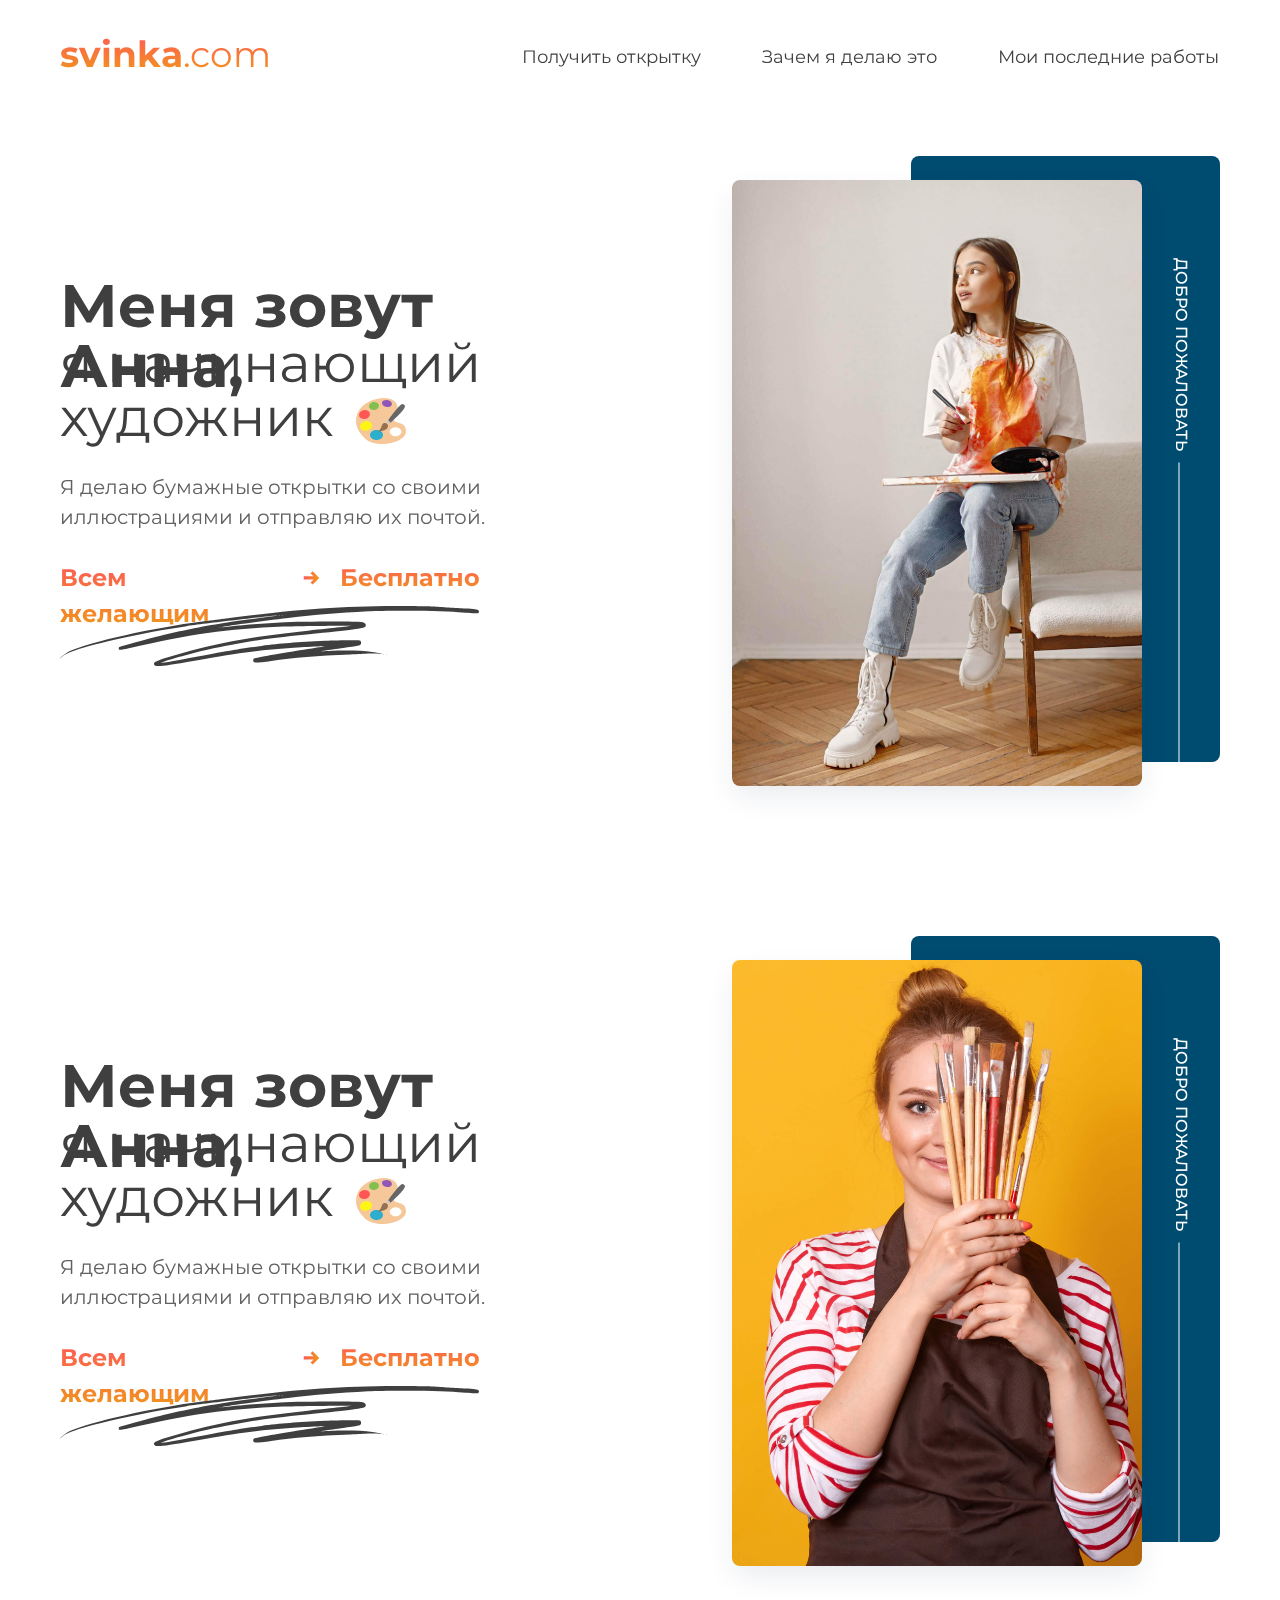
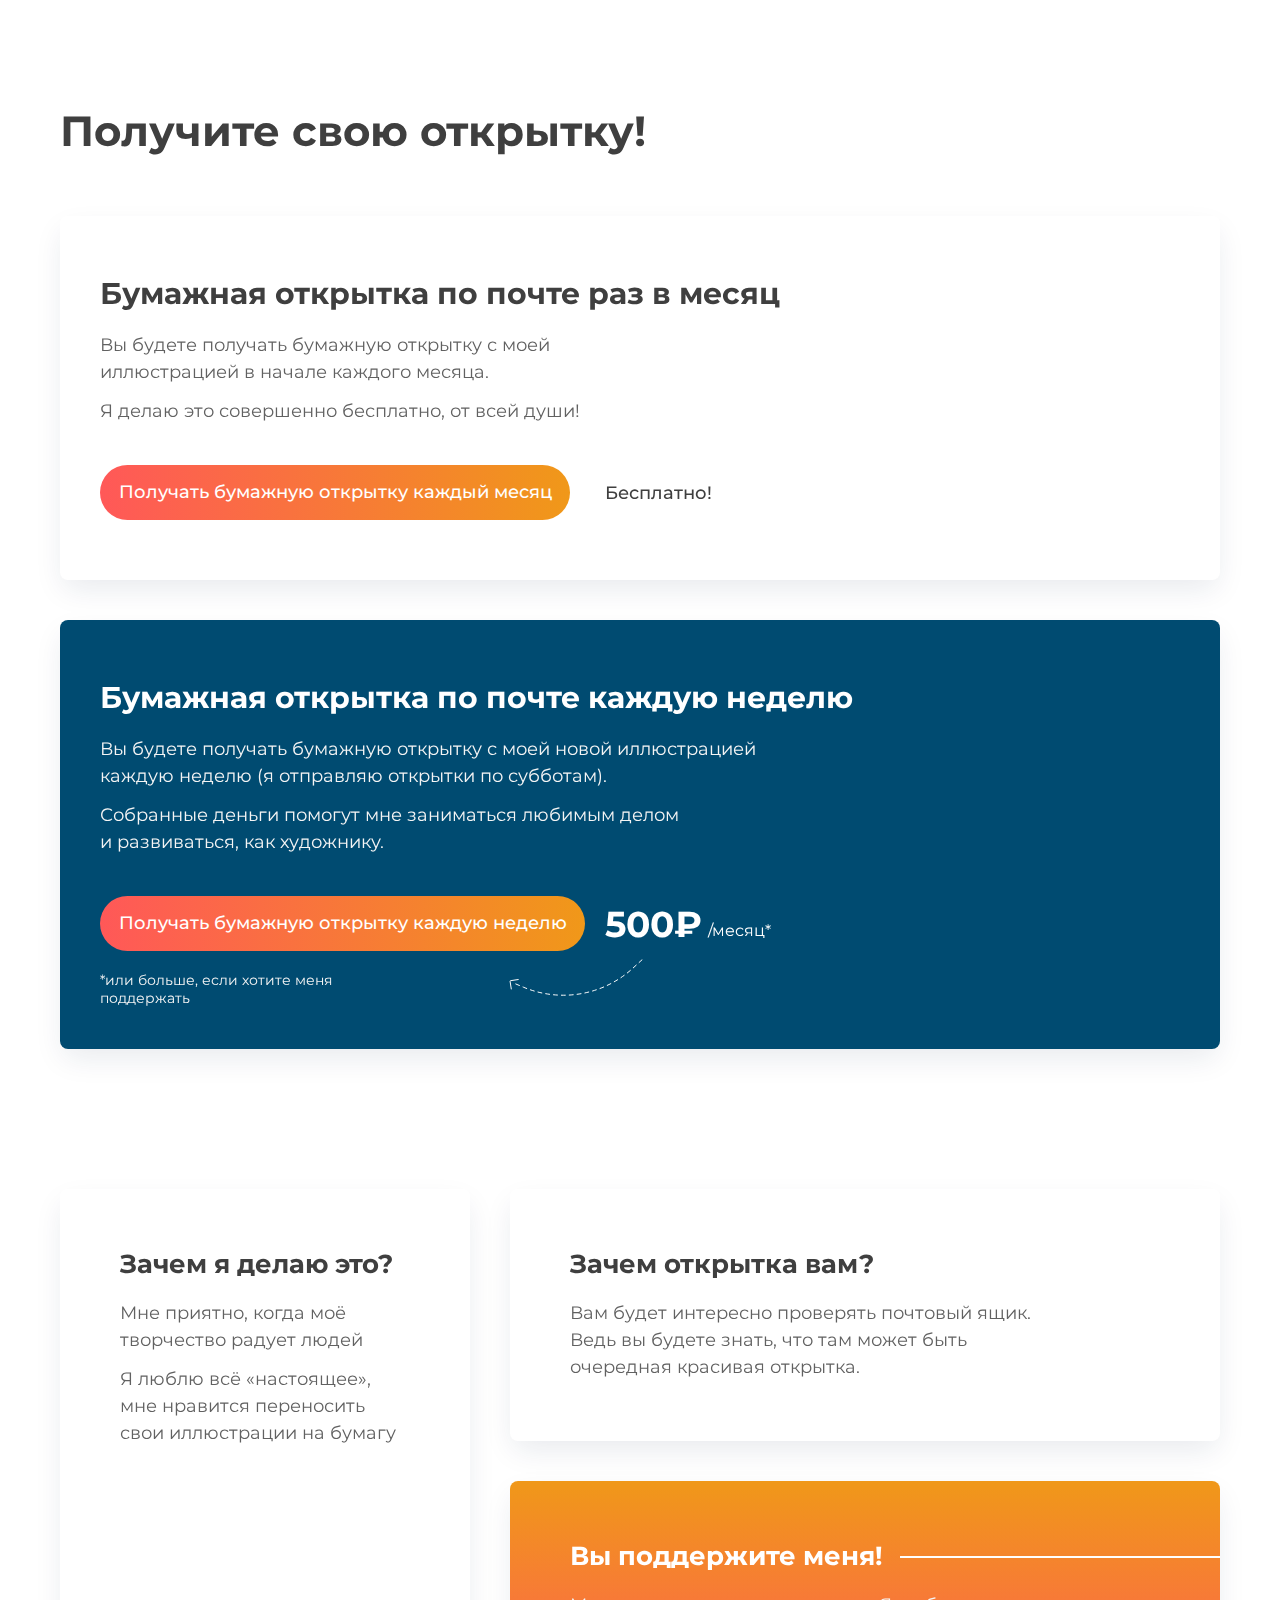
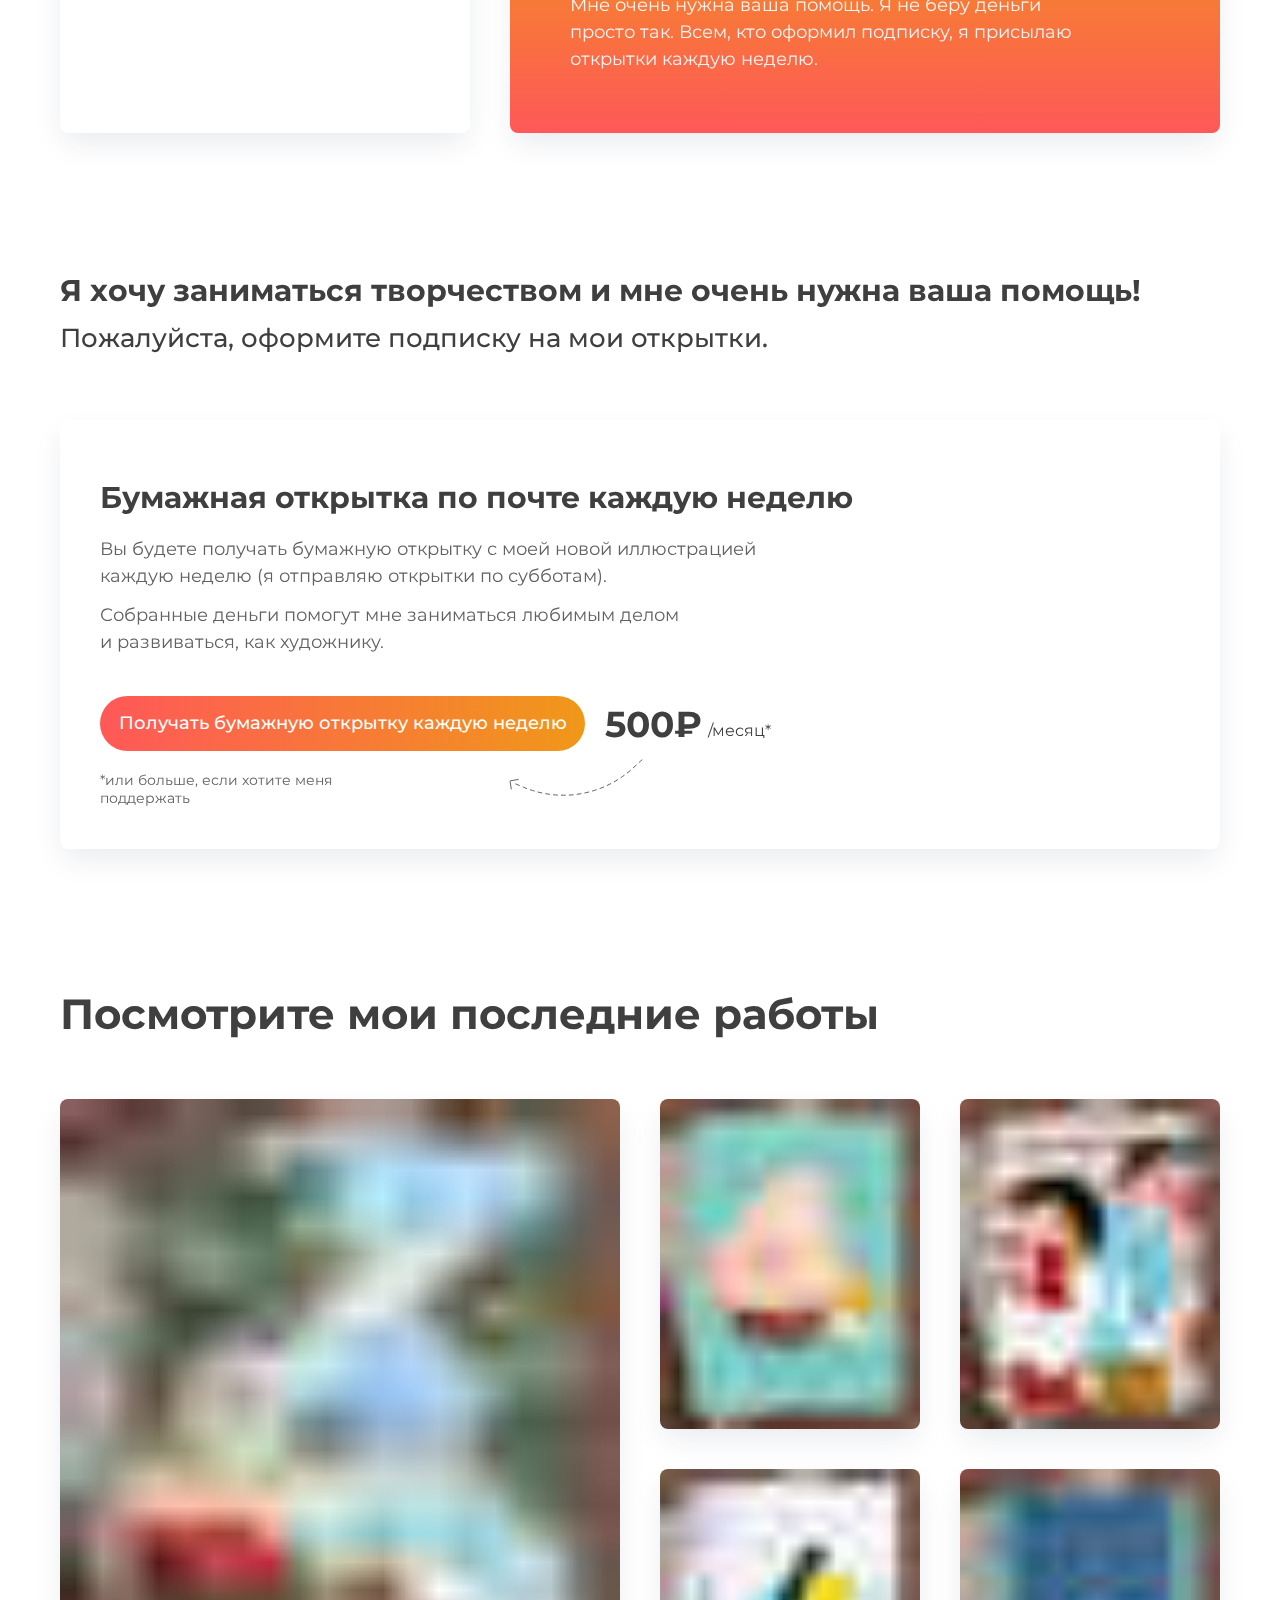
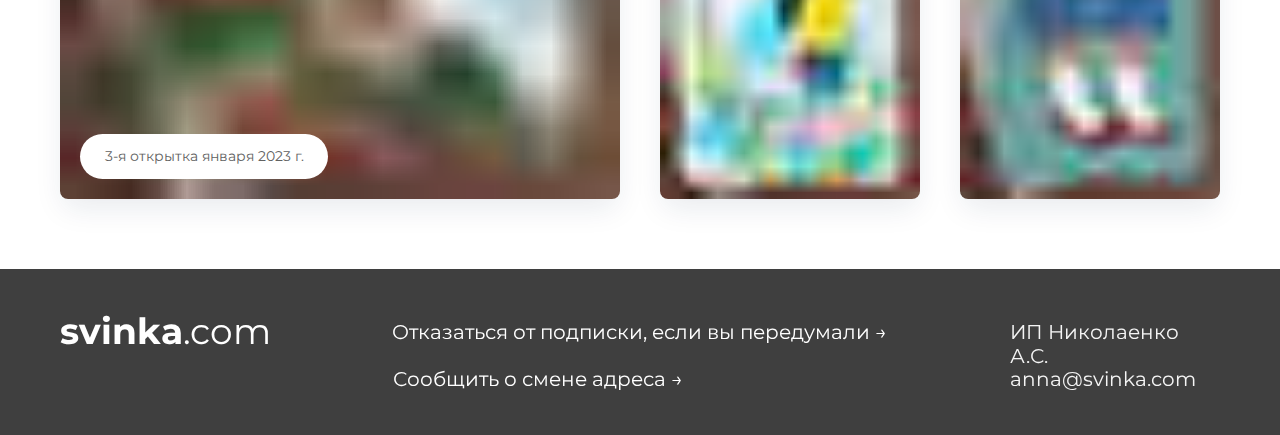
<file: index.html>
<!DOCTYPE html><html><head><meta charset="utf-8" /><meta http-equiv="Content-Type" content="text/html; charset=utf-8" /><meta name="viewport" content="width=device-width, initial-scale=1.0" /> <!--metatextblock--><title>Бумажная открытка по почте каждую неделю </title><meta property="og:url" content="http://project6725959.tilda.ws" /><meta property="og:title" content="Бумажная открытка по почте каждую неделю " /><meta property="og:description" content="" /><meta property="og:type" content="website" /><meta property="og:image" content="images/tild3032-6339-4564-b234-353463396461__frame_2279.jpg" /><link rel="canonical" href="http://project6725959.tilda.ws"><!--/metatextblock--><meta name="format-detection" content="telephone=no" /><meta http-equiv="x-dns-prefetch-control" content="on"><link rel="dns-prefetch" href="https://ws.tildacdn.com"><link rel="shortcut icon" href="images/tild3238-3632-4763-b835-663262616164__small2.ico" type="image/x-icon" /><link rel="apple-touch-icon" href="images/tild3961-3337-4661-a633-366531343031__med.png"><link rel="apple-touch-icon" sizes="76x76" href="images/tild3961-3337-4661-a633-366531343031__med.png"><link rel="apple-touch-icon" sizes="152x152" href="images/tild3961-3337-4661-a633-366531343031__med.png"><link rel="apple-touch-startup-image" href="images/tild3961-3337-4661-a633-366531343031__med.png"><meta name="msapplication-TileColor" content="#000000"><meta name="msapplication-TileImage" content="images/tild6263-6432-4863-b865-613438383164__big.png"><!-- Assets --><script src="https://neo.tildacdn.com/js/tilda-fallback-1.0.min.js" charset="utf-8" async></script><link rel="stylesheet" href="css/tilda-grid-3.0.min.css" type="text/css" media="all" onerror="this.loaderr='y';"/><link rel="stylesheet" href="css/tilda-blocks-page33750832.min.css?t=1675765760" type="text/css" media="all" onerror="this.loaderr='y';" /><link rel="preconnect" href="https://fonts.gstatic.com"><link href="https://fonts.googleapis.com/css2?family=Montserrat:wght@300;400;500;600;700&subset=latin,cyrillic" rel="stylesheet"><link rel="stylesheet" href="css/tilda-popup-1.1.min.css" type="text/css" media="print" onload="this.media='all';" onerror="this.loaderr='y';" /><noscript><link rel="stylesheet" href="css/tilda-popup-1.1.min.css" type="text/css" media="all" /></noscript><link rel="stylesheet" href="css/tilda-forms-1.0.min.css" type="text/css" media="all" onerror="this.loaderr='y';" /><link rel="stylesheet" href="css/tilda-zoom-2.0.min.css" type="text/css" media="print" onload="this.media='all';" onerror="this.loaderr='y';" /><noscript><link rel="stylesheet" href="css/tilda-zoom-2.0.min.css" type="text/css" media="all" /></noscript><script type="text/javascript">(function (d) {
if (!d.visibilityState) {
var s = d.createElement('script');
s.src = 'js/tilda-polyfill-1.0.min.js';
d.getElementsByTagName('head')[0].appendChild(s);
}
})(document);
function t_onReady(func) {
if (document.readyState != 'loading') {
func();
} else {
document.addEventListener('DOMContentLoaded', func);
}
}
function t_onFuncLoad(funcName, okFunc, time) {
if (typeof window[funcName] === 'function') {
okFunc();
} else {
setTimeout(function() {
t_onFuncLoad(funcName, okFunc, time);
},(time || 100));
}
}function t_throttle(fn, threshhold, scope) {return function () {fn.apply(scope || this, arguments);};}function t396_initialScale(t){var e=document.getElementById("rec"+t);if(e){var r=e.querySelector(".t396__artboard");if(r){var a,i=document.documentElement.clientWidth,l=[],d=r.getAttribute("data-artboard-screens");if(d){d=d.split(",");for(var o=0;o<d.length;o++)l[o]=parseInt(d[o],10)}else l=[320,480,640,960,1200];for(o=0;o<l.length;o++){var n=l[o];n<=i&&(a=n)}var g="edit"===window.allrecords.getAttribute("data-tilda-mode"),u="center"===t396_getFieldValue(r,"valign",a,l),c="grid"===t396_getFieldValue(r,"upscale",a,l),t=t396_getFieldValue(r,"height_vh",a,l),f=t396_getFieldValue(r,"height",a,l),e=!!window.opr&&!!window.opr.addons||!!window.opera||-1!==navigator.userAgent.indexOf(" OPR/");if(!g&&u&&!c&&!t&&f&&!e){for(var s=parseFloat((i/a).toFixed(3)),_=[r,r.querySelector(".t396__carrier"),r.querySelector(".t396__filter")],o=0;o<_.length;o++)_[o].style.height=parseInt(f,10)*s+"px";for(var h=r.querySelectorAll(".t396__elem"),o=0;o<h.length;o++)h[o].style.zoom=s}}}}function t396_getFieldValue(t,e,r,a){var i=a[a.length-1],l=r===i?t.getAttribute("data-artboard-"+e):t.getAttribute("data-artboard-"+e+"-res-"+r);if(!l)for(var d=0;d<a.length;d++){var o=a[d];if(!(o<=r)&&(l=o===i?t.getAttribute("data-artboard-"+e):t.getAttribute("data-artboard-"+e+"-res-"+o)))break}return l}</script><script src="js/tilda-scripts-3.0.min.js" charset="utf-8" defer onerror="this.loaderr='y';"></script><script src="js/tilda-blocks-page33750832.min.js?t=1675765760" charset="utf-8" async onerror="this.loaderr='y';"></script><script src="js/lazyload-1.3.min.js" charset="utf-8" async onerror="this.loaderr='y';"></script><script src="js/tilda-zero-1.1.min.js" charset="utf-8" async onerror="this.loaderr='y';"></script><script src="js/tilda-popup-1.0.min.js" charset="utf-8" async onerror="this.loaderr='y';"></script><script src="js/tilda-forms-1.0.min.js" charset="utf-8" async onerror="this.loaderr='y';"></script><script src="js/tilda-zoom-2.0.min.js" charset="utf-8" async onerror="this.loaderr='y';"></script><script src="js/hammer.min.js" charset="utf-8" async onerror="this.loaderr='y';"></script><script src="js/tilda-zero-scale-1.0.min.js" charset="utf-8" async onerror="this.loaderr='y';"></script><script src="js/tilda-events-1.0.min.js" charset="utf-8" async onerror="this.loaderr='y';"></script><script type="text/javascript">window.dataLayer = window.dataLayer || [];</script><script type="text/javascript">(function () {
if((/bot|google|yandex|baidu|bing|msn|duckduckbot|teoma|slurp|crawler|spider|robot|crawling|facebook/i.test(navigator.userAgent))===false && typeof(sessionStorage)!='undefined' && sessionStorage.getItem('visited')!=='y' && document.visibilityState){
var style=document.createElement('style');
style.type='text/css';
style.innerHTML='@media screen and (min-width: 980px) {.t-records {opacity: 0;}.t-records_animated {-webkit-transition: opacity ease-in-out .2s;-moz-transition: opacity ease-in-out .2s;-o-transition: opacity ease-in-out .2s;transition: opacity ease-in-out .2s;}.t-records.t-records_visible {opacity: 1;}}';
document.getElementsByTagName('head')[0].appendChild(style);
function t_setvisRecs(){
var alr=document.querySelectorAll('.t-records');
Array.prototype.forEach.call(alr, function(el) {
el.classList.add("t-records_animated");
});
setTimeout(function () {
Array.prototype.forEach.call(alr, function(el) {
el.classList.add("t-records_visible");
});
sessionStorage.setItem("visited", "y");
}, 400);
} 
document.addEventListener('DOMContentLoaded', t_setvisRecs);
}
})();</script></head><body class="t-body" style="margin:0;"><!--allrecords--><div id="allrecords" data-tilda-export="yes" class="t-records" data-hook="blocks-collection-content-node" data-tilda-project-id="6725959" data-tilda-page-id="33750832" data-tilda-formskey="86014b3fc372ef64ac3206aec6725959" data-tilda-lazy="yes"><div id="rec545449124" class="r t-rec t-screenmin-980px" style=" " data-animationappear="off" data-record-type="396" data-screen-min="980px" ><!-- T396 --><style>#rec545449124 .t396__artboard {height: 76px; background-color: #ffffff; }#rec545449124 .t396__filter {height: 76px; }#rec545449124 .t396__carrier{height: 76px; background-position: center center; background-attachment: scroll;background-size: cover;background-repeat: no-repeat;}@media screen and (max-width: 1199px) {#rec545449124 .t396__artboard {}#rec545449124 .t396__filter {}#rec545449124 .t396__carrier {background-attachment: scroll;}}@media screen and (max-width: 959px) {#rec545449124 .t396__artboard {height: 60px;}#rec545449124 .t396__filter {height: 60px;}#rec545449124 .t396__carrier {height: 60px;background-attachment: scroll;}}@media screen and (max-width: 639px) {#rec545449124 .t396__artboard {}#rec545449124 .t396__filter {}#rec545449124 .t396__carrier {background-attachment: scroll;}}@media screen and (max-width: 479px) {#rec545449124 .t396__artboard {}#rec545449124 .t396__filter {}#rec545449124 .t396__carrier {background-attachment: scroll;}} #rec545449124 .tn-elem[data-elem-id="1675347006847"] {color: transparent;background-image: linear-gradient(180deg, rgba(255,88,88,1) 0%, rgba(240,152,25,1) 100%);-webkit-background-clip: text;will-change: transform; text-align: LEFT; z-index: 1; top: 32px;left: calc(50% - 600px + 20px);width: 209px;}#rec545449124 .tn-elem[data-elem-id="1675347006847"] .tn-atom {color: transparent;background-image: linear-gradient(180deg, rgba(255,88,88,1) 0%, rgba(240,152,25,1) 100%);-webkit-background-clip: text;will-change: transform; font-size: 36px; font-family: 'Montserrat',Arial,sans-serif; line-height: NaN; font-weight: 400; background-position: center center ;border-color: transparent ;border-style: solid ; }@media screen and (max-width: 1199px) {}@media screen and (max-width: 959px) {#rec545449124 .tn-elem[data-elem-id="1675347006847"] {top: 8px;width: 118px;}#rec545449124 .tn-elem[data-elem-id="1675347006847"] .tn-atom { font-size: 36px; }}@media screen and (max-width: 639px) {#rec545449124 .tn-elem[data-elem-id="1675347006847"] {left: calc(50% - 240px + 10px);}}@media screen and (max-width: 479px) {#rec545449124 .tn-elem[data-elem-id="1675347006847"] {left: calc(50% - 160px + 10px);}} #rec545449124 .tn-elem[data-elem-id="1675417779755"] { color: #3f3f3f; text-align: center; z-index: 5; top: 44px;left: calc(50% - 600px + 957px);width: 223px;height:28px;}#rec545449124 .tn-elem[data-elem-id="1675417779755"] .tn-atom { color: #3f3f3f; font-size: 18px; font-family: 'Montserrat',Arial,sans-serif; line-height: 1.55; font-weight: 400; border-radius: 30px; background-position: center center ;border-color: transparent ;border-style: solid ; transition: background-color 0s ease-in-out, color 0s ease-in-out, border-color 0s ease-in-out; }@media (hover), (min-width:0\0) {#rec545449124 .tn-elem[data-elem-id="1675417779755"] .tn-atom:hover { color: #ff8c2e; }}@media screen and (max-width: 1199px) {#rec545449124 .tn-elem[data-elem-id="1675417779755"] {top: 46px;left: calc(50% - 480px + 717px);}}@media screen and (max-width: 959px) {#rec545449124 .tn-elem[data-elem-id="1675417779755"] {top: -160px;left: calc(50% - 320px + 387px);width: 179px;}#rec545449124 .tn-elem[data-elem-id="1675417779755"] .tn-atom { font-size: 14px; }}@media screen and (max-width: 639px) {#rec545449124 .tn-elem[data-elem-id="1675417779755"] {top: -90px;left: calc(50% - 240px + 301px);}}@media screen and (max-width: 479px) {#rec545449124 .tn-elem[data-elem-id="1675417779755"] {left: calc(50% - 160px + 301px);}} #rec545449124 .tn-elem[data-elem-id="1675417893289"] { color: #3f3f3f; text-align: center; z-index: 6; top: 44px;left: calc(50% - 600px + 722px);width: 175px;height:28px;}#rec545449124 .tn-elem[data-elem-id="1675417893289"] .tn-atom { color: #3f3f3f; font-size: 18px; font-family: 'Montserrat',Arial,sans-serif; line-height: 1.55; font-weight: 400; border-radius: 30px; background-position: center center ;border-color: transparent ;border-style: solid ; transition: background-color 0s ease-in-out, color 0s ease-in-out, border-color 0s ease-in-out; }@media (hover), (min-width:0\0) {#rec545449124 .tn-elem[data-elem-id="1675417893289"] .tn-atom:hover { color: #ff8c2e; }}@media screen and (max-width: 1199px) {#rec545449124 .tn-elem[data-elem-id="1675417893289"] {top: 46px;left: calc(50% - 480px + 502px);}}@media screen and (max-width: 959px) {#rec545449124 .tn-elem[data-elem-id="1675417893289"] {top: -160px;left: calc(50% - 320px + 236px);width: 141px;}#rec545449124 .tn-elem[data-elem-id="1675417893289"] .tn-atom { font-size: 14px; }}@media screen and (max-width: 639px) {#rec545449124 .tn-elem[data-elem-id="1675417893289"] {top: -90px;left: calc(50% - 240px + 150px);}}@media screen and (max-width: 479px) {#rec545449124 .tn-elem[data-elem-id="1675417893289"] {left: calc(50% - 160px + 150px);}} #rec545449124 .tn-elem[data-elem-id="1675417903778"] { color: #3f3f3f; text-align: center; z-index: 7; top: 44px;left: calc(50% - 600px + 480px);width: 182px;height:28px;}#rec545449124 .tn-elem[data-elem-id="1675417903778"] .tn-atom { color: #3f3f3f; font-size: 18px; font-family: 'Montserrat',Arial,sans-serif; line-height: 1.55; font-weight: 400; border-radius: 30px; background-position: center center ;border-color: transparent ;border-style: solid ; transition: background-color 0s ease-in-out, color 0s ease-in-out, border-color 0s ease-in-out; }@media (hover), (min-width:0\0) {#rec545449124 .tn-elem[data-elem-id="1675417903778"] .tn-atom:hover { color: #ff8c2e; }}@media screen and (max-width: 1199px) {#rec545449124 .tn-elem[data-elem-id="1675417903778"] {top: 46px;left: calc(50% - 480px + 280px);}}@media screen and (max-width: 959px) {#rec545449124 .tn-elem[data-elem-id="1675417903778"] {top: -160px;left: calc(50% - 320px + 80px);width: 146px;}#rec545449124 .tn-elem[data-elem-id="1675417903778"] .tn-atom { font-size: 14px; }}@media screen and (max-width: 639px) {#rec545449124 .tn-elem[data-elem-id="1675417903778"] {top: -90px;left: calc(50% - 240px + -6px);}}@media screen and (max-width: 479px) {#rec545449124 .tn-elem[data-elem-id="1675417903778"] {left: calc(50% - 160px + -6px);}}</style><div class='t396'><div class="t396__artboard" data-artboard-recid="545449124" data-artboard-screens="320,480,640,960,1200" data-artboard-height="76" data-artboard-valign="center" data-artboard-upscale="grid" data-artboard-height-res-640="60" 
><div class="t396__carrier" data-artboard-recid="545449124"></div><div class="t396__filter" data-artboard-recid="545449124"></div><div class='t396__elem tn-elem tn-elem__5454491241675347006847' data-elem-id='1675347006847' data-elem-type='text' data-field-top-value="32" data-field-left-value="20" data-field-width-value="209" data-field-axisy-value="top" data-field-axisx-value="left" data-field-container-value="grid" data-field-topunits-value="px" data-field-leftunits-value="px" data-field-heightunits-value="" data-field-widthunits-value="px" data-field-left-res-320-value="10" data-field-left-res-480-value="10" data-field-top-res-640-value="8" data-field-width-res-640-value="118" 
><div class='tn-atom'><a href="/"style="color: inherit"><strong>svinka</strong>.<span style="font-weight: 400;">com</span></a></div> </div> <div class='t396__elem tn-elem tn-elem__5454491241675417779755' data-elem-id='1675417779755' data-elem-type='button' data-field-top-value="44" data-field-left-value="957" data-field-height-value="28" data-field-width-value="223" data-field-axisy-value="top" data-field-axisx-value="left" data-field-container-value="grid" data-field-topunits-value="px" data-field-leftunits-value="px" data-field-heightunits-value="" data-field-widthunits-value="" data-field-left-res-320-value="301" data-field-top-res-480-value="-90" data-field-left-res-480-value="301" data-field-top-res-640-value="-160" data-field-left-res-640-value="387" data-field-width-res-640-value="179" data-field-top-res-960-value="46" data-field-left-res-960-value="717" 
><a class='tn-atom' href="#case" >Мои последние работы</a></div> <div class='t396__elem tn-elem tn-elem__5454491241675417893289' data-elem-id='1675417893289' data-elem-type='button' data-field-top-value="44" data-field-left-value="722" data-field-height-value="28" data-field-width-value="175" data-field-axisy-value="top" data-field-axisx-value="left" data-field-container-value="grid" data-field-topunits-value="px" data-field-leftunits-value="px" data-field-heightunits-value="" data-field-widthunits-value="" data-field-left-res-320-value="150" data-field-top-res-480-value="-90" data-field-left-res-480-value="150" data-field-top-res-640-value="-160" data-field-left-res-640-value="236" data-field-width-res-640-value="141" data-field-top-res-960-value="46" data-field-left-res-960-value="502" 
><a class='tn-atom' href="#why" >Зачем я делаю это</a></div> <div class='t396__elem tn-elem tn-elem__5454491241675417903778' data-elem-id='1675417903778' data-elem-type='button' data-field-top-value="44" data-field-left-value="480" data-field-height-value="28" data-field-width-value="182" data-field-axisy-value="top" data-field-axisx-value="left" data-field-container-value="grid" data-field-topunits-value="px" data-field-leftunits-value="px" data-field-heightunits-value="" data-field-widthunits-value="" data-field-left-res-320-value="-6" data-field-top-res-480-value="-90" data-field-left-res-480-value="-6" data-field-top-res-640-value="-160" data-field-left-res-640-value="80" data-field-width-res-640-value="146" data-field-top-res-960-value="46" data-field-left-res-960-value="280" 
><a class='tn-atom' href="#get" >Получить открытку</a></div> </div> </div> <script>t_onReady(function () {
t_onFuncLoad('t396_init', function () {
t396_init('545449124');
});
});</script><!-- /T396 --></div><div id="rec545811615" class="r t-rec t-screenmax-980px" style=" " data-animationappear="off" data-record-type="396" data-screen-max="980px" ><!-- T396 --><style>#rec545811615 .t396__artboard {height: 76px; background-color: #ffffff; }#rec545811615 .t396__filter {height: 76px; }#rec545811615 .t396__carrier{height: 76px; background-position: center center; background-attachment: scroll;background-size: cover;background-repeat: no-repeat;}@media screen and (max-width: 1199px) {#rec545811615 .t396__artboard {}#rec545811615 .t396__filter {}#rec545811615 .t396__carrier {background-attachment: scroll;}}@media screen and (max-width: 959px) {#rec545811615 .t396__artboard {height: 60px;}#rec545811615 .t396__filter {height: 60px;}#rec545811615 .t396__carrier {height: 60px;background-attachment: scroll;}}@media screen and (max-width: 639px) {#rec545811615 .t396__artboard {height: 60px;}#rec545811615 .t396__filter {height: 60px;}#rec545811615 .t396__carrier {height: 60px;background-attachment: scroll;}}@media screen and (max-width: 479px) {#rec545811615 .t396__artboard {height: 60px;}#rec545811615 .t396__filter {height: 60px;}#rec545811615 .t396__carrier {height: 60px;background-attachment: scroll;}} #rec545811615 .tn-elem[data-elem-id="1675347006847"] {color: transparent;background-image: linear-gradient(180deg, rgba(255,88,88,1) 0%, rgba(240,152,25,1) 100%);-webkit-background-clip: text;will-change: transform; text-align: LEFT; z-index: 1; top: 32px;left: calc(50% - 600px + 20px);width: 209px;}#rec545811615 .tn-elem[data-elem-id="1675347006847"] .tn-atom {color: transparent;background-image: linear-gradient(180deg, rgba(255,88,88,1) 0%, rgba(240,152,25,1) 100%);-webkit-background-clip: text;will-change: transform; font-size: 36px; font-family: 'Montserrat',Arial,sans-serif; line-height: NaN; font-weight: 400; background-position: center center ;border-color: transparent ;border-style: solid ; }@media screen and (max-width: 1199px) {}@media screen and (max-width: 959px) {#rec545811615 .tn-elem[data-elem-id="1675347006847"] {top: 8px;left: calc(50% - 320px + 20px);width: 118px;}#rec545811615 .tn-elem[data-elem-id="1675347006847"] .tn-atom { font-size: 36px; }}@media screen and (max-width: 639px) {#rec545811615 .tn-elem[data-elem-id="1675347006847"] {top: 12px;left: calc(50% - 240px + 10px);}#rec545811615 .tn-elem[data-elem-id="1675347006847"] .tn-atom { font-size: 30px; }}@media screen and (max-width: 479px) {#rec545811615 .tn-elem[data-elem-id="1675347006847"] {top: 13px;left: calc(50% - 160px + 10px);}#rec545811615 .tn-elem[data-elem-id="1675347006847"] .tn-atom { font-size: 28px; }} #rec545811615 .tn-elem[data-elem-id="1675417779755"] { color: #3f3f3f; text-align: center; z-index: 5; top: 44px;left: calc(50% - 600px + 957px);width: 223px;height:28px;}#rec545811615 .tn-elem[data-elem-id="1675417779755"] .tn-atom { color: #3f3f3f; font-size: 18px; font-family: 'Montserrat',Arial,sans-serif; line-height: 1.55; font-weight: 400; border-radius: 30px; background-position: center center ;border-color: transparent ;border-style: solid ; transition: background-color 0s ease-in-out, color 0s ease-in-out, border-color 0s ease-in-out; }@media (hover), (min-width:0\0) {#rec545811615 .tn-elem[data-elem-id="1675417779755"] .tn-atom:hover { color: #ff8c2e; }}@media screen and (max-width: 1199px) {#rec545811615 .tn-elem[data-elem-id="1675417779755"] {top: 46px;left: calc(50% - 480px + 717px);}}@media screen and (max-width: 959px) {#rec545811615 .tn-elem[data-elem-id="1675417779755"] {top: -100px;left: calc(50% - 320px + 360px);width: 179px;}#rec545811615 .tn-elem[data-elem-id="1675417779755"] .tn-atom { font-size: 14px; }}@media screen and (max-width: 639px) {#rec545811615 .tn-elem[data-elem-id="1675417779755"] {top: -165px;left: calc(50% - 240px + 321px);}}@media screen and (max-width: 479px) {#rec545811615 .tn-elem[data-elem-id="1675417779755"] {left: calc(50% - 160px + 321px);}} #rec545811615 .tn-elem[data-elem-id="1675417893289"] { color: #3f3f3f; text-align: center; z-index: 6; top: 44px;left: calc(50% - 600px + 722px);width: 175px;height:28px;}#rec545811615 .tn-elem[data-elem-id="1675417893289"] .tn-atom { color: #3f3f3f; font-size: 18px; font-family: 'Montserrat',Arial,sans-serif; line-height: 1.55; font-weight: 400; border-radius: 30px; background-position: center center ;border-color: transparent ;border-style: solid ; transition: background-color 0s ease-in-out, color 0s ease-in-out, border-color 0s ease-in-out; }@media (hover), (min-width:0\0) {#rec545811615 .tn-elem[data-elem-id="1675417893289"] .tn-atom:hover { color: #ff8c2e; }}@media screen and (max-width: 1199px) {#rec545811615 .tn-elem[data-elem-id="1675417893289"] {top: 46px;left: calc(50% - 480px + 502px);}}@media screen and (max-width: 959px) {#rec545811615 .tn-elem[data-elem-id="1675417893289"] {top: -100px;left: calc(50% - 320px + 209px);width: 141px;}#rec545811615 .tn-elem[data-elem-id="1675417893289"] .tn-atom { font-size: 14px; }}@media screen and (max-width: 639px) {#rec545811615 .tn-elem[data-elem-id="1675417893289"] {top: -165px;left: calc(50% - 240px + 170px);}}@media screen and (max-width: 479px) {#rec545811615 .tn-elem[data-elem-id="1675417893289"] {left: calc(50% - 160px + 170px);}} #rec545811615 .tn-elem[data-elem-id="1675417903778"] { color: #3f3f3f; text-align: center; z-index: 7; top: 44px;left: calc(50% - 600px + 480px);width: 182px;height:28px;}#rec545811615 .tn-elem[data-elem-id="1675417903778"] .tn-atom { color: #3f3f3f; font-size: 18px; font-family: 'Montserrat',Arial,sans-serif; line-height: 1.55; font-weight: 400; border-radius: 30px; background-position: center center ;border-color: transparent ;border-style: solid ; transition: background-color 0s ease-in-out, color 0s ease-in-out, border-color 0s ease-in-out; }@media (hover), (min-width:0\0) {#rec545811615 .tn-elem[data-elem-id="1675417903778"] .tn-atom:hover { color: #ff8c2e; }}@media screen and (max-width: 1199px) {#rec545811615 .tn-elem[data-elem-id="1675417903778"] {top: 46px;left: calc(50% - 480px + 280px);}}@media screen and (max-width: 959px) {#rec545811615 .tn-elem[data-elem-id="1675417903778"] {top: -100px;left: calc(50% - 320px + 53px);width: 146px;}#rec545811615 .tn-elem[data-elem-id="1675417903778"] .tn-atom { font-size: 14px; }}@media screen and (max-width: 639px) {#rec545811615 .tn-elem[data-elem-id="1675417903778"] {top: -165px;left: calc(50% - 240px + 14px);}}@media screen and (max-width: 479px) {#rec545811615 .tn-elem[data-elem-id="1675417903778"] {left: calc(50% - 160px + 14px);}}</style><div class='t396'><div class="t396__artboard" data-artboard-recid="545811615" data-artboard-screens="320,480,640,960,1200" data-artboard-height="76" data-artboard-valign="center" data-artboard-upscale="grid" data-artboard-height-res-320="60" data-artboard-height-res-480="60" data-artboard-height-res-640="60" 
><div class="t396__carrier" data-artboard-recid="545811615"></div><div class="t396__filter" data-artboard-recid="545811615"></div><div class='t396__elem tn-elem tn-elem__5458116151675347006847' data-elem-id='1675347006847' data-elem-type='text' data-field-top-value="32" data-field-left-value="20" data-field-width-value="209" data-field-axisy-value="top" data-field-axisx-value="left" data-field-container-value="grid" data-field-topunits-value="px" data-field-leftunits-value="px" data-field-heightunits-value="" data-field-widthunits-value="px" data-field-top-res-320-value="13" data-field-left-res-320-value="10" data-field-top-res-480-value="12" data-field-left-res-480-value="10" data-field-top-res-640-value="8" data-field-left-res-640-value="20" data-field-width-res-640-value="118" 
><div class='tn-atom'><a href="/"style="color: inherit"><strong>svinka</strong>.<span style="font-weight: 400;">com</span></a></div> </div> <div class='t396__elem tn-elem tn-elem__5458116151675417779755' data-elem-id='1675417779755' data-elem-type='button' data-field-top-value="44" data-field-left-value="957" data-field-height-value="28" data-field-width-value="223" data-field-axisy-value="top" data-field-axisx-value="left" data-field-container-value="grid" data-field-topunits-value="px" data-field-leftunits-value="px" data-field-heightunits-value="" data-field-widthunits-value="" data-field-left-res-320-value="321" data-field-top-res-480-value="-165" data-field-left-res-480-value="321" data-field-top-res-640-value="-100" data-field-left-res-640-value="360" data-field-width-res-640-value="179" data-field-top-res-960-value="46" data-field-left-res-960-value="717" 
><a class='tn-atom' href="#case" >Мои последние работы</a></div> <div class='t396__elem tn-elem tn-elem__5458116151675417893289' data-elem-id='1675417893289' data-elem-type='button' data-field-top-value="44" data-field-left-value="722" data-field-height-value="28" data-field-width-value="175" data-field-axisy-value="top" data-field-axisx-value="left" data-field-container-value="grid" data-field-topunits-value="px" data-field-leftunits-value="px" data-field-heightunits-value="" data-field-widthunits-value="" data-field-left-res-320-value="170" data-field-top-res-480-value="-165" data-field-left-res-480-value="170" data-field-top-res-640-value="-100" data-field-left-res-640-value="209" data-field-width-res-640-value="141" data-field-top-res-960-value="46" data-field-left-res-960-value="502" 
><a class='tn-atom' href="#why" >Зачем я делаю это</a></div> <div class='t396__elem tn-elem tn-elem__5458116151675417903778' data-elem-id='1675417903778' data-elem-type='button' data-field-top-value="44" data-field-left-value="480" data-field-height-value="28" data-field-width-value="182" data-field-axisy-value="top" data-field-axisx-value="left" data-field-container-value="grid" data-field-topunits-value="px" data-field-leftunits-value="px" data-field-heightunits-value="" data-field-widthunits-value="" data-field-left-res-320-value="14" data-field-top-res-480-value="-165" data-field-left-res-480-value="14" data-field-top-res-640-value="-100" data-field-left-res-640-value="53" data-field-width-res-640-value="146" data-field-top-res-960-value="46" data-field-left-res-960-value="280" 
><a class='tn-atom' href="#get" >Получить открытку</a></div> </div> </div> <script>t_onReady(function () {
t_onFuncLoad('t396_init', function () {
t396_init('545811615');
});
});</script><!-- /T396 --></div><div id="rec545818781" class="r t-rec t-screenmax-980px" style=" " data-animationappear="off" data-record-type="309" data-screen-max="980px" ><!-- T280 --><div id="nav545818781marker"></div><div id="nav545818781" class="t280 " data-menu="yes" data-appearoffset="" ><div class="t280__container t280__positionabsolute" style=""><div class="t280__container__bg" style="background-color: rgba(0,0,0,0.0); " data-bgcolor-hex="#000000" data-bgcolor-rgba="rgba(0,0,0,0.0)" data-navmarker="nav545818781marker" data-appearoffset="" data-bgopacity="0.0" data-menu-shadow="0px 1px 3px rgba(0,0,0,0.)"></div><div class="t280__menu__content t280__col-12"><div class="t280__logo__container" style="min-height:60px;"></div><div class="t-menuburger t-menuburger_second "><span style="background-color:#3f3f3f;"></span><span style="background-color:#3f3f3f;"></span><span style="background-color:#3f3f3f;"></span><span style="background-color:#3f3f3f;"></span></div><script>function t_menuburger_init(recid) {
var rec = document.querySelector('#rec' + recid);
if (!rec) return;
var burger = rec.querySelector('.t-menuburger');
if (!burger) return;
var isSecondStyle = burger.classList.contains('t-menuburger_second');
if (isSecondStyle && !window.isMobile && !('ontouchend' in document)) {
burger.addEventListener('mouseenter', function() {
if (burger.classList.contains('t-menuburger-opened')) return;
burger.classList.remove('t-menuburger-unhovered');
burger.classList.add('t-menuburger-hovered');
});
burger.addEventListener('mouseleave', function() {
if (burger.classList.contains('t-menuburger-opened')) return;
burger.classList.remove('t-menuburger-hovered');
burger.classList.add('t-menuburger-unhovered');
setTimeout(function() {
burger.classList.remove('t-menuburger-unhovered');
}, 300);
});
}
burger.addEventListener('click', function() {
if (!burger.closest('.tmenu-mobile') &&
!burger.closest('.t450__burger_container') &&
!burger.closest('.t466__container') &&
!burger.closest('.t204__burger')) {
burger.classList.toggle('t-menuburger-opened');
burger.classList.remove('t-menuburger-unhovered');
}
});
var menu = rec.querySelector('[data-menu="yes"]');
if (!menu) return;
var menuLinks = menu.querySelectorAll('.t-menu__link-item');
var submenuClassList = ['t978__menu-link_hook', 't978__tm-link', 't966__tm-link', 't794__tm-link', 't-menusub__target-link'];
Array.prototype.forEach.call(menuLinks, function (link) {
link.addEventListener('click', function () {
var isSubmenuHook = submenuClassList.some(function (submenuClass) {
return link.classList.contains(submenuClass);
});
if (isSubmenuHook) return;
burger.classList.remove('t-menuburger-opened');
});
});
menu.addEventListener('clickedAnchorInTooltipMenu', function () {
burger.classList.remove('t-menuburger-opened');
});
}
t_onReady(function() {
t_onFuncLoad('t_menuburger_init', function(){t_menuburger_init('545818781');});
});</script><style>.t-menuburger {
position: relative;
flex-shrink: 0;
width: 28px;
height: 20px;
-webkit-transform: rotate(0deg);
transform: rotate(0deg);
transition: .5s ease-in-out;
cursor: pointer;
z-index: 999;
}
/*---menu burger lines---*/
.t-menuburger span {
display: block;
position: absolute;
width: 100%;
opacity: 1;
left: 0;
-webkit-transform: rotate(0deg);
transform: rotate(0deg);
transition: .25s ease-in-out;
height: 3px;
background-color: #000;
}
.t-menuburger span:nth-child(1) {
top: 0px;
}
.t-menuburger span:nth-child(2),
.t-menuburger span:nth-child(3) {
top: 8px;
}
.t-menuburger span:nth-child(4) {
top: 16px;
}
/*menu burger big*/
.t-menuburger__big {
width: 42px;
height: 32px;
}
.t-menuburger__big span {
height: 5px;
}
.t-menuburger__big span:nth-child(2),
.t-menuburger__big span:nth-child(3) {
top: 13px;
}
.t-menuburger__big span:nth-child(4) {
top: 26px;
}
/*menu burger small*/
.t-menuburger__small {
width: 22px;
height: 14px;
}
.t-menuburger__small span {
height: 2px;
}
.t-menuburger__small span:nth-child(2),
.t-menuburger__small span:nth-child(3) {
top: 6px;
}
.t-menuburger__small span:nth-child(4) {
top: 12px;
}
/*menu burger opened*/
.t-menuburger-opened span:nth-child(1) {
top: 8px;
width: 0%;
left: 50%;
}
.t-menuburger-opened span:nth-child(2) {
-webkit-transform: rotate(45deg);
transform: rotate(45deg);
}
.t-menuburger-opened span:nth-child(3) {
-webkit-transform: rotate(-45deg);
transform: rotate(-45deg);
}
.t-menuburger-opened span:nth-child(4) {
top: 8px;
width: 0%;
left: 50%;
}
.t-menuburger-opened.t-menuburger__big span:nth-child(1) {
top: 6px;
}
.t-menuburger-opened.t-menuburger__big span:nth-child(4) {
top: 18px;
}
.t-menuburger-opened.t-menuburger__small span:nth-child(1),
.t-menuburger-opened.t-menuburger__small span:nth-child(4) {
top: 6px;
}
/*---menu burger first style---*/
@media (hover), (min-width:0\0) {
.t-menuburger_first:hover span:nth-child(1) {
transform: translateY(1px);
}
.t-menuburger_first:hover span:nth-child(4) {
transform: translateY(-1px);
}
.t-menuburger_first.t-menuburger__big:hover span:nth-child(1) {
transform: translateY(3px);
}
.t-menuburger_first.t-menuburger__big:hover span:nth-child(4) {
transform: translateY(-3px);
}
}
/*---menu burger second style---*/
.t-menuburger_second span:nth-child(2),
.t-menuburger_second span:nth-child(3) {
width: 80%;
left: 20%;
right: 0;
}
@media (hover), (min-width:0\0) {
.t-menuburger_second.t-menuburger-hovered span:nth-child(2),
.t-menuburger_second.t-menuburger-hovered span:nth-child(3) {
animation: t-menuburger-anim 0.3s ease-out normal forwards;
}
.t-menuburger_second.t-menuburger-unhovered span:nth-child(2),
.t-menuburger_second.t-menuburger-unhovered span:nth-child(3) {
animation: t-menuburger-anim2 0.3s ease-out normal forwards;
}
}
.t-menuburger_second.t-menuburger-opened span:nth-child(2),
.t-menuburger_second.t-menuburger-opened span:nth-child(3){
left: 0;
right: 0;
width: 100%!important;
}
/*---menu burger third style---*/
.t-menuburger_third span:nth-child(4) {
width: 70%;
left: unset;
right: 0;
}
@media (hover), (min-width:0\0) {
.t-menuburger_third:not(.t-menuburger-opened):hover span:nth-child(4) {
width: 100%;
}
}
.t-menuburger_third.t-menuburger-opened span:nth-child(4) {
width: 0!important;
right: 50%;
}
/*---menu burger fourth style---*/
.t-menuburger_fourth {
height: 12px;
}
.t-menuburger_fourth.t-menuburger__small {
height: 8px;
}
.t-menuburger_fourth.t-menuburger__big {
height: 18px;
}
.t-menuburger_fourth span:nth-child(2),
.t-menuburger_fourth span:nth-child(3) {
top: 4px;
opacity: 0;
}
.t-menuburger_fourth span:nth-child(4) {
top: 8px;
}
.t-menuburger_fourth.t-menuburger__small span:nth-child(2),
.t-menuburger_fourth.t-menuburger__small span:nth-child(3) {
top: 3px;
}
.t-menuburger_fourth.t-menuburger__small span:nth-child(4) {
top: 6px;
}
.t-menuburger_fourth.t-menuburger__small span:nth-child(2),
.t-menuburger_fourth.t-menuburger__small span:nth-child(3) {
top: 3px;
}
.t-menuburger_fourth.t-menuburger__small span:nth-child(4) {
top: 6px;
}
.t-menuburger_fourth.t-menuburger__big span:nth-child(2),
.t-menuburger_fourth.t-menuburger__big span:nth-child(3) {
top: 6px;
}
.t-menuburger_fourth.t-menuburger__big span:nth-child(4) {
top: 12px;
}
@media (hover), (min-width:0\0) {
.t-menuburger_fourth:not(.t-menuburger-opened):hover span:nth-child(1) {
transform: translateY(1px);
}
.t-menuburger_fourth:not(.t-menuburger-opened):hover span:nth-child(4) {
transform: translateY(-1px);
}
.t-menuburger_fourth.t-menuburger__big:not(.t-menuburger-opened):hover span:nth-child(1) {
transform: translateY(3px);
}
.t-menuburger_fourth.t-menuburger__big:not(.t-menuburger-opened):hover span:nth-child(4) {
transform: translateY(-3px);
}
}
.t-menuburger_fourth.t-menuburger-opened span:nth-child(1),
.t-menuburger_fourth.t-menuburger-opened span:nth-child(4) {
top: 4px;
}
.t-menuburger_fourth.t-menuburger-opened span:nth-child(2),
.t-menuburger_fourth.t-menuburger-opened span:nth-child(3) {
opacity: 1;
}
/*---menu burger animations---*/
@keyframes t-menuburger-anim {
0% {
width: 80%;
left: 20%;
right: 0;
}
50% {
width: 100%;
left: 0;
right: 0;
}
100% {
width: 80%;
left: 0;
right: 20%;
}
}
@keyframes t-menuburger-anim2 {
0% {
width: 80%;
left: 0;
}
50% {
width: 100%;
right: 0;
left: 0;
}
100% {
width: 80%;
left: 20%;
right: 0;
}
}</style> </div></div><div class="t280__menu__wrapper "><div class="t280__menu__bg" style="background-color:#ffffff; opacity:1;"></div><div class="t280__menu__container"><nav class="t280__menu t-width t-width_12" 
aria-label="Основные разделы на странице"><ul class="t280__list" 
role="menubar" aria-label="Основные разделы на странице"><li class="t280__menu__item" role="none"><a class="t280__menu__link t-title t-title_xl t-menu__link-item" 
href="#get"
role="menuitem" tabindex="0" data-menu-submenu-hook="" 
style="color:#3f3f3f;font-size:20px;font-weight:500;font-family:'Montserrat';">Получить открытку</a></li><li class="t280__menu__item" role="none"><a class="t280__menu__link t-title t-title_xl t-menu__link-item" 
href="#why"
role="menuitem" tabindex="0" data-menu-submenu-hook="" 
style="color:#3f3f3f;font-size:20px;font-weight:500;font-family:'Montserrat';">Зачем я делаю это</a></li><li class="t280__menu__item" role="none"><a class="t280__menu__link t-title t-title_xl t-menu__link-item" 
href="#case"
role="menuitem" tabindex="0" data-menu-submenu-hook="" 
style="color:#3f3f3f;font-size:20px;font-weight:500;font-family:'Montserrat';">Мои последние работы</a></li></ul></nav></div></div></div><style>@media screen and (max-width: 980px) {
#rec545818781 .t280__main_opened .t280__menu__content {
background-color:#ffffff!important; opacity:1!important;
}
}</style><script>t_onReady(function() {
t_onFuncLoad('t280_showMenu', function () {
t280_showMenu('545818781');
});
t_onFuncLoad('t280_changeSize', function () {
t280_changeSize('545818781');
});
t_onFuncLoad('t280_highlight', function () {
t280_highlight();
});
});
t_onFuncLoad('t280_changeSize', function(){
window.addEventListener('resize', t_throttle(function() {
t280_changeSize('545818781');
}));
});</script><style>#rec545818781 .t-menu__link-item{
-webkit-transition: color 0.3s ease-in-out, opacity 0.3s ease-in-out;
transition: color 0.3s ease-in-out, opacity 0.3s ease-in-out; 
outline: none;
}
/* #rec545818781 .t-menu__link-item:not(:focus-visible){
outline: none;
} */
#rec545818781 .t-menu__link-item:not(.t-active):not(.tooltipstered):hover{
color: #f09819 !important; }
@supports (overflow:-webkit-marquee) and (justify-content:inherit)
{
#rec545818781 .t-menu__link-item,
#rec545818781 .t-menu__link-item.t-active {
opacity: 1 !important;
}
}</style><!--[if IE 8]><style>#rec545818781 .t280__container__bg {
filter: progid:DXImageTransform.Microsoft.gradient(startColorStr='#D9000000', endColorstr='#D9000000');
}</style><![endif]--></div><div id="rec545867597" class="r t-rec" style=" " data-animationappear="off" data-record-type="702" ><!-- T702 --><div class="t702"><div class="t-popup" data-tooltip-hook="#popup:month"
role="dialog" 
aria-modal="true" 
tabindex="-1"
aria-label="Открытка каждый месяц" ><div class="t-popup__container t-width t-width_6"><div class="t702__wrapper"><div class="t702__text-wrapper t-align_left"><div class="t702__title t-title t-title_xxs" style="color:#3f3f3f;font-size:28px;font-weight:700;font-family:'Montserrat';">Открытка каждый месяц</div><div class="t702__descr t-descr t-descr_xs" style="color:#616161;font-size:18px;font-weight:400;font-family:'Montserrat';">Отправлять открытку:</div></div> <form id="form545867597" name='form545867597' role="form" action='' method='POST' data-formactiontype="0" data-inputbox=".t-input-group" class="t-form js-form-proccess t-form_inputs-total_3 " data-success-callback="t702_onSuccess" ><!-- NO ONE SERVICES CONNECTED --> <input type="hidden" name="tildaspec-formname" tabindex="-1" value="month"><div class="js-successbox t-form__successbox t-text t-text_md" style="display:none;" ></div><div class="t-form__inputsbox"><div class="t-input-group t-input-group_in" data-input-lid="1495810354468"><div class="t-input-subtitle t-descr t-descr_xxs t-opacity_70" data-redactor-toolbar="no" field="li_subtitle__1495810354468" style="">Куда (адрес)</div> <div class="t-input-block"><input type="text" name="Input" class="t-input js-tilda-rule " value="" style="color:#3f3f3f; border:1px solid #dbdbdb; border-radius: 20px; -moz-border-radius: 20px; -webkit-border-radius: 20px; font-family: 'Montserrat'; font-weight: 400;"><div class="t-input-error"></div></div></div><div class="t-input-group t-input-group_nm" data-input-lid="1495810359387"><div class="t-input-subtitle t-descr t-descr_xxs t-opacity_70" data-redactor-toolbar="no" field="li_subtitle__1495810359387" style="">Кому (ФИО)</div> <div class="t-input-block"><input type="text" autocomplete="name" name="Name" class="t-input js-tilda-rule " value="" data-tilda-rule="name" style="color:#3f3f3f; border:1px solid #dbdbdb; border-radius: 20px; -moz-border-radius: 20px; -webkit-border-radius: 20px; font-family: 'Montserrat'; font-weight: 400;"><div class="t-input-error"></div></div></div><div class="t-input-group t-input-group_ph" data-input-lid="1495810410810"><div class="t-input-subtitle t-descr t-descr_xxs t-opacity_70" data-redactor-toolbar="no" field="li_subtitle__1495810410810" style="">Телефон</div> <div class="t-input-block"><input type="tel" autocomplete="tel" name="Phone" data-phonemask-init="no" data-phonemask-id="545867597" data-phonemask-lid="1495810410810" data-phonemask-maskcountry="RU" class="t-input js-phonemask-input js-tilda-rule " value="" placeholder="+1(999)999-9999" style="color:#3f3f3f; border:1px solid #dbdbdb; border-radius: 20px; -moz-border-radius: 20px; -webkit-border-radius: 20px; font-family: 'Montserrat'; font-weight: 400;"><script type="text/javascript">if (! document.getElementById('t-phonemask-script')) {
(function (d, w, o) {
var n=d.getElementsByTagName(o)[0],s=d.createElement(o),f=function(){n.parentNode.insertBefore(s,n);};
s.type = "text/javascript";
s.async = true;
s.id = 't-phonemask-script';
s.src="js/tilda-phone-mask-1.1.min.js";
if (w.opera=="[object Opera]") {d.addEventListener("DOMContentLoaded", f, false);} else { f(); }
})(document, window, 'script');
} else {
t_onReady(function () {
t_onFuncLoad('t_form_phonemask_load', function () {
var phoneMasks = document.querySelectorAll('#rec545867597 [data-phonemask-lid="1495810410810"]');
t_form_phonemask_load(phoneMasks);
});
});
}</script><div class="t-input-error"></div></div></div><div class="t-form__errorbox-middle"><div class="js-errorbox-all t-form__errorbox-wrapper" style="display:none;"><div class="t-form__errorbox-text t-text t-text_md"><p class="t-form__errorbox-item js-rule-error js-rule-error-all"></p><p class="t-form__errorbox-item js-rule-error js-rule-error-req"></p><p class="t-form__errorbox-item js-rule-error js-rule-error-email"></p><p class="t-form__errorbox-item js-rule-error js-rule-error-name"></p><p class="t-form__errorbox-item js-rule-error js-rule-error-phone"></p><p class="t-form__errorbox-item js-rule-error js-rule-error-minlength"></p><p class="t-form__errorbox-item js-rule-error js-rule-error-string"></p></div></div> </div><div class="t-form__submit"><button type="submit" class="t-submit" style="color:#ffffff;background-color:#ff5858;border-radius:100px; -moz-border-radius:100px; -webkit-border-radius:100px;font-family:Montserrat;font-weight:500;" >Получить открытку</button></div></div><div class="t-form__errorbox-bottom"><div class="js-errorbox-all t-form__errorbox-wrapper" style="display:none;"><div class="t-form__errorbox-text t-text t-text_md"><p class="t-form__errorbox-item js-rule-error js-rule-error-all"></p><p class="t-form__errorbox-item js-rule-error js-rule-error-req"></p><p class="t-form__errorbox-item js-rule-error js-rule-error-email"></p><p class="t-form__errorbox-item js-rule-error js-rule-error-name"></p><p class="t-form__errorbox-item js-rule-error js-rule-error-phone"></p><p class="t-form__errorbox-item js-rule-error js-rule-error-minlength"></p><p class="t-form__errorbox-item js-rule-error js-rule-error-string"></p></div></div> </div></form><style>#rec545867597 input::-webkit-input-placeholder {color:#3f3f3f; opacity: 0.5;}
#rec545867597 input::-moz-placeholder {color:#3f3f3f; opacity: 0.5;}
#rec545867597 input:-moz-placeholder {color:#3f3f3f; opacity: 0.5;}
#rec545867597 input:-ms-input-placeholder {color:#3f3f3f; opacity: 0.5;}
#rec545867597 textarea::-webkit-input-placeholder {color:#3f3f3f; opacity: 0.5;}
#rec545867597 textarea::-moz-placeholder {color:#3f3f3f; opacity: 0.5;}
#rec545867597 textarea:-moz-placeholder {color:#3f3f3f; opacity: 0.5;}
#rec545867597 textarea:-ms-input-placeholder {color:#3f3f3f; opacity: 0.5;}</style><div class="t702__form-bottom-text t-text t-text_xs t-align_left"><div style="font-size: 14px;" data-customstyle="yes"><p style="text-align: center;"><span style="font-family: Montserrat;">Отправляя форму, вы даёте согласие на </span><a href="#popup:policy" style="font-family: Montserrat; color: rgb(255, 88, 88);">обработку персональных данных</a></p></div></div></div></div><div class="t-popup__close t-popup__block-close"><button type="button" class="t-popup__close-wrapper t-popup__block-close-button" aria-label="Закрыть диалог"><svg role="presentation" class="t-popup__close-icon" width="23px" height="23px" viewBox="0 0 23 23" version="1.1" xmlns="http://www.w3.org/2000/svg" xmlns:xlink="http://www.w3.org/1999/xlink"><g stroke="none" stroke-width="1" fill="#fff" fill-rule="evenodd"><rect transform="translate(11.313708, 11.313708) rotate(-45.000000) translate(-11.313708, -11.313708) " x="10.3137085" y="-3.6862915" width="2" height="30"></rect><rect transform="translate(11.313708, 11.313708) rotate(-315.000000) translate(-11.313708, -11.313708) " x="10.3137085" y="-3.6862915" width="2" height="30"></rect></g></svg></button></div></div></div><script>t_onReady(function () {
t_onFuncLoad('t702_initPopup', function () {
t702_initPopup('545867597');
});
/* fix for Android */
var ua = navigator.userAgent.toLowerCase();
var isAndroid = ua.indexOf("android") > -1;
if (isAndroid) {
document.querySelector('.t-body').classList.add('t-body_scrollable-fix-for-android');
document.querySelector('head').insertAdjacentHTML('beforeend', '<style>@media screen and (max-width: 560px) {\n.t-body_scrollable-fix-for-android {\noverflow: visible !important;\n}\n}\n</style>');
console.log('Android css fix was inited');
}
});</script><style>#rec545867597 .t-submit:hover{
background-color: #ff8c2e !important; } 
#rec545867597 .t-submit{
-webkit-transition: background-color 0s ease-in-out, color 0s ease-in-out, border-color 0s ease-in-out, box-shadow 0s ease-in-out; transition: background-color 0s ease-in-out, color 0s ease-in-out, border-color 0s ease-in-out, box-shadow 0s ease-in-out;
}</style></div><div id="rec545901429" class="r t-rec" style=" " data-animationappear="off" data-record-type="702" ><!-- T702 --><div class="t702"><div class="t-popup" data-tooltip-hook="#popup:week"
role="dialog" 
aria-modal="true" 
tabindex="-1"
aria-label="Открытка каждую неделю" ><div class="t-popup__container t-width t-width_6"><div class="t702__wrapper"><div class="t702__text-wrapper t-align_left"><div class="t702__title t-title t-title_xxs" style="color:#3f3f3f;font-size:28px;font-weight:700;font-family:'Montserrat';">Открытка каждую неделю</div><div class="t702__descr t-descr t-descr_xs" style="color:#616161;font-size:18px;font-weight:400;font-family:'Montserrat';">Отправлять открытку:</div></div> <form id="form545901429" name='form545901429' role="form" action='' method='POST' data-formactiontype="0" data-inputbox=".t-input-group" class="t-form js-form-proccess t-form_inputs-total_4 " data-success-callback="t702_onSuccess" ><!-- NO ONE SERVICES CONNECTED --> <input type="hidden" name="tildaspec-formname" tabindex="-1" value="month"><div class="js-successbox t-form__successbox t-text t-text_md" style="display:none;" ></div><div class="t-form__inputsbox"><div class="t-input-group t-input-group_in" data-input-lid="1495810354468"><div class="t-input-subtitle t-descr t-descr_xxs t-opacity_70" data-redactor-toolbar="no" field="li_subtitle__1495810354468" style="">Куда (адрес)</div> <div class="t-input-block"><input type="text" name="Input" class="t-input js-tilda-rule " value="" style="color:#3f3f3f; border:1px solid #dbdbdb; border-radius: 20px; -moz-border-radius: 20px; -webkit-border-radius: 20px; font-family: 'Montserrat'; font-weight: 400;"><div class="t-input-error"></div></div></div><div class="t-input-group t-input-group_nm" data-input-lid="1495810359387"><div class="t-input-subtitle t-descr t-descr_xxs t-opacity_70" data-redactor-toolbar="no" field="li_subtitle__1495810359387" style="">Кому (ФИО)</div> <div class="t-input-block"><input type="text" autocomplete="name" name="Name" class="t-input js-tilda-rule " value="" data-tilda-rule="name" style="color:#3f3f3f; border:1px solid #dbdbdb; border-radius: 20px; -moz-border-radius: 20px; -webkit-border-radius: 20px; font-family: 'Montserrat'; font-weight: 400;"><div class="t-input-error"></div></div></div><div class="t-input-group t-input-group_ph" data-input-lid="1495810410810"><div class="t-input-subtitle t-descr t-descr_xxs t-opacity_70" data-redactor-toolbar="no" field="li_subtitle__1495810410810" style="">Телефон</div> <div class="t-input-block"><input type="tel" autocomplete="tel" name="Phone" data-phonemask-init="no" data-phonemask-id="545901429" data-phonemask-lid="1495810410810" data-phonemask-maskcountry="RU" class="t-input js-phonemask-input js-tilda-rule " value="" placeholder="+1(999)999-9999" style="color:#3f3f3f; border:1px solid #dbdbdb; border-radius: 20px; -moz-border-radius: 20px; -webkit-border-radius: 20px; font-family: 'Montserrat'; font-weight: 400;"><script type="text/javascript">if (! document.getElementById('t-phonemask-script')) {
(function (d, w, o) {
var n=d.getElementsByTagName(o)[0],s=d.createElement(o),f=function(){n.parentNode.insertBefore(s,n);};
s.type = "text/javascript";
s.async = true;
s.id = 't-phonemask-script';
s.src="js/tilda-phone-mask-1.1.min.js";
if (w.opera=="[object Opera]") {d.addEventListener("DOMContentLoaded", f, false);} else { f(); }
})(document, window, 'script');
} else {
t_onReady(function () {
t_onFuncLoad('t_form_phonemask_load', function () {
var phoneMasks = document.querySelectorAll('#rec545901429 [data-phonemask-lid="1495810410810"]');
t_form_phonemask_load(phoneMasks);
});
});
}</script><div class="t-input-error"></div></div></div><div class="t-input-group t-input-group_rd" data-input-lid="1675426706309"><div class="t-input-subtitle t-descr t-descr_xxs t-opacity_70" data-redactor-toolbar="no" field="li_subtitle__1675426706309" style="">Сумма к оплате</div> <div class="t-input-block"><div class="t-radio__wrapper"><label class="t-radio__control t-text t-text_xs" style=""><input type="radio" name="Radio" value="500 ₽/мес" checked="checked" class="t-radio js-tilda-rule" ><div class="t-radio__indicator" ></div>500 ₽/мес</label><label class="t-radio__control t-text t-text_xs" style=""><input type="radio" name="Radio" value="1000 ₽/мес" class="t-radio js-tilda-rule" ><div class="t-radio__indicator" ></div>1000 ₽/мес</label></div><div class="t-input-error"></div></div></div><!--[if IE 8]><style>.t-checkbox__control .t-checkbox, .t-radio__control .t-radio {
left: 0px;
z-index: 1;
opacity: 1;
}
.t-checkbox__indicator, .t-radio__indicator {
display: none;
}
.t-img-select__control .t-img-select {
position: static;
}</style><![endif]--><div class="t-form__errorbox-middle"><div class="js-errorbox-all t-form__errorbox-wrapper" style="display:none;"><div class="t-form__errorbox-text t-text t-text_md"><p class="t-form__errorbox-item js-rule-error js-rule-error-all"></p><p class="t-form__errorbox-item js-rule-error js-rule-error-req"></p><p class="t-form__errorbox-item js-rule-error js-rule-error-email"></p><p class="t-form__errorbox-item js-rule-error js-rule-error-name"></p><p class="t-form__errorbox-item js-rule-error js-rule-error-phone"></p><p class="t-form__errorbox-item js-rule-error js-rule-error-minlength"></p><p class="t-form__errorbox-item js-rule-error js-rule-error-string"></p></div></div> </div><div class="t-form__submit"><button type="submit" class="t-submit" style="color:#ffffff;background-color:#ff5858;border-radius:100px; -moz-border-radius:100px; -webkit-border-radius:100px;font-family:Montserrat;font-weight:500;" >Получить открытку</button></div></div><div class="t-form__errorbox-bottom"><div class="js-errorbox-all t-form__errorbox-wrapper" style="display:none;"><div class="t-form__errorbox-text t-text t-text_md"><p class="t-form__errorbox-item js-rule-error js-rule-error-all"></p><p class="t-form__errorbox-item js-rule-error js-rule-error-req"></p><p class="t-form__errorbox-item js-rule-error js-rule-error-email"></p><p class="t-form__errorbox-item js-rule-error js-rule-error-name"></p><p class="t-form__errorbox-item js-rule-error js-rule-error-phone"></p><p class="t-form__errorbox-item js-rule-error js-rule-error-minlength"></p><p class="t-form__errorbox-item js-rule-error js-rule-error-string"></p></div></div> </div></form><style>#rec545901429 input::-webkit-input-placeholder {color:#3f3f3f; opacity: 0.5;}
#rec545901429 input::-moz-placeholder {color:#3f3f3f; opacity: 0.5;}
#rec545901429 input:-moz-placeholder {color:#3f3f3f; opacity: 0.5;}
#rec545901429 input:-ms-input-placeholder {color:#3f3f3f; opacity: 0.5;}
#rec545901429 textarea::-webkit-input-placeholder {color:#3f3f3f; opacity: 0.5;}
#rec545901429 textarea::-moz-placeholder {color:#3f3f3f; opacity: 0.5;}
#rec545901429 textarea:-moz-placeholder {color:#3f3f3f; opacity: 0.5;}
#rec545901429 textarea:-ms-input-placeholder {color:#3f3f3f; opacity: 0.5;}</style><div class="t702__form-bottom-text t-text t-text_xs t-align_left"><div style="font-size: 14px;" data-customstyle="yes"><p style="text-align: center;"><span style="font-family: Montserrat;">Отправляя форму, вы даёте согласие на</span><a href="#popup:policy" style="font-family: Montserrat; color: rgb(255, 88, 88);"> обработку персональных данных</a></p></div></div></div></div><div class="t-popup__close t-popup__block-close"><button type="button" class="t-popup__close-wrapper t-popup__block-close-button" aria-label="Закрыть диалог"><svg role="presentation" class="t-popup__close-icon" width="23px" height="23px" viewBox="0 0 23 23" version="1.1" xmlns="http://www.w3.org/2000/svg" xmlns:xlink="http://www.w3.org/1999/xlink"><g stroke="none" stroke-width="1" fill="#fff" fill-rule="evenodd"><rect transform="translate(11.313708, 11.313708) rotate(-45.000000) translate(-11.313708, -11.313708) " x="10.3137085" y="-3.6862915" width="2" height="30"></rect><rect transform="translate(11.313708, 11.313708) rotate(-315.000000) translate(-11.313708, -11.313708) " x="10.3137085" y="-3.6862915" width="2" height="30"></rect></g></svg></button></div></div></div><script>t_onReady(function () {
t_onFuncLoad('t702_initPopup', function () {
t702_initPopup('545901429');
});
/* fix for Android */
var ua = navigator.userAgent.toLowerCase();
var isAndroid = ua.indexOf("android") > -1;
if (isAndroid) {
document.querySelector('.t-body').classList.add('t-body_scrollable-fix-for-android');
document.querySelector('head').insertAdjacentHTML('beforeend', '<style>@media screen and (max-width: 560px) {\n.t-body_scrollable-fix-for-android {\noverflow: visible !important;\n}\n}\n</style>');
console.log('Android css fix was inited');
}
});</script><style>#rec545901429 .t-submit:hover{
background-color: #ff8c2e !important; } 
#rec545901429 .t-submit{
-webkit-transition: background-color 0s ease-in-out, color 0s ease-in-out, border-color 0s ease-in-out, box-shadow 0s ease-in-out; transition: background-color 0s ease-in-out, color 0s ease-in-out, border-color 0s ease-in-out, box-shadow 0s ease-in-out;
}</style></div><div id="rec546831238" class="r t-rec" style=" " data-record-type="390" ><div class="t390"><div class="t-popup" data-tooltip-hook="#popup:policy"
role="dialog" 
aria-modal="true" 
tabindex="-1"
aria-label="Политика конфиденциальности" ><div class="t-popup__container t-width t-width_8" style="background-color:#ffffff;"><div class="t390__wrapper t-align_left"><div class="t390__title t-heading t-heading_lg" style="color:#3f3f3f;font-size:24px;font-weight:700;padding-bottom:10px;font-family:'Montserrat';">Политика конфиденциальности</div><div class="t390__descr t-descr t-descr_xs" style="color:#616161;font-size:14px;font-weight:400;font-family:'Montserrat';">Настоящая политика конфиденциальности и&nbsp;обработки персональных данных регулирует порядок обработки и&nbsp;использования персональных и&nbsp;иных данных сайта. Действующая редакция настоящей Политики конфиденциальности, постоянно доступна для&nbsp;ознакомления, и&nbsp;размещена в&nbsp;сети Интернет.<br /><br />Передавая Оператору персональные и&nbsp;иные данные посредством Сайта, Пользователь подтверждает свое согласие на&nbsp;использование указанных данных на&nbsp;условиях, изложенных в&nbsp;настоящей Политике конфиденциальности.<br /><br />Если Пользователь не&nbsp;согласен с&nbsp;условиями настоящей Политики конфиденциальности, он&nbsp;обязан прекратить использование Сайта.<br /><br />Безусловным акцептом настоящей Политики конфиденциальности является начало использования Сайта Пользователем.<br /><br /><strong style="font-size: 18px;">1.ТЕРМИНЫ</strong><br />1.1. Сайт&nbsp;— сайт, расположенный в&nbsp;сети Интернет<br />Все исключительные права на&nbsp;Сайт и&nbsp;его отдельные элементы (включая программное обеспечение, дизайн) принадлежат Оператору в&nbsp;полном объеме. Передача исключительных прав Пользователю не&nbsp;является предметом настоящей Политики конфиденциальности.<br />1.2. Пользователь&nbsp;— лицо использующее Сайт.<br />1.3. Персональные данные&nbsp;— персональные данные Пользователя, которые Пользователь предоставляет самостоятельно при регистрации или в&nbsp;процессе использования функционала Сайта.<br />1.4. Данные&nbsp;— иные данные о&nbsp;Пользователе (не&nbsp;входящие в&nbsp;понятие Персональных данных).<br />1.5. Регистрация&nbsp;— заполнение Пользователем Регистрационной формы, расположенной на&nbsp;Сайте, путем указания необходимых сведений и&nbsp;отправки сканированных документов.<br />1.6. Регистрационная форма&nbsp;— форма, расположенная на&nbsp;Сайте, которую Пользователь должен заполнить для&nbsp;возможности использования сайта в&nbsp;полном объеме.<br />1.7. Услуга (и)&nbsp;— услуги, предоставляемые Оператором на&nbsp;основании соглашения.<br /><br /><strong style="font-size: 18px;">2. СБОР И&nbsp;ОБРАБОТКА ПЕРСОНАЛЬНЫХ ДАННЫХ</strong><br />2.1. Оператор собирает и&nbsp;хранит только те&nbsp;Персональные данные, которые необходимы для&nbsp;оказания Услуг Оператором и&nbsp;взаимодействия с&nbsp;Пользователем.<br />2.2. Персональные данные могут использоваться в&nbsp;следующих целях:<br />2.2.1 оказание Услуг Пользователю;<br />2.2.2 идентификация Пользователя;<br />2.2.3 взаимодействие с&nbsp;Пользователем;<br />2.2.4 направление Пользователю рекламных материалов, информации и&nbsp;запросов;<br />2.2.5 проведение статистических и&nbsp;иных исследований;<br />2.3. Оператор в&nbsp;том числе обрабатывает следующие данные:<br />2.3.1 фамилия, имя и&nbsp;отчество;<br />2.3.2 адрес электронной почты;<br />2.3.3 номер телефона (в т.ч. мобильного).<br />2.4. Пользователю запрещается указывать на&nbsp;Сайте персональные данные третьих лиц (за&nbsp;исключением условия представления интересов этих лиц, имея документальное подтверждение третьих лиц на&nbsp;осуществление таких действий).<br /><br /><strong style="font-size: 18px;">3. ПОРЯДОК ОБРАБОТКИ ПЕРСОНАЛЬНЫХ И&nbsp;ИНЫХ ДАННЫХ</strong><br />3.1. Оператор обязуется использовать Персональные данные в&nbsp;соответствии с&nbsp;Законом «О&nbsp;персональных данных» Республики Казахстан и&nbsp;внутренними документами Оператора.<br />3.2. В&nbsp;отношении Персональных данных и&nbsp;иных Данных Пользователя сохраняется их&nbsp;конфиденциальность, кроме случаев, когда указанные данные являются общедоступными.<br />3.3. Оператор имеет право сохранять архивную копию Персональных данных.<br />3.4. Оператор имеет право передавать Персональные данные и&nbsp;Данные Пользователя без согласия Пользователя следующим лицам:<br />3.4.1 государственным органам, в&nbsp;том числе органам дознания и&nbsp;следствия, и&nbsp;органам местного самоуправления по&nbsp;их&nbsp;мотивированному запросу;<br />3.4.2 в&nbsp;иных случаях, прямо предусмотренных действующим законодательством Республики Казахстан.<br />3.5. Оператор имеет право передавать Персональные данные и&nbsp;Данные третьим лицам, не&nbsp;указанным в п.&nbsp;3.4. настоящей Политики конфиденциальности, в&nbsp;следующих случаях:<br />3.5.1 Пользователь выразил свое согласие на&nbsp;такие действия;<br />3.5.2 передача необходима в&nbsp;рамках использования Пользователем Сайта или оказания Услуг Пользователю;<br />3.6. Оператор осуществляет автоматизированную обработку Персональных данных и&nbsp;Данных.<br /><br /><strong style="font-size: 18px;">4. ЗАЩИТА ПЕРСОНАЛЬНЫХ ДАННЫХ</strong><br />4.1. Оператор осуществляет надлежащую защиту Персональных и&nbsp;иных данных в&nbsp;соответствии с&nbsp;Законодательством и&nbsp;принимает необходимые и&nbsp;достаточные организационные и&nbsp;технические меры для&nbsp;защиты Персональных данных.<br />4.2. Применяемые меры защиты в&nbsp;том числе позволяют защитить Персональные данные от&nbsp;неправомерного или случайного доступа, уничтожения, изменения, блокирования, копирования, распространения, а&nbsp;также от&nbsp;иных неправомерных действий с&nbsp;ними третьих лиц.<br /><br /><strong style="font-size: 18px;">5. ИНЫЕ ПОЛОЖЕНИЯ</strong><br />5.1. К&nbsp;настоящей Политике конфиденциальности и&nbsp;отношениям между Пользователем и&nbsp;Оператором, возникающим в&nbsp;связи с&nbsp;применением Политики конфиденциальности.<br />5.2. Все возможные споры, вытекающие из&nbsp;настоящего Соглашения, подлежат разрешению в&nbsp;соответствии с&nbsp;действующим законодательством по&nbsp;месту регистрации Оператора.<br />Перед обращением в&nbsp;суд Пользователь должен соблюсти обязательный до&nbsp;судебный порядок и&nbsp;направить Оператору соответствующую претензию в&nbsp;письменном виде. Срок ответа на&nbsp;претензию составляет 30 (тридцать) рабочих дней.<br />5.3. Если по&nbsp;тем или иным причинам одно или несколько положений Политики конфиденциальности будут признаны недействительными или не&nbsp;имеющими юридической силы, это не&nbsp;оказывает влияния на&nbsp;действительность или применимость остальных положений Политики конфиденциальности.<br />5.4. Оператор имеет право в&nbsp;любой момент изменять Политику конфиденциальности (полностью или в&nbsp;части) в&nbsp;одностороннем порядке без предварительного согласования с&nbsp;Пользователем. Все изменения вступают в&nbsp;силу с&nbsp;момента ее&nbsp;размещения на&nbsp;Сайте.<br />5.5. Пользователь обязуется самостоятельно следить за&nbsp;изменениями Политики конфиденциальности путем ознакомления с&nbsp;актуальной редакцией.</div></div></div><div class="t-popup__close t-popup__block-close"><button type="button" class="t-popup__close-wrapper t-popup__block-close-button" aria-label="Закрыть диалог"><svg role="presentation" class="t-popup__close-icon" width="23px" height="23px" viewBox="0 0 23 23" version="1.1" xmlns="http://www.w3.org/2000/svg" xmlns:xlink="http://www.w3.org/1999/xlink"><g stroke="none" stroke-width="1" fill="#3f3f3f" fill-rule="evenodd"><rect transform="translate(11.313708, 11.313708) rotate(-45.000000) translate(-11.313708, -11.313708) " x="10.3137085" y="-3.6862915" width="2" height="30"></rect><rect transform="translate(11.313708, 11.313708) rotate(-315.000000) translate(-11.313708, -11.313708) " x="10.3137085" y="-3.6862915" width="2" height="30"></rect></g></svg></button></div></div></div><script type="text/javascript">t_onReady(function(){
var rec = document.querySelector('#rec546831238');
if(!rec) return;
rec.setAttribute('data-animationappear','off');
rec.style.opacity = 1;
t_onFuncLoad('t390_initPopup', function() {
t390_initPopup('546831238');
});
});</script></div><div id="rec545454782" class="r t-rec" style=" " data-animationappear="off" data-record-type="396" ><!-- T396 --><style>#rec545454782 .t396__artboard {height: 780px; background-color: #ffffff; }#rec545454782 .t396__filter {height: 780px; }#rec545454782 .t396__carrier{height: 780px; background-position: center center; background-attachment: scroll;background-size: cover;background-repeat: no-repeat;}@media screen and (max-width: 1199px) {#rec545454782 .t396__artboard {height: 707px;}#rec545454782 .t396__filter {height: 707px;}#rec545454782 .t396__carrier {height: 707px;background-attachment: scroll;}}@media screen and (max-width: 959px) {#rec545454782 .t396__artboard {height: 1017px;}#rec545454782 .t396__filter {height: 1017px;}#rec545454782 .t396__carrier {height: 1017px;background-attachment: scroll;}}@media screen and (max-width: 639px) {#rec545454782 .t396__artboard {height: 969px;}#rec545454782 .t396__filter {height: 969px;}#rec545454782 .t396__carrier {height: 969px;background-attachment: scroll;}}@media screen and (max-width: 479px) {#rec545454782 .t396__artboard {height: 848px;}#rec545454782 .t396__filter {height: 848px;}#rec545454782 .t396__carrier {height: 848px;background-attachment: scroll;}} #rec545454782 .tn-elem[data-elem-id="1675347855367"] { z-index: 46; top: 536px;left: calc(50% - 600px + 989px);width: 300px;height:1px;}#rec545454782 .tn-elem[data-elem-id="1675347855367"] .tn-atom { background-color: #ffffff; background-position: center center ;border-color: transparent ;border-style: solid ; }#rec545454782 .tn-elem[data-elem-id="1675347855367"] .tn-atom {-webkit-transform:rotate(90deg);-moz-transform:rotate(90deg);transform:rotate(90deg);}@media screen and (max-width: 1199px) {#rec545454782 .tn-elem[data-elem-id="1675347855367"] {top: 483px;left: calc(50% - 480px + 774px);width: 265px;}}@media screen and (max-width: 959px) {#rec545454782 .tn-elem[data-elem-id="1675347855367"] {top: 826px;left: calc(50% - 320px + 385px);width: 200px;}}@media screen and (max-width: 639px) {#rec545454782 .tn-elem[data-elem-id="1675347855367"] {top: 788px;left: calc(50% - 240px + 305px);}}@media screen and (max-width: 479px) {#rec545454782 .tn-elem[data-elem-id="1675347855367"] {top: 687px;left: calc(50% - 160px + 204px);width: 172px;}} #rec545454782 .tn-elem[data-elem-id="1675347792695"] { color: #ffffff; z-index: 43; top: 291px;left: calc(50% - 600px + 1020px);width: 243px;}#rec545454782 .tn-elem[data-elem-id="1675347792695"] .tn-atom { color: #ffffff; font-size: 16px; font-family: 'Montserrat',Arial,sans-serif; line-height: 1.55; font-weight: 500; background-position: center center ;border-color: transparent ;border-style: solid ; }#rec545454782 .tn-elem[data-elem-id="1675347792695"] .tn-atom {-webkit-transform:rotate(90deg);-moz-transform:rotate(90deg);transform:rotate(90deg);}@media screen and (max-width: 1199px) {#rec545454782 .tn-elem[data-elem-id="1675347792695"] {top: 267px;left: calc(50% - 480px + 799px);width: 215px;}}@media screen and (max-width: 959px) {#rec545454782 .tn-elem[data-elem-id="1675347792695"] {top: 609px;left: calc(50% - 320px + 389px);width: 196px;}}@media screen and (max-width: 639px) {#rec545454782 .tn-elem[data-elem-id="1675347792695"] {top: 571px;left: calc(50% - 240px + 309px);}}@media screen and (max-width: 479px) {#rec545454782 .tn-elem[data-elem-id="1675347792695"] {top: 524px;left: calc(50% - 160px + 170px);width: 245px;}#rec545454782 .tn-elem[data-elem-id="1675347792695"] .tn-atom { font-size: 14px; }} #rec545454782 .tn-elem[data-elem-id="1675347710445"] { z-index: 40; top: 104px;left: calc(50% - 600px + 692px);width: 410px;height:606px;}#rec545454782 .tn-elem[data-elem-id="1675347710445"] .tn-atom { border-radius: 8px; background-position: center center ;background-size: cover;background-repeat: no-repeat;border-color: transparent ;border-style: solid ;box-shadow: 0px 12px 30px -4px rgba(24,39,75,0.1);}@media screen and (max-width: 1199px) {#rec545454782 .tn-elem[data-elem-id="1675347710445"] {top: 101px;left: calc(50% - 480px + 509px);width: 363px;height: 536px;}}@media screen and (max-width: 959px) {#rec545454782 .tn-elem[data-elem-id="1675347710445"] {top: 458px;left: calc(50% - 320px + 123px);width: 331px;height: 489px;}}@media screen and (max-width: 639px) {#rec545454782 .tn-elem[data-elem-id="1675347710445"] {top: 420px;left: calc(50% - 240px + 43px);}}@media screen and (max-width: 479px) {#rec545454782 .tn-elem[data-elem-id="1675347710445"] {top: 368px;left: calc(50% - 160px + 0px);width: 265px;height: 420px;}} #rec545454782 .tn-elem[data-elem-id="1675347501860"] { z-index: 36; top: 80px;left: calc(50% - 600px + 871px);width: 309px;height:606px;}#rec545454782 .tn-elem[data-elem-id="1675347501860"] .tn-atom { border-radius: 8px; background-color: #004b70; background-position: center center ;border-color: transparent ;border-style: solid ; }@media screen and (max-width: 1199px) {#rec545454782 .tn-elem[data-elem-id="1675347501860"] {left: calc(50% - 480px + 667px);width: 273px;height: 536px;}}@media screen and (max-width: 959px) {#rec545454782 .tn-elem[data-elem-id="1675347501860"] {top: 440px;left: calc(50% - 320px + 269px);width: 249px;height: 489px;}}@media screen and (max-width: 639px) {#rec545454782 .tn-elem[data-elem-id="1675347501860"] {top: 402px;left: calc(50% - 240px + 189px);}}@media screen and (max-width: 479px) {#rec545454782 .tn-elem[data-elem-id="1675347501860"] {top: 352px;left: calc(50% - 160px + 104px);width: 216px;height: 420px;}} #rec545454782 .tn-elem[data-elem-id="1675348137451"] { z-index: 53; top: 495px;left: calc(50% - 600px + 263px);width: 17px;height:14px;}#rec545454782 .tn-elem[data-elem-id="1675348137451"] .tn-atom {background-position: center center ;background-size: cover;background-repeat: no-repeat;border-color: transparent ;border-style: solid ; }@media screen and (max-width: 1199px) {#rec545454782 .tn-elem[data-elem-id="1675348137451"] {top: 443px;}}@media screen and (max-width: 959px) {#rec545454782 .tn-elem[data-elem-id="1675348137451"] {top: 305px;left: calc(50% - 320px + 263px);}}@media screen and (max-width: 639px) {#rec545454782 .tn-elem[data-elem-id="1675348137451"] {top: 277px;left: calc(50% - 240px + 253px);}}@media screen and (max-width: 479px) {#rec545454782 .tn-elem[data-elem-id="1675348137451"] {top: 259px;left: calc(50% - 160px + 174px);width: 12px;height: 10px;}} #rec545454782 .tn-elem[data-elem-id="1675347501913"] { z-index: 52; top: 344px;left: calc(50% - 600px + 346px);width: 4px;}#rec545454782 .tn-elem[data-elem-id="1675347501913"] .tn-atom { background-position: center center ;border-color: transparent ;border-style: solid ; }@media screen and (max-width: 1199px) {#rec545454782 .tn-elem[data-elem-id="1675347501913"] {top: 300px;left: calc(50% - 480px + 267px);}}@media screen and (max-width: 959px) {#rec545454782 .tn-elem[data-elem-id="1675347501913"] {top: 156px;left: calc(50% - 320px + 590px);}}@media screen and (max-width: 639px) {#rec545454782 .tn-elem[data-elem-id="1675347501913"] {top: -235px;left: calc(50% - 240px + 225px);width: 3px;}}@media screen and (max-width: 479px) {#rec545454782 .tn-elem[data-elem-id="1675347501913"] {top: 141px;left: calc(50% - 160px + 164px);}} #rec545454782 .tn-elem[data-elem-id="1675347501911"] { z-index: 51; top: 328px;left: calc(50% - 600px + 348px);width: 17px;}#rec545454782 .tn-elem[data-elem-id="1675347501911"] .tn-atom { background-position: center center ;border-color: transparent ;border-style: solid ; }@media screen and (max-width: 1199px) {#rec545454782 .tn-elem[data-elem-id="1675347501911"] {top: 284px;left: calc(50% - 480px + 269px);}}@media screen and (max-width: 959px) {#rec545454782 .tn-elem[data-elem-id="1675347501911"] {top: 140px;left: calc(50% - 320px + 592px);}}@media screen and (max-width: 639px) {#rec545454782 .tn-elem[data-elem-id="1675347501911"] {top: -246px;left: calc(50% - 240px + 226px);width: 12px;}}@media screen and (max-width: 479px) {#rec545454782 .tn-elem[data-elem-id="1675347501911"] {top: 130px;left: calc(50% - 160px + 165px);}} #rec545454782 .tn-elem[data-elem-id="1675347501908"] { z-index: 50; top: 347px;left: calc(50% - 600px + 338px);width: 10px;}#rec545454782 .tn-elem[data-elem-id="1675347501908"] .tn-atom { background-position: center center ;border-color: transparent ;border-style: solid ; }@media screen and (max-width: 1199px) {#rec545454782 .tn-elem[data-elem-id="1675347501908"] {top: 303px;left: calc(50% - 480px + 259px);}}@media screen and (max-width: 959px) {#rec545454782 .tn-elem[data-elem-id="1675347501908"] {top: 159px;left: calc(50% - 320px + 582px);}}@media screen and (max-width: 639px) {#rec545454782 .tn-elem[data-elem-id="1675347501908"] {top: -233px;left: calc(50% - 240px + 219px);width: 7px;}}@media screen and (max-width: 479px) {#rec545454782 .tn-elem[data-elem-id="1675347501908"] {top: 143px;left: calc(50% - 160px + 158px);}} #rec545454782 .tn-elem[data-elem-id="1675347501906"] { z-index: 49; top: 324px;left: calc(50% - 600px + 342px);width: 10px;}#rec545454782 .tn-elem[data-elem-id="1675347501906"] .tn-atom { background-position: center center ;border-color: transparent ;border-style: solid ; }@media screen and (max-width: 1199px) {#rec545454782 .tn-elem[data-elem-id="1675347501906"] {top: 280px;left: calc(50% - 480px + 263px);}}@media screen and (max-width: 959px) {#rec545454782 .tn-elem[data-elem-id="1675347501906"] {top: 136px;left: calc(50% - 320px + 586px);}}@media screen and (max-width: 639px) {#rec545454782 .tn-elem[data-elem-id="1675347501906"] {top: -249px;left: calc(50% - 240px + 222px);width: 7px;}}@media screen and (max-width: 479px) {#rec545454782 .tn-elem[data-elem-id="1675347501906"] {top: 127px;left: calc(50% - 160px + 161px);}} #rec545454782 .tn-elem[data-elem-id="1675347501902"] { z-index: 47; top: 326px;left: calc(50% - 600px + 329px);width: 10px;}#rec545454782 .tn-elem[data-elem-id="1675347501902"] .tn-atom { background-position: center center ;border-color: transparent ;border-style: solid ; }@media screen and (max-width: 1199px) {#rec545454782 .tn-elem[data-elem-id="1675347501902"] {top: 282px;left: calc(50% - 480px + 250px);}}@media screen and (max-width: 959px) {#rec545454782 .tn-elem[data-elem-id="1675347501902"] {top: 138px;left: calc(50% - 320px + 573px);}}@media screen and (max-width: 639px) {#rec545454782 .tn-elem[data-elem-id="1675347501902"] {top: -247px;left: calc(50% - 240px + 213px);width: 7px;}}@media screen and (max-width: 479px) {#rec545454782 .tn-elem[data-elem-id="1675347501902"] {top: 129px;left: calc(50% - 160px + 152px);}} #rec545454782 .tn-elem[data-elem-id="1675347501899"] { z-index: 44; top: 334px;left: calc(50% - 600px + 319px);width: 11px;}#rec545454782 .tn-elem[data-elem-id="1675347501899"] .tn-atom { background-position: center center ;border-color: transparent ;border-style: solid ; }@media screen and (max-width: 1199px) {#rec545454782 .tn-elem[data-elem-id="1675347501899"] {top: 290px;left: calc(50% - 480px + 240px);}}@media screen and (max-width: 959px) {#rec545454782 .tn-elem[data-elem-id="1675347501899"] {top: 146px;left: calc(50% - 320px + 563px);}}@media screen and (max-width: 639px) {#rec545454782 .tn-elem[data-elem-id="1675347501899"] {top: -242px;left: calc(50% - 240px + 206px);width: 8px;}}@media screen and (max-width: 479px) {#rec545454782 .tn-elem[data-elem-id="1675347501899"] {top: 134px;left: calc(50% - 160px + 145px);}} #rec545454782 .tn-elem[data-elem-id="1675347501897"] { z-index: 42; top: 345px;left: calc(50% - 600px + 320px);width: 12px;}#rec545454782 .tn-elem[data-elem-id="1675347501897"] .tn-atom { background-position: center center ;border-color: transparent ;border-style: solid ; }@media screen and (max-width: 1199px) {#rec545454782 .tn-elem[data-elem-id="1675347501897"] {top: 301px;left: calc(50% - 480px + 241px);}}@media screen and (max-width: 959px) {#rec545454782 .tn-elem[data-elem-id="1675347501897"] {top: 157px;left: calc(50% - 320px + 564px);}}@media screen and (max-width: 639px) {#rec545454782 .tn-elem[data-elem-id="1675347501897"] {top: -234px;left: calc(50% - 240px + 207px);width: 8px;}}@media screen and (max-width: 479px) {#rec545454782 .tn-elem[data-elem-id="1675347501897"] {top: 142px;left: calc(50% - 160px + 146px);}} #rec545454782 .tn-elem[data-elem-id="1675347501895"] { z-index: 39; top: 354px;left: calc(50% - 600px + 330px);width: 13px;}#rec545454782 .tn-elem[data-elem-id="1675347501895"] .tn-atom { background-position: center center ;border-color: transparent ;border-style: solid ; }@media screen and (max-width: 1199px) {#rec545454782 .tn-elem[data-elem-id="1675347501895"] {top: 310px;left: calc(50% - 480px + 251px);}}@media screen and (max-width: 959px) {#rec545454782 .tn-elem[data-elem-id="1675347501895"] {top: 166px;left: calc(50% - 320px + 574px);}}@media screen and (max-width: 639px) {#rec545454782 .tn-elem[data-elem-id="1675347501895"] {top: -228px;left: calc(50% - 240px + 214px);width: 9px;}}@media screen and (max-width: 479px) {#rec545454782 .tn-elem[data-elem-id="1675347501895"] {top: 148px;left: calc(50% - 160px + 153px);}} #rec545454782 .tn-elem[data-elem-id="1675347501892"] { z-index: 38; top: 322px;left: calc(50% - 600px + 316px);width: 50px;}#rec545454782 .tn-elem[data-elem-id="1675347501892"] .tn-atom { background-position: center center ;border-color: transparent ;border-style: solid ; }@media screen and (max-width: 1199px) {#rec545454782 .tn-elem[data-elem-id="1675347501892"] {top: 278px;left: calc(50% - 480px + 237px);}}@media screen and (max-width: 959px) {#rec545454782 .tn-elem[data-elem-id="1675347501892"] {top: 134px;left: calc(50% - 320px + 560px);}}@media screen and (max-width: 639px) {#rec545454782 .tn-elem[data-elem-id="1675347501892"] {top: -250px;left: calc(50% - 240px + 204px);width: 35px;}}@media screen and (max-width: 479px) {#rec545454782 .tn-elem[data-elem-id="1675347501892"] {top: 126px;left: calc(50% - 160px + 143px);}} #rec545454782 .tn-elem[data-elem-id="1675347501884"] { z-index: 35; top: 530px;left: calc(50% - 600px + 20px);width: 419px;}#rec545454782 .tn-elem[data-elem-id="1675347501884"] .tn-atom { background-position: center center ;border-color: transparent ;border-style: solid ; }@media screen and (max-width: 1199px) {#rec545454782 .tn-elem[data-elem-id="1675347501884"] {top: 478px;}}@media screen and (max-width: 959px) {#rec545454782 .tn-elem[data-elem-id="1675347501884"] {top: 340px;left: calc(50% - 320px + 20px);}}@media screen and (max-width: 639px) {#rec545454782 .tn-elem[data-elem-id="1675347501884"] {top: 312px;left: calc(50% - 240px + 10px);}}@media screen and (max-width: 479px) {#rec545454782 .tn-elem[data-elem-id="1675347501884"] {top: 284px;left: calc(50% - 160px + 0px);width: 297px;}} #rec545454782 .tn-elem[data-elem-id="1675347501880"] {color: transparent;background-image: linear-gradient(180deg, rgba(255,88,88,1) 0%, rgba(240,152,25,1) 100%);-webkit-background-clip: text;will-change: transform; text-align: LEFT; z-index: 34; top: 484px;left: calc(50% - 600px + 300px);width: 140px;}#rec545454782 .tn-elem[data-elem-id="1675347501880"] .tn-atom {color: transparent;background-image: linear-gradient(180deg, rgba(255,88,88,1) 0%, rgba(240,152,25,1) 100%);-webkit-background-clip: text;will-change: transform; font-size: 24px; font-family: 'Montserrat',Arial,sans-serif; line-height: 1.50; font-weight: 700; background-position: center center ;border-color: transparent ;border-style: solid ; }@media screen and (max-width: 1199px) {#rec545454782 .tn-elem[data-elem-id="1675347501880"] {top: 432px;}}@media screen and (max-width: 959px) {#rec545454782 .tn-elem[data-elem-id="1675347501880"] {top: 294px;left: calc(50% - 320px + 300px);}}@media screen and (max-width: 639px) {#rec545454782 .tn-elem[data-elem-id="1675347501880"] {top: 266px;left: calc(50% - 240px + 290px);}}@media screen and (max-width: 479px) {#rec545454782 .tn-elem[data-elem-id="1675347501880"] {top: 251px;left: calc(50% - 160px + 192px);width: 107px;}#rec545454782 .tn-elem[data-elem-id="1675347501880"] .tn-atom { font-size: 18px; }} #rec545454782 .tn-elem[data-elem-id="1675347501878"] {color: transparent;background-image: linear-gradient(180deg, rgba(255,88,88,1) 0%, rgba(240,152,25,1) 100%);-webkit-background-clip: text;will-change: transform; text-align: LEFT; z-index: 33; top: 484px;left: calc(50% - 600px + 20px);width: 223px;}#rec545454782 .tn-elem[data-elem-id="1675347501878"] .tn-atom {color: transparent;background-image: linear-gradient(180deg, rgba(255,88,88,1) 0%, rgba(240,152,25,1) 100%);-webkit-background-clip: text;will-change: transform; font-size: 24px; font-family: 'Montserrat',Arial,sans-serif; line-height: 1.50; font-weight: 700; background-position: center center ;border-color: transparent ;border-style: solid ; }@media screen and (max-width: 1199px) {#rec545454782 .tn-elem[data-elem-id="1675347501878"] {top: 432px;}}@media screen and (max-width: 959px) {#rec545454782 .tn-elem[data-elem-id="1675347501878"] {top: 294px;left: calc(50% - 320px + 20px);}}@media screen and (max-width: 639px) {#rec545454782 .tn-elem[data-elem-id="1675347501878"] {top: 266px;left: calc(50% - 240px + 10px);}}@media screen and (max-width: 479px) {#rec545454782 .tn-elem[data-elem-id="1675347501878"] {top: 251px;left: calc(50% - 160px + 0px);width: 168px;}#rec545454782 .tn-elem[data-elem-id="1675347501878"] .tn-atom { font-size: 18px; }} #rec545454782 .tn-elem[data-elem-id="1675347501876"] { color: #616161; text-align: LEFT; z-index: 32; top: 396px;left: calc(50% - 600px + 20px);width: 470px;}#rec545454782 .tn-elem[data-elem-id="1675347501876"] .tn-atom { color: #616161; font-size: 20px; font-family: 'Montserrat',Arial,sans-serif; line-height: 1.50; font-weight: 400; background-position: center center ;border-color: transparent ;border-style: solid ; }@media screen and (max-width: 1199px) {#rec545454782 .tn-elem[data-elem-id="1675347501876"] {top: 344px;}}@media screen and (max-width: 959px) {#rec545454782 .tn-elem[data-elem-id="1675347501876"] {top: 206px;left: calc(50% - 320px + 20px);}#rec545454782 .tn-elem[data-elem-id="1675347501876"] .tn-atom {-webkit-transform: rotate(0deg);-moz-transform: rotate(0deg);transform: rotate(0deg);}}@media screen and (max-width: 639px) {#rec545454782 .tn-elem[data-elem-id="1675347501876"] {top: 174px;left: calc(50% - 240px + 10px);}}@media screen and (max-width: 479px) {#rec545454782 .tn-elem[data-elem-id="1675347501876"] {top: 177px;left: calc(50% - 160px + 0px);width: 299px;}#rec545454782 .tn-elem[data-elem-id="1675347501876"] .tn-atom { font-size: 14px; }} #rec545454782 .tn-elem[data-elem-id="1675347501874"] { color: #3f3f3f; text-align: LEFT; z-index: 31; top: 260px;left: calc(50% - 600px + 20px);width: 452px;}#rec545454782 .tn-elem[data-elem-id="1675347501874"] .tn-atom { color: #3f3f3f; font-size: 54px; font-family: 'Montserrat',Arial,sans-serif; line-height: 1.00; font-weight: 400; background-position: center center ;border-color: transparent ;border-style: solid ; }@media screen and (max-width: 1199px) {#rec545454782 .tn-elem[data-elem-id="1675347501874"] {top: 236px;}#rec545454782 .tn-elem[data-elem-id="1675347501874"] .tn-atom { font-size: 40px; }}@media screen and (max-width: 959px) {#rec545454782 .tn-elem[data-elem-id="1675347501874"] {top: 138px;left: calc(50% - 320px + 20px);width: 533px;}}@media screen and (max-width: 639px) {#rec545454782 .tn-elem[data-elem-id="1675347501874"] {top: 118px;left: calc(50% - 240px + 10px);width: 426px;}#rec545454782 .tn-elem[data-elem-id="1675347501874"] .tn-atom { font-size: 32px; }}@media screen and (max-width: 479px) {#rec545454782 .tn-elem[data-elem-id="1675347501874"] {top: 95px;left: calc(50% - 160px + 0px);width: 226px;}#rec545454782 .tn-elem[data-elem-id="1675347501874"] .tn-atom { font-size: 26px; line-height: 1.1; }} #rec545454782 .tn-elem[data-elem-id="1675347501872"] { color: #3f3f3f; text-align: LEFT; z-index: 30; top: 200px;left: calc(50% - 600px + 20px);width: 573px;}#rec545454782 .tn-elem[data-elem-id="1675347501872"] .tn-atom { color: #3f3f3f; font-size: 60px; font-family: 'Montserrat',Arial,sans-serif; line-height: 1.00; font-weight: 700; background-position: center center ;border-color: transparent ;border-style: solid ; }@media screen and (max-width: 1199px) {#rec545454782 .tn-elem[data-elem-id="1675347501872"] {top: 178px;}#rec545454782 .tn-elem[data-elem-id="1675347501872"] .tn-atom { font-size: 48px; }}@media screen and (max-width: 959px) {#rec545454782 .tn-elem[data-elem-id="1675347501872"] {top: 80px;left: calc(50% - 320px + 20px);}}@media screen and (max-width: 639px) {#rec545454782 .tn-elem[data-elem-id="1675347501872"] {top: 60px;left: calc(50% - 240px + 10px);width: 440px;}#rec545454782 .tn-elem[data-elem-id="1675347501872"] .tn-atom { font-size: 46px; }}@media screen and (max-width: 479px) {#rec545454782 .tn-elem[data-elem-id="1675347501872"] {top: 60px;left: calc(50% - 160px + 0px);width: 310px;}#rec545454782 .tn-elem[data-elem-id="1675347501872"] .tn-atom { font-size: 30px; }}</style><div class='t396'><div class="t396__artboard" data-artboard-recid="545454782" data-artboard-screens="320,480,640,960,1200" data-artboard-height="780" data-artboard-valign="center" data-artboard-upscale="grid" data-artboard-height-res-320="848" data-artboard-height-res-480="969" data-artboard-height-res-640="1017" data-artboard-height-res-960="707" 
><div class="t396__carrier" data-artboard-recid="545454782"></div><div class="t396__filter" data-artboard-recid="545454782"></div><div class='t396__elem tn-elem tn-elem__5454547821675347855367' data-elem-id='1675347855367' data-elem-type='shape' data-field-top-value="536" data-field-left-value="989" data-field-height-value="1" data-field-width-value="300" data-field-axisy-value="top" data-field-axisx-value="left" data-field-container-value="grid" data-field-topunits-value="px" data-field-leftunits-value="px" data-field-heightunits-value="px" data-field-widthunits-value="px" data-field-top-res-320-value="687" data-field-left-res-320-value="204" data-field-width-res-320-value="172" data-field-top-res-480-value="788" data-field-left-res-480-value="305" data-field-top-res-640-value="826" data-field-left-res-640-value="385" data-field-width-res-640-value="200" data-field-top-res-960-value="483" data-field-left-res-960-value="774" data-field-width-res-960-value="265" 
><div class='tn-atom' ></div></div> <div class='t396__elem tn-elem tn-elem__5454547821675347792695' data-elem-id='1675347792695' data-elem-type='text' data-field-top-value="291" data-field-left-value="1020" data-field-width-value="243" data-field-axisy-value="top" data-field-axisx-value="left" data-field-container-value="grid" data-field-topunits-value="px" data-field-leftunits-value="px" data-field-heightunits-value="" data-field-widthunits-value="px" data-field-top-res-320-value="524" data-field-left-res-320-value="170" data-field-width-res-320-value="245" data-field-top-res-480-value="571" data-field-left-res-480-value="309" data-field-top-res-640-value="609" data-field-left-res-640-value="389" data-field-width-res-640-value="196" data-field-top-res-960-value="267" data-field-left-res-960-value="799" data-field-width-res-960-value="215" 
><div class='tn-atom'field='tn_text_1675347792695'>ДОБРО ПОЖАЛОВАТЬ</div> </div> <div class='t396__elem tn-elem tn-elem__5454547821675347710445' data-elem-id='1675347710445' data-elem-type='shape' data-field-top-value="104" data-field-left-value="692" data-field-height-value="606" data-field-width-value="410" data-field-axisy-value="top" data-field-axisx-value="left" data-field-container-value="grid" data-field-topunits-value="px" data-field-leftunits-value="px" data-field-heightunits-value="px" data-field-widthunits-value="px" data-field-top-res-320-value="368" data-field-left-res-320-value="0" data-field-height-res-320-value="420" data-field-width-res-320-value="265" data-field-top-res-480-value="420" data-field-left-res-480-value="43" data-field-top-res-640-value="458" data-field-left-res-640-value="123" data-field-height-res-640-value="489" data-field-width-res-640-value="331" data-field-top-res-960-value="101" data-field-left-res-960-value="509" data-field-height-res-960-value="536" data-field-width-res-960-value="363" 
><div class='tn-atom t-bgimg' data-original="images/tild3733-6561-4434-b636-656163333863__idexifqxrtl5ww3rwu31.jpg"
style="background-image:url('images/tild3733-6561-4434-b636-656163333863__-__resize__20x__idexifqxrtl5ww3rwu31.jpg');"
></div></div> <div class='t396__elem tn-elem tn-elem__5454547821675347501860' data-elem-id='1675347501860' data-elem-type='shape' data-field-top-value="80" data-field-left-value="871" data-field-height-value="606" data-field-width-value="309" data-field-axisy-value="top" data-field-axisx-value="left" data-field-container-value="grid" data-field-topunits-value="px" data-field-leftunits-value="px" data-field-heightunits-value="px" data-field-widthunits-value="px" data-field-top-res-320-value="352" data-field-left-res-320-value="104" data-field-height-res-320-value="420" data-field-width-res-320-value="216" data-field-top-res-480-value="402" data-field-left-res-480-value="189" data-field-top-res-640-value="440" data-field-left-res-640-value="269" data-field-height-res-640-value="489" data-field-width-res-640-value="249" data-field-left-res-960-value="667" data-field-height-res-960-value="536" data-field-width-res-960-value="273" 
><div class='tn-atom' ></div></div> <div class='t396__elem tn-elem tn-elem__5454547821675348137451' data-elem-id='1675348137451' data-elem-type='shape' data-field-top-value="495" data-field-left-value="263" data-field-height-value="14" data-field-width-value="17" data-field-axisy-value="top" data-field-axisx-value="left" data-field-container-value="grid" data-field-topunits-value="px" data-field-leftunits-value="px" data-field-heightunits-value="px" data-field-widthunits-value="px" data-field-top-res-320-value="259" data-field-left-res-320-value="174" data-field-height-res-320-value="10" data-field-width-res-320-value="12" data-field-top-res-480-value="277" data-field-left-res-480-value="253" data-field-top-res-640-value="305" data-field-left-res-640-value="263" data-field-top-res-960-value="443" 
><div class='tn-atom t-bgimg' data-original="images/tild6662-3037-4839-b962-336264663430__group_48095542.svg"
style="background-image:url('images/tild6662-3037-4839-b962-336264663430__group_48095542.svg');"
></div></div> <div class='t396__elem tn-elem tn-elem__5454547821675347501913' data-elem-id='1675347501913' data-elem-type='image' data-field-top-value="344" data-field-left-value="346" data-field-width-value="4" data-field-axisy-value="top" data-field-axisx-value="left" data-field-container-value="grid" data-field-topunits-value="px" data-field-leftunits-value="px" data-field-heightunits-value="" data-field-widthunits-value="px" data-field-filewidth-value="19" data-field-fileheight-value="19" data-field-top-res-320-value="141" data-field-left-res-320-value="164" data-field-top-res-480-value="-235" data-field-left-res-480-value="225" data-field-width-res-480-value="3" data-field-top-res-640-value="156" data-field-left-res-640-value="590" data-field-top-res-960-value="300" data-field-left-res-960-value="267" 
><div class='tn-atom' ><img class='tn-atom__img t-img' data-original='images/tild6433-6631-4562-b761-373834626230__7330245d-fc6b-4ee0-a.svg' imgfield='tn_img_1675347501913'></div></div> <div class='t396__elem tn-elem tn-elem__5454547821675347501911' data-elem-id='1675347501911' data-elem-type='image' data-field-top-value="328" data-field-left-value="348" data-field-width-value="17" data-field-axisy-value="top" data-field-axisx-value="left" data-field-container-value="grid" data-field-topunits-value="px" data-field-leftunits-value="px" data-field-heightunits-value="" data-field-widthunits-value="px" data-field-filewidth-value="69" data-field-fileheight-value="76" data-field-top-res-320-value="130" data-field-left-res-320-value="165" data-field-top-res-480-value="-246" data-field-left-res-480-value="226" data-field-width-res-480-value="12" data-field-top-res-640-value="140" data-field-left-res-640-value="592" data-field-top-res-960-value="284" data-field-left-res-960-value="269" 
><div class='tn-atom' ><img class='tn-atom__img t-img' data-original='images/tild3663-6237-4166-a666-386133363537__633cd086-8a2c-42f3-9.svg' imgfield='tn_img_1675347501911'></div></div> <div class='t396__elem tn-elem tn-elem__5454547821675347501908' data-elem-id='1675347501908' data-elem-type='image' data-field-top-value="347" data-field-left-value="338" data-field-width-value="10" data-field-axisy-value="top" data-field-axisx-value="left" data-field-container-value="grid" data-field-topunits-value="px" data-field-leftunits-value="px" data-field-heightunits-value="" data-field-widthunits-value="px" data-field-filewidth-value="44" data-field-fileheight-value="39" data-field-top-res-320-value="143" data-field-left-res-320-value="158" data-field-top-res-480-value="-233" data-field-left-res-480-value="219" data-field-width-res-480-value="7" data-field-top-res-640-value="159" data-field-left-res-640-value="582" data-field-top-res-960-value="303" data-field-left-res-960-value="259" 
><div class='tn-atom' ><img class='tn-atom__img t-img' data-original='images/tild6436-6536-4366-b366-613730393663__25ec8f50-5339-4d5a-a.svg' imgfield='tn_img_1675347501908'></div></div> <div class='t396__elem tn-elem tn-elem__5454547821675347501906' data-elem-id='1675347501906' data-elem-type='image' data-field-top-value="324" data-field-left-value="342" data-field-width-value="10" data-field-axisy-value="top" data-field-axisx-value="left" data-field-container-value="grid" data-field-topunits-value="px" data-field-leftunits-value="px" data-field-heightunits-value="" data-field-widthunits-value="px" data-field-filewidth-value="41" data-field-fileheight-value="27" data-field-top-res-320-value="127" data-field-left-res-320-value="161" data-field-top-res-480-value="-249" data-field-left-res-480-value="222" data-field-width-res-480-value="7" data-field-top-res-640-value="136" data-field-left-res-640-value="586" data-field-top-res-960-value="280" data-field-left-res-960-value="263" 
><div class='tn-atom' ><img class='tn-atom__img t-img' data-original='images/tild3264-3264-4764-a339-323662386538__558cf531-6f43-47b2-a.svg' imgfield='tn_img_1675347501906'></div></div> <div class='t396__elem tn-elem tn-elem__5454547821675347501902' data-elem-id='1675347501902' data-elem-type='image' data-field-top-value="326" data-field-left-value="329" data-field-width-value="10" data-field-axisy-value="top" data-field-axisx-value="left" data-field-container-value="grid" data-field-topunits-value="px" data-field-leftunits-value="px" data-field-heightunits-value="" data-field-widthunits-value="px" data-field-filewidth-value="44" data-field-fileheight-value="35" data-field-top-res-320-value="129" data-field-left-res-320-value="152" data-field-top-res-480-value="-247" data-field-left-res-480-value="213" data-field-width-res-480-value="7" data-field-top-res-640-value="138" data-field-left-res-640-value="573" data-field-top-res-960-value="282" data-field-left-res-960-value="250" 
><div class='tn-atom' ><img class='tn-atom__img t-img' data-original='images/tild6566-3734-4338-a361-336662363230__a1e40fc6-a7f5-49d1-b.svg' imgfield='tn_img_1675347501902'></div></div> <div class='t396__elem tn-elem tn-elem__5454547821675347501899' data-elem-id='1675347501899' data-elem-type='image' data-field-top-value="334" data-field-left-value="319" data-field-width-value="11" data-field-axisy-value="top" data-field-axisx-value="left" data-field-container-value="grid" data-field-topunits-value="px" data-field-leftunits-value="px" data-field-heightunits-value="" data-field-widthunits-value="px" data-field-filewidth-value="45" data-field-fileheight-value="36" data-field-top-res-320-value="134" data-field-left-res-320-value="145" data-field-top-res-480-value="-242" data-field-left-res-480-value="206" data-field-width-res-480-value="8" data-field-top-res-640-value="146" data-field-left-res-640-value="563" data-field-top-res-960-value="290" data-field-left-res-960-value="240" 
><div class='tn-atom' ><img class='tn-atom__img t-img' data-original='images/tild6230-6361-4966-a166-323934363365__3442685d-0503-42a7-9.svg' imgfield='tn_img_1675347501899'></div></div> <div class='t396__elem tn-elem tn-elem__5454547821675347501897' data-elem-id='1675347501897' data-elem-type='image' data-field-top-value="345" data-field-left-value="320" data-field-width-value="12" data-field-axisy-value="top" data-field-axisx-value="left" data-field-container-value="grid" data-field-topunits-value="px" data-field-leftunits-value="px" data-field-heightunits-value="" data-field-widthunits-value="px" data-field-filewidth-value="50" data-field-fileheight-value="41" data-field-top-res-320-value="142" data-field-left-res-320-value="146" data-field-top-res-480-value="-234" data-field-left-res-480-value="207" data-field-width-res-480-value="8" data-field-top-res-640-value="157" data-field-left-res-640-value="564" data-field-top-res-960-value="301" data-field-left-res-960-value="241" 
><div class='tn-atom' ><img class='tn-atom__img t-img' data-original='images/tild3231-3236-4330-b461-373337373964__d6640cdd-d685-43db-b.svg' imgfield='tn_img_1675347501897'></div></div> <div class='t396__elem tn-elem tn-elem__5454547821675347501895' data-elem-id='1675347501895' data-elem-type='image' data-field-top-value="354" data-field-left-value="330" data-field-width-value="13" data-field-axisy-value="top" data-field-axisx-value="left" data-field-container-value="grid" data-field-topunits-value="px" data-field-leftunits-value="px" data-field-heightunits-value="" data-field-widthunits-value="px" data-field-filewidth-value="53" data-field-fileheight-value="42" data-field-top-res-320-value="148" data-field-left-res-320-value="153" data-field-top-res-480-value="-228" data-field-left-res-480-value="214" data-field-width-res-480-value="9" data-field-top-res-640-value="166" data-field-left-res-640-value="574" data-field-top-res-960-value="310" data-field-left-res-960-value="251" 
><div class='tn-atom' ><img class='tn-atom__img t-img' data-original='images/tild3937-3764-4331-b664-373964343832__e5809555-0dac-4f27-8.svg' imgfield='tn_img_1675347501895'></div></div> <div class='t396__elem tn-elem tn-elem__5454547821675347501892' data-elem-id='1675347501892' data-elem-type='image' data-field-top-value="322" data-field-left-value="316" data-field-width-value="50" data-field-axisy-value="top" data-field-axisx-value="left" data-field-container-value="grid" data-field-topunits-value="px" data-field-leftunits-value="px" data-field-heightunits-value="" data-field-widthunits-value="px" data-field-filewidth-value="200" data-field-fileheight-value="184" data-field-top-res-320-value="126" data-field-left-res-320-value="143" data-field-top-res-480-value="-250" data-field-left-res-480-value="204" data-field-width-res-480-value="35" data-field-top-res-640-value="134" data-field-left-res-640-value="560" data-field-top-res-960-value="278" data-field-left-res-960-value="237" 
><div class='tn-atom' ><img class='tn-atom__img t-img' data-original='images/tild3833-6632-4439-b863-636637363238__6918f52f-7dbb-4907-9.svg' imgfield='tn_img_1675347501892'></div></div> <div class='t396__elem tn-elem tn-elem__5454547821675347501884' data-elem-id='1675347501884' data-elem-type='image' data-field-top-value="530" data-field-left-value="20" data-field-width-value="419" data-field-axisy-value="top" data-field-axisx-value="left" data-field-container-value="grid" data-field-topunits-value="px" data-field-leftunits-value="px" data-field-heightunits-value="" data-field-widthunits-value="px" data-field-filewidth-value="1676" data-field-fileheight-value="240" data-field-top-res-320-value="284" data-field-left-res-320-value="0" data-field-width-res-320-value="297" data-field-top-res-480-value="312" data-field-left-res-480-value="10" data-field-top-res-640-value="340" data-field-left-res-640-value="20" data-field-top-res-960-value="478" 
><div class='tn-atom' ><img class='tn-atom__img t-img' data-original='images/tild3761-3939-4766-b432-623939633734__cf62446c-d53c-4a48-a.svg' imgfield='tn_img_1675347501884'></div></div> <div class='t396__elem tn-elem tn-elem__5454547821675347501880' data-elem-id='1675347501880' data-elem-type='text' data-field-top-value="484" data-field-left-value="300" data-field-width-value="140" data-field-axisy-value="top" data-field-axisx-value="left" data-field-container-value="grid" data-field-topunits-value="px" data-field-leftunits-value="px" data-field-heightunits-value="" data-field-widthunits-value="px" data-field-top-res-320-value="251" data-field-left-res-320-value="192" data-field-width-res-320-value="107" data-field-top-res-480-value="266" data-field-left-res-480-value="290" data-field-top-res-640-value="294" data-field-left-res-640-value="300" data-field-top-res-960-value="432" 
><div class='tn-atom'field='tn_text_1675347501880'>Бесплатно</div> </div> <div class='t396__elem tn-elem tn-elem__5454547821675347501878' data-elem-id='1675347501878' data-elem-type='text' data-field-top-value="484" data-field-left-value="20" data-field-width-value="223" data-field-axisy-value="top" data-field-axisx-value="left" data-field-container-value="grid" data-field-topunits-value="px" data-field-leftunits-value="px" data-field-heightunits-value="" data-field-widthunits-value="px" data-field-top-res-320-value="251" data-field-left-res-320-value="0" data-field-width-res-320-value="168" data-field-top-res-480-value="266" data-field-left-res-480-value="10" data-field-top-res-640-value="294" data-field-left-res-640-value="20" data-field-top-res-960-value="432" 
><div class='tn-atom'field='tn_text_1675347501878'>Всем желающим</div> </div> <div class='t396__elem tn-elem tn-elem__5454547821675347501876' data-elem-id='1675347501876' data-elem-type='text' data-field-top-value="396" data-field-left-value="20" data-field-width-value="470" data-field-axisy-value="top" data-field-axisx-value="left" data-field-container-value="grid" data-field-topunits-value="px" data-field-leftunits-value="px" data-field-heightunits-value="" data-field-widthunits-value="px" data-field-top-res-320-value="177" data-field-left-res-320-value="0" data-field-width-res-320-value="299" data-field-top-res-480-value="174" data-field-left-res-480-value="10" data-field-top-res-640-value="206" data-field-left-res-640-value="20" data-field-top-res-960-value="344" 
><div class='tn-atom'field='tn_text_1675347501876'>Я делаю бумажные открытки со своими иллюстрациями и отправляю их почтой. </div> </div> <div class='t396__elem tn-elem tn-elem__5454547821675347501874' data-elem-id='1675347501874' data-elem-type='text' data-field-top-value="260" data-field-left-value="20" data-field-width-value="452" data-field-axisy-value="top" data-field-axisx-value="left" data-field-container-value="grid" data-field-topunits-value="px" data-field-leftunits-value="px" data-field-heightunits-value="" data-field-widthunits-value="px" data-field-top-res-320-value="95" data-field-left-res-320-value="0" data-field-width-res-320-value="226" data-field-top-res-480-value="118" data-field-left-res-480-value="10" data-field-width-res-480-value="426" data-field-top-res-640-value="138" data-field-left-res-640-value="20" data-field-width-res-640-value="533" data-field-top-res-960-value="236" 
><div class='tn-atom'field='tn_text_1675347501874'>я начинающий художник</div> </div> <div class='t396__elem tn-elem tn-elem__5454547821675347501872' data-elem-id='1675347501872' data-elem-type='text' data-field-top-value="200" data-field-left-value="20" data-field-width-value="573" data-field-axisy-value="top" data-field-axisx-value="left" data-field-container-value="grid" data-field-topunits-value="px" data-field-leftunits-value="px" data-field-heightunits-value="" data-field-widthunits-value="px" data-field-top-res-320-value="60" data-field-left-res-320-value="0" data-field-width-res-320-value="310" data-field-top-res-480-value="60" data-field-left-res-480-value="10" data-field-width-res-480-value="440" data-field-top-res-640-value="80" data-field-left-res-640-value="20" data-field-top-res-960-value="178" 
><div class='tn-atom'field='tn_text_1675347501872'>Меня зовут Анна,</div> </div> </div> </div> <script>t_onReady(function () {
t_onFuncLoad('t396_init', function () {
t396_init('545454782');
});
});</script><!-- /T396 --></div><div id="rec545927231" class="r t-rec" style=" " data-animationappear="off" data-record-type="396" ><!-- T396 --><style>#rec545927231 .t396__artboard {height: 780px; background-color: #ffffff; }#rec545927231 .t396__filter {height: 780px; }#rec545927231 .t396__carrier{height: 780px; background-position: center center; background-attachment: scroll;background-size: cover;background-repeat: no-repeat;}@media screen and (max-width: 1199px) {#rec545927231 .t396__artboard {height: 707px;}#rec545927231 .t396__filter {height: 707px;}#rec545927231 .t396__carrier {height: 707px;background-attachment: scroll;}}@media screen and (max-width: 959px) {#rec545927231 .t396__artboard {height: 1017px;}#rec545927231 .t396__filter {height: 1017px;}#rec545927231 .t396__carrier {height: 1017px;background-attachment: scroll;}}@media screen and (max-width: 639px) {#rec545927231 .t396__artboard {height: 969px;}#rec545927231 .t396__filter {height: 969px;}#rec545927231 .t396__carrier {height: 969px;background-attachment: scroll;}}@media screen and (max-width: 479px) {#rec545927231 .t396__artboard {height: 849px;}#rec545927231 .t396__filter {height: 849px;}#rec545927231 .t396__carrier {height: 849px;background-attachment: scroll;}} #rec545927231 .tn-elem[data-elem-id="1675347855367"] { z-index: 46; top: 536px;left: calc(50% - 600px + 989px);width: 300px;height:1px;}#rec545927231 .tn-elem[data-elem-id="1675347855367"] .tn-atom { background-color: #ffffff; background-position: center center ;border-color: transparent ;border-style: solid ; }#rec545927231 .tn-elem[data-elem-id="1675347855367"] .tn-atom {-webkit-transform:rotate(90deg);-moz-transform:rotate(90deg);transform:rotate(90deg);}@media screen and (max-width: 1199px) {#rec545927231 .tn-elem[data-elem-id="1675347855367"] {top: 483px;left: calc(50% - 480px + 774px);width: 265px;}}@media screen and (max-width: 959px) {#rec545927231 .tn-elem[data-elem-id="1675347855367"] {top: 826px;left: calc(50% - 320px + 385px);width: 200px;}}@media screen and (max-width: 639px) {#rec545927231 .tn-elem[data-elem-id="1675347855367"] {top: 788px;left: calc(50% - 240px + 305px);}}@media screen and (max-width: 479px) {#rec545927231 .tn-elem[data-elem-id="1675347855367"] {top: 688px;left: calc(50% - 160px + 205px);width: 173px;}} #rec545927231 .tn-elem[data-elem-id="1675347792695"] { color: #ffffff; z-index: 43; top: 291px;left: calc(50% - 600px + 1020px);width: 243px;}#rec545927231 .tn-elem[data-elem-id="1675347792695"] .tn-atom { color: #ffffff; font-size: 16px; font-family: 'Montserrat',Arial,sans-serif; line-height: 1.55; font-weight: 500; background-position: center center ;border-color: transparent ;border-style: solid ; }#rec545927231 .tn-elem[data-elem-id="1675347792695"] .tn-atom {-webkit-transform:rotate(90deg);-moz-transform:rotate(90deg);transform:rotate(90deg);}@media screen and (max-width: 1199px) {#rec545927231 .tn-elem[data-elem-id="1675347792695"] {top: 267px;left: calc(50% - 480px + 799px);width: 215px;}}@media screen and (max-width: 959px) {#rec545927231 .tn-elem[data-elem-id="1675347792695"] {top: 609px;left: calc(50% - 320px + 389px);width: 196px;}}@media screen and (max-width: 639px) {#rec545927231 .tn-elem[data-elem-id="1675347792695"] {top: 571px;left: calc(50% - 240px + 309px);}}@media screen and (max-width: 479px) {#rec545927231 .tn-elem[data-elem-id="1675347792695"] {top: 525px;left: calc(50% - 160px + 171px);width: 244px;}#rec545927231 .tn-elem[data-elem-id="1675347792695"] .tn-atom { font-size: 14px; }} #rec545927231 .tn-elem[data-elem-id="1675347710445"] { z-index: 40; top: 104px;left: calc(50% - 600px + 692px);width: 410px;height:606px;}#rec545927231 .tn-elem[data-elem-id="1675347710445"] .tn-atom { border-radius: 8px; background-position: center center ;background-size: cover;background-repeat: no-repeat;border-color: transparent ;border-style: solid ;box-shadow: 0px 12px 30px -4px rgba(24,39,75,0.1);}@media screen and (max-width: 1199px) {#rec545927231 .tn-elem[data-elem-id="1675347710445"] {top: 101px;left: calc(50% - 480px + 509px);width: 363px;height: 536px;}}@media screen and (max-width: 959px) {#rec545927231 .tn-elem[data-elem-id="1675347710445"] {top: 458px;left: calc(50% - 320px + 123px);width: 331px;height: 489px;}}@media screen and (max-width: 639px) {#rec545927231 .tn-elem[data-elem-id="1675347710445"] {top: 420px;left: calc(50% - 240px + 43px);}}@media screen and (max-width: 479px) {#rec545927231 .tn-elem[data-elem-id="1675347710445"] {top: 368px;left: calc(50% - 160px + 0px);width: 265px;height: 421px;}} #rec545927231 .tn-elem[data-elem-id="1675347501860"] { z-index: 36; top: 80px;left: calc(50% - 600px + 871px);width: 309px;height:606px;}#rec545927231 .tn-elem[data-elem-id="1675347501860"] .tn-atom { border-radius: 8px; background-color: #004b70; background-position: center center ;border-color: transparent ;border-style: solid ; }@media screen and (max-width: 1199px) {#rec545927231 .tn-elem[data-elem-id="1675347501860"] {left: calc(50% - 480px + 667px);width: 273px;height: 536px;}}@media screen and (max-width: 959px) {#rec545927231 .tn-elem[data-elem-id="1675347501860"] {top: 440px;left: calc(50% - 320px + 269px);width: 249px;height: 489px;}}@media screen and (max-width: 639px) {#rec545927231 .tn-elem[data-elem-id="1675347501860"] {top: 402px;left: calc(50% - 240px + 189px);}}@media screen and (max-width: 479px) {#rec545927231 .tn-elem[data-elem-id="1675347501860"] {top: 352px;left: calc(50% - 160px + 105px);width: 216px;height: 421px;}} #rec545927231 .tn-elem[data-elem-id="1675348137451"] { z-index: 53; top: 495px;left: calc(50% - 600px + 263px);width: 17px;height:14px;}#rec545927231 .tn-elem[data-elem-id="1675348137451"] .tn-atom {background-position: center center ;background-size: cover;background-repeat: no-repeat;border-color: transparent ;border-style: solid ; }@media screen and (max-width: 1199px) {#rec545927231 .tn-elem[data-elem-id="1675348137451"] {top: 443px;}}@media screen and (max-width: 959px) {#rec545927231 .tn-elem[data-elem-id="1675348137451"] {top: 305px;left: calc(50% - 320px + 263px);}}@media screen and (max-width: 639px) {#rec545927231 .tn-elem[data-elem-id="1675348137451"] {top: 277px;left: calc(50% - 240px + 253px);}}@media screen and (max-width: 479px) {#rec545927231 .tn-elem[data-elem-id="1675348137451"] {top: 259px;left: calc(50% - 160px + 174px);width: 12px;height: 10px;}} #rec545927231 .tn-elem[data-elem-id="1675347501913"] { z-index: 52; top: 344px;left: calc(50% - 600px + 346px);width: 4px;}#rec545927231 .tn-elem[data-elem-id="1675347501913"] .tn-atom { background-position: center center ;border-color: transparent ;border-style: solid ; }@media screen and (max-width: 1199px) {#rec545927231 .tn-elem[data-elem-id="1675347501913"] {top: 300px;left: calc(50% - 480px + 267px);}}@media screen and (max-width: 959px) {#rec545927231 .tn-elem[data-elem-id="1675347501913"] {top: 156px;left: calc(50% - 320px + 590px);}}@media screen and (max-width: 639px) {#rec545927231 .tn-elem[data-elem-id="1675347501913"] {top: -235px;left: calc(50% - 240px + 225px);width: 3px;}}@media screen and (max-width: 479px) {#rec545927231 .tn-elem[data-elem-id="1675347501913"] {top: 141px;left: calc(50% - 160px + 164px);}} #rec545927231 .tn-elem[data-elem-id="1675347501911"] { z-index: 51; top: 328px;left: calc(50% - 600px + 348px);width: 17px;}#rec545927231 .tn-elem[data-elem-id="1675347501911"] .tn-atom { background-position: center center ;border-color: transparent ;border-style: solid ; }@media screen and (max-width: 1199px) {#rec545927231 .tn-elem[data-elem-id="1675347501911"] {top: 284px;left: calc(50% - 480px + 269px);}}@media screen and (max-width: 959px) {#rec545927231 .tn-elem[data-elem-id="1675347501911"] {top: 140px;left: calc(50% - 320px + 592px);}}@media screen and (max-width: 639px) {#rec545927231 .tn-elem[data-elem-id="1675347501911"] {top: -246px;left: calc(50% - 240px + 226px);width: 12px;}}@media screen and (max-width: 479px) {#rec545927231 .tn-elem[data-elem-id="1675347501911"] {top: 130px;left: calc(50% - 160px + 165px);}} #rec545927231 .tn-elem[data-elem-id="1675347501908"] { z-index: 50; top: 347px;left: calc(50% - 600px + 338px);width: 10px;}#rec545927231 .tn-elem[data-elem-id="1675347501908"] .tn-atom { background-position: center center ;border-color: transparent ;border-style: solid ; }@media screen and (max-width: 1199px) {#rec545927231 .tn-elem[data-elem-id="1675347501908"] {top: 303px;left: calc(50% - 480px + 259px);}}@media screen and (max-width: 959px) {#rec545927231 .tn-elem[data-elem-id="1675347501908"] {top: 159px;left: calc(50% - 320px + 582px);}}@media screen and (max-width: 639px) {#rec545927231 .tn-elem[data-elem-id="1675347501908"] {top: -233px;left: calc(50% - 240px + 219px);width: 7px;}}@media screen and (max-width: 479px) {#rec545927231 .tn-elem[data-elem-id="1675347501908"] {top: 143px;left: calc(50% - 160px + 158px);}} #rec545927231 .tn-elem[data-elem-id="1675347501906"] { z-index: 49; top: 324px;left: calc(50% - 600px + 342px);width: 10px;}#rec545927231 .tn-elem[data-elem-id="1675347501906"] .tn-atom { background-position: center center ;border-color: transparent ;border-style: solid ; }@media screen and (max-width: 1199px) {#rec545927231 .tn-elem[data-elem-id="1675347501906"] {top: 280px;left: calc(50% - 480px + 263px);}}@media screen and (max-width: 959px) {#rec545927231 .tn-elem[data-elem-id="1675347501906"] {top: 136px;left: calc(50% - 320px + 586px);}}@media screen and (max-width: 639px) {#rec545927231 .tn-elem[data-elem-id="1675347501906"] {top: -249px;left: calc(50% - 240px + 222px);width: 7px;}}@media screen and (max-width: 479px) {#rec545927231 .tn-elem[data-elem-id="1675347501906"] {top: 127px;left: calc(50% - 160px + 161px);}} #rec545927231 .tn-elem[data-elem-id="1675347501902"] { z-index: 47; top: 326px;left: calc(50% - 600px + 329px);width: 10px;}#rec545927231 .tn-elem[data-elem-id="1675347501902"] .tn-atom { background-position: center center ;border-color: transparent ;border-style: solid ; }@media screen and (max-width: 1199px) {#rec545927231 .tn-elem[data-elem-id="1675347501902"] {top: 282px;left: calc(50% - 480px + 250px);}}@media screen and (max-width: 959px) {#rec545927231 .tn-elem[data-elem-id="1675347501902"] {top: 138px;left: calc(50% - 320px + 573px);}}@media screen and (max-width: 639px) {#rec545927231 .tn-elem[data-elem-id="1675347501902"] {top: -247px;left: calc(50% - 240px + 213px);width: 7px;}}@media screen and (max-width: 479px) {#rec545927231 .tn-elem[data-elem-id="1675347501902"] {top: 129px;left: calc(50% - 160px + 152px);}} #rec545927231 .tn-elem[data-elem-id="1675347501899"] { z-index: 44; top: 334px;left: calc(50% - 600px + 319px);width: 11px;}#rec545927231 .tn-elem[data-elem-id="1675347501899"] .tn-atom { background-position: center center ;border-color: transparent ;border-style: solid ; }@media screen and (max-width: 1199px) {#rec545927231 .tn-elem[data-elem-id="1675347501899"] {top: 290px;left: calc(50% - 480px + 240px);}}@media screen and (max-width: 959px) {#rec545927231 .tn-elem[data-elem-id="1675347501899"] {top: 146px;left: calc(50% - 320px + 563px);}}@media screen and (max-width: 639px) {#rec545927231 .tn-elem[data-elem-id="1675347501899"] {top: -242px;left: calc(50% - 240px + 206px);width: 8px;}}@media screen and (max-width: 479px) {#rec545927231 .tn-elem[data-elem-id="1675347501899"] {top: 134px;left: calc(50% - 160px + 145px);}} #rec545927231 .tn-elem[data-elem-id="1675347501897"] { z-index: 42; top: 345px;left: calc(50% - 600px + 320px);width: 12px;}#rec545927231 .tn-elem[data-elem-id="1675347501897"] .tn-atom { background-position: center center ;border-color: transparent ;border-style: solid ; }@media screen and (max-width: 1199px) {#rec545927231 .tn-elem[data-elem-id="1675347501897"] {top: 301px;left: calc(50% - 480px + 241px);}}@media screen and (max-width: 959px) {#rec545927231 .tn-elem[data-elem-id="1675347501897"] {top: 157px;left: calc(50% - 320px + 564px);}}@media screen and (max-width: 639px) {#rec545927231 .tn-elem[data-elem-id="1675347501897"] {top: -234px;left: calc(50% - 240px + 207px);width: 8px;}}@media screen and (max-width: 479px) {#rec545927231 .tn-elem[data-elem-id="1675347501897"] {top: 142px;left: calc(50% - 160px + 146px);}} #rec545927231 .tn-elem[data-elem-id="1675347501895"] { z-index: 39; top: 354px;left: calc(50% - 600px + 330px);width: 13px;}#rec545927231 .tn-elem[data-elem-id="1675347501895"] .tn-atom { background-position: center center ;border-color: transparent ;border-style: solid ; }@media screen and (max-width: 1199px) {#rec545927231 .tn-elem[data-elem-id="1675347501895"] {top: 310px;left: calc(50% - 480px + 251px);}}@media screen and (max-width: 959px) {#rec545927231 .tn-elem[data-elem-id="1675347501895"] {top: 166px;left: calc(50% - 320px + 574px);}}@media screen and (max-width: 639px) {#rec545927231 .tn-elem[data-elem-id="1675347501895"] {top: -228px;left: calc(50% - 240px + 214px);width: 9px;}}@media screen and (max-width: 479px) {#rec545927231 .tn-elem[data-elem-id="1675347501895"] {top: 148px;left: calc(50% - 160px + 153px);}} #rec545927231 .tn-elem[data-elem-id="1675347501892"] { z-index: 38; top: 322px;left: calc(50% - 600px + 316px);width: 50px;}#rec545927231 .tn-elem[data-elem-id="1675347501892"] .tn-atom { background-position: center center ;border-color: transparent ;border-style: solid ; }@media screen and (max-width: 1199px) {#rec545927231 .tn-elem[data-elem-id="1675347501892"] {top: 278px;left: calc(50% - 480px + 237px);}}@media screen and (max-width: 959px) {#rec545927231 .tn-elem[data-elem-id="1675347501892"] {top: 134px;left: calc(50% - 320px + 560px);}}@media screen and (max-width: 639px) {#rec545927231 .tn-elem[data-elem-id="1675347501892"] {top: -250px;left: calc(50% - 240px + 204px);width: 35px;}}@media screen and (max-width: 479px) {#rec545927231 .tn-elem[data-elem-id="1675347501892"] {top: 126px;left: calc(50% - 160px + 143px);}} #rec545927231 .tn-elem[data-elem-id="1675347501884"] { z-index: 35; top: 530px;left: calc(50% - 600px + 20px);width: 419px;}#rec545927231 .tn-elem[data-elem-id="1675347501884"] .tn-atom { background-position: center center ;border-color: transparent ;border-style: solid ; }@media screen and (max-width: 1199px) {#rec545927231 .tn-elem[data-elem-id="1675347501884"] {top: 478px;}}@media screen and (max-width: 959px) {#rec545927231 .tn-elem[data-elem-id="1675347501884"] {top: 340px;left: calc(50% - 320px + 20px);}}@media screen and (max-width: 639px) {#rec545927231 .tn-elem[data-elem-id="1675347501884"] {top: 312px;left: calc(50% - 240px + 10px);}}@media screen and (max-width: 479px) {#rec545927231 .tn-elem[data-elem-id="1675347501884"] {top: 284px;left: calc(50% - 160px + 0px);width: 297px;}} #rec545927231 .tn-elem[data-elem-id="1675347501880"] {color: transparent;background-image: linear-gradient(180deg, rgba(255,88,88,1) 0%, rgba(240,152,25,1) 100%);-webkit-background-clip: text;will-change: transform; text-align: LEFT; z-index: 34; top: 484px;left: calc(50% - 600px + 300px);width: 140px;}#rec545927231 .tn-elem[data-elem-id="1675347501880"] .tn-atom {color: transparent;background-image: linear-gradient(180deg, rgba(255,88,88,1) 0%, rgba(240,152,25,1) 100%);-webkit-background-clip: text;will-change: transform; font-size: 24px; font-family: 'Montserrat',Arial,sans-serif; line-height: 1.50; font-weight: 700; background-position: center center ;border-color: transparent ;border-style: solid ; }@media screen and (max-width: 1199px) {#rec545927231 .tn-elem[data-elem-id="1675347501880"] {top: 432px;}}@media screen and (max-width: 959px) {#rec545927231 .tn-elem[data-elem-id="1675347501880"] {top: 294px;left: calc(50% - 320px + 300px);}}@media screen and (max-width: 639px) {#rec545927231 .tn-elem[data-elem-id="1675347501880"] {top: 266px;left: calc(50% - 240px + 290px);}}@media screen and (max-width: 479px) {#rec545927231 .tn-elem[data-elem-id="1675347501880"] {top: 251px;left: calc(50% - 160px + 192px);width: 107px;}#rec545927231 .tn-elem[data-elem-id="1675347501880"] .tn-atom { font-size: 18px; }} #rec545927231 .tn-elem[data-elem-id="1675347501878"] {color: transparent;background-image: linear-gradient(180deg, rgba(255,88,88,1) 0%, rgba(240,152,25,1) 100%);-webkit-background-clip: text;will-change: transform; text-align: LEFT; z-index: 33; top: 484px;left: calc(50% - 600px + 20px);width: 223px;}#rec545927231 .tn-elem[data-elem-id="1675347501878"] .tn-atom {color: transparent;background-image: linear-gradient(180deg, rgba(255,88,88,1) 0%, rgba(240,152,25,1) 100%);-webkit-background-clip: text;will-change: transform; font-size: 24px; font-family: 'Montserrat',Arial,sans-serif; line-height: 1.50; font-weight: 700; background-position: center center ;border-color: transparent ;border-style: solid ; }@media screen and (max-width: 1199px) {#rec545927231 .tn-elem[data-elem-id="1675347501878"] {top: 432px;}}@media screen and (max-width: 959px) {#rec545927231 .tn-elem[data-elem-id="1675347501878"] {top: 294px;left: calc(50% - 320px + 20px);}}@media screen and (max-width: 639px) {#rec545927231 .tn-elem[data-elem-id="1675347501878"] {top: 266px;left: calc(50% - 240px + 10px);}}@media screen and (max-width: 479px) {#rec545927231 .tn-elem[data-elem-id="1675347501878"] {top: 251px;left: calc(50% - 160px + 0px);width: 168px;}#rec545927231 .tn-elem[data-elem-id="1675347501878"] .tn-atom { font-size: 18px; }} #rec545927231 .tn-elem[data-elem-id="1675347501876"] { color: #616161; text-align: LEFT; z-index: 32; top: 396px;left: calc(50% - 600px + 20px);width: 470px;}#rec545927231 .tn-elem[data-elem-id="1675347501876"] .tn-atom { color: #616161; font-size: 20px; font-family: 'Montserrat',Arial,sans-serif; line-height: 1.50; font-weight: 400; background-position: center center ;border-color: transparent ;border-style: solid ; }@media screen and (max-width: 1199px) {#rec545927231 .tn-elem[data-elem-id="1675347501876"] {top: 344px;}}@media screen and (max-width: 959px) {#rec545927231 .tn-elem[data-elem-id="1675347501876"] {top: 206px;left: calc(50% - 320px + 20px);}#rec545927231 .tn-elem[data-elem-id="1675347501876"] .tn-atom {-webkit-transform: rotate(0deg);-moz-transform: rotate(0deg);transform: rotate(0deg);}}@media screen and (max-width: 639px) {#rec545927231 .tn-elem[data-elem-id="1675347501876"] {top: 174px;left: calc(50% - 240px + 10px);}}@media screen and (max-width: 479px) {#rec545927231 .tn-elem[data-elem-id="1675347501876"] {top: 177px;left: calc(50% - 160px + 0px);width: 299px;}#rec545927231 .tn-elem[data-elem-id="1675347501876"] .tn-atom { font-size: 14px; }} #rec545927231 .tn-elem[data-elem-id="1675347501874"] { color: #3f3f3f; text-align: LEFT; z-index: 31; top: 260px;left: calc(50% - 600px + 20px);width: 452px;}#rec545927231 .tn-elem[data-elem-id="1675347501874"] .tn-atom { color: #3f3f3f; font-size: 54px; font-family: 'Montserrat',Arial,sans-serif; line-height: 1.00; font-weight: 400; background-position: center center ;border-color: transparent ;border-style: solid ; }@media screen and (max-width: 1199px) {#rec545927231 .tn-elem[data-elem-id="1675347501874"] {top: 236px;}#rec545927231 .tn-elem[data-elem-id="1675347501874"] .tn-atom { font-size: 40px; }}@media screen and (max-width: 959px) {#rec545927231 .tn-elem[data-elem-id="1675347501874"] {top: 138px;left: calc(50% - 320px + 20px);width: 533px;}}@media screen and (max-width: 639px) {#rec545927231 .tn-elem[data-elem-id="1675347501874"] {top: 118px;left: calc(50% - 240px + 10px);width: 426px;}#rec545927231 .tn-elem[data-elem-id="1675347501874"] .tn-atom { font-size: 32px; }}@media screen and (max-width: 479px) {#rec545927231 .tn-elem[data-elem-id="1675347501874"] {top: 95px;left: calc(50% - 160px + 0px);width: 226px;}#rec545927231 .tn-elem[data-elem-id="1675347501874"] .tn-atom { font-size: 26px; line-height: 1.1; }} #rec545927231 .tn-elem[data-elem-id="1675347501872"] { color: #3f3f3f; text-align: LEFT; z-index: 30; top: 200px;left: calc(50% - 600px + 20px);width: 573px;}#rec545927231 .tn-elem[data-elem-id="1675347501872"] .tn-atom { color: #3f3f3f; font-size: 60px; font-family: 'Montserrat',Arial,sans-serif; line-height: 1.00; font-weight: 700; background-position: center center ;border-color: transparent ;border-style: solid ; }@media screen and (max-width: 1199px) {#rec545927231 .tn-elem[data-elem-id="1675347501872"] {top: 178px;}#rec545927231 .tn-elem[data-elem-id="1675347501872"] .tn-atom { font-size: 48px; }}@media screen and (max-width: 959px) {#rec545927231 .tn-elem[data-elem-id="1675347501872"] {top: 80px;left: calc(50% - 320px + 20px);}}@media screen and (max-width: 639px) {#rec545927231 .tn-elem[data-elem-id="1675347501872"] {top: 60px;left: calc(50% - 240px + 10px);width: 440px;}#rec545927231 .tn-elem[data-elem-id="1675347501872"] .tn-atom { font-size: 46px; }}@media screen and (max-width: 479px) {#rec545927231 .tn-elem[data-elem-id="1675347501872"] {top: 60px;left: calc(50% - 160px + 0px);width: 310px;}#rec545927231 .tn-elem[data-elem-id="1675347501872"] .tn-atom { font-size: 30px; }}</style><div class='t396'><div class="t396__artboard" data-artboard-recid="545927231" data-artboard-screens="320,480,640,960,1200" data-artboard-height="780" data-artboard-valign="center" data-artboard-upscale="grid" data-artboard-height-res-320="849" data-artboard-height-res-480="969" data-artboard-height-res-640="1017" data-artboard-height-res-960="707" 
><div class="t396__carrier" data-artboard-recid="545927231"></div><div class="t396__filter" data-artboard-recid="545927231"></div><div class='t396__elem tn-elem tn-elem__5459272311675347855367' data-elem-id='1675347855367' data-elem-type='shape' data-field-top-value="536" data-field-left-value="989" data-field-height-value="1" data-field-width-value="300" data-field-axisy-value="top" data-field-axisx-value="left" data-field-container-value="grid" data-field-topunits-value="px" data-field-leftunits-value="px" data-field-heightunits-value="px" data-field-widthunits-value="px" data-field-top-res-320-value="688" data-field-left-res-320-value="205" data-field-width-res-320-value="173" data-field-top-res-480-value="788" data-field-left-res-480-value="305" data-field-top-res-640-value="826" data-field-left-res-640-value="385" data-field-width-res-640-value="200" data-field-top-res-960-value="483" data-field-left-res-960-value="774" data-field-width-res-960-value="265" 
><div class='tn-atom' ></div></div> <div class='t396__elem tn-elem tn-elem__5459272311675347792695' data-elem-id='1675347792695' data-elem-type='text' data-field-top-value="291" data-field-left-value="1020" data-field-width-value="243" data-field-axisy-value="top" data-field-axisx-value="left" data-field-container-value="grid" data-field-topunits-value="px" data-field-leftunits-value="px" data-field-heightunits-value="" data-field-widthunits-value="px" data-field-top-res-320-value="525" data-field-left-res-320-value="171" data-field-width-res-320-value="244" data-field-top-res-480-value="571" data-field-left-res-480-value="309" data-field-top-res-640-value="609" data-field-left-res-640-value="389" data-field-width-res-640-value="196" data-field-top-res-960-value="267" data-field-left-res-960-value="799" data-field-width-res-960-value="215" 
><div class='tn-atom'field='tn_text_1675347792695'>ДОБРО ПОЖАЛОВАТЬ</div> </div> <div class='t396__elem tn-elem tn-elem__5459272311675347710445' data-elem-id='1675347710445' data-elem-type='shape' data-field-top-value="104" data-field-left-value="692" data-field-height-value="606" data-field-width-value="410" data-field-axisy-value="top" data-field-axisx-value="left" data-field-container-value="grid" data-field-topunits-value="px" data-field-leftunits-value="px" data-field-heightunits-value="px" data-field-widthunits-value="px" data-field-top-res-320-value="368" data-field-left-res-320-value="0" data-field-height-res-320-value="421" data-field-width-res-320-value="265" data-field-top-res-480-value="420" data-field-left-res-480-value="43" data-field-top-res-640-value="458" data-field-left-res-640-value="123" data-field-height-res-640-value="489" data-field-width-res-640-value="331" data-field-top-res-960-value="101" data-field-left-res-960-value="509" data-field-height-res-960-value="536" data-field-width-res-960-value="363" 
><div class='tn-atom t-bgimg' data-original="images/tild3935-3130-4661-a639-373136393038__imgonline-com-ua-dex.jpg"
style="background-image:url('images/tild3935-3130-4661-a639-373136393038__-__resize__20x__imgonline-com-ua-dex.jpg');"
></div></div> <div class='t396__elem tn-elem tn-elem__5459272311675347501860' data-elem-id='1675347501860' data-elem-type='shape' data-field-top-value="80" data-field-left-value="871" data-field-height-value="606" data-field-width-value="309" data-field-axisy-value="top" data-field-axisx-value="left" data-field-container-value="grid" data-field-topunits-value="px" data-field-leftunits-value="px" data-field-heightunits-value="px" data-field-widthunits-value="px" data-field-top-res-320-value="352" data-field-left-res-320-value="105" data-field-height-res-320-value="421" data-field-width-res-320-value="216" data-field-top-res-480-value="402" data-field-left-res-480-value="189" data-field-top-res-640-value="440" data-field-left-res-640-value="269" data-field-height-res-640-value="489" data-field-width-res-640-value="249" data-field-left-res-960-value="667" data-field-height-res-960-value="536" data-field-width-res-960-value="273" 
><div class='tn-atom' ></div></div> <div class='t396__elem tn-elem tn-elem__5459272311675348137451' data-elem-id='1675348137451' data-elem-type='shape' data-field-top-value="495" data-field-left-value="263" data-field-height-value="14" data-field-width-value="17" data-field-axisy-value="top" data-field-axisx-value="left" data-field-container-value="grid" data-field-topunits-value="px" data-field-leftunits-value="px" data-field-heightunits-value="px" data-field-widthunits-value="px" data-field-top-res-320-value="259" data-field-left-res-320-value="174" data-field-height-res-320-value="10" data-field-width-res-320-value="12" data-field-top-res-480-value="277" data-field-left-res-480-value="253" data-field-top-res-640-value="305" data-field-left-res-640-value="263" data-field-top-res-960-value="443" 
><div class='tn-atom t-bgimg' data-original="images/tild6662-3037-4839-b962-336264663430__group_48095542.svg"
style="background-image:url('images/tild6662-3037-4839-b962-336264663430__group_48095542.svg');"
></div></div> <div class='t396__elem tn-elem tn-elem__5459272311675347501913' data-elem-id='1675347501913' data-elem-type='image' data-field-top-value="344" data-field-left-value="346" data-field-width-value="4" data-field-axisy-value="top" data-field-axisx-value="left" data-field-container-value="grid" data-field-topunits-value="px" data-field-leftunits-value="px" data-field-heightunits-value="" data-field-widthunits-value="px" data-field-filewidth-value="19" data-field-fileheight-value="19" data-field-top-res-320-value="141" data-field-left-res-320-value="164" data-field-top-res-480-value="-235" data-field-left-res-480-value="225" data-field-width-res-480-value="3" data-field-top-res-640-value="156" data-field-left-res-640-value="590" data-field-top-res-960-value="300" data-field-left-res-960-value="267" 
><div class='tn-atom' ><img class='tn-atom__img t-img' data-original='images/tild6433-6631-4562-b761-373834626230__7330245d-fc6b-4ee0-a.svg' imgfield='tn_img_1675347501913'></div></div> <div class='t396__elem tn-elem tn-elem__5459272311675347501911' data-elem-id='1675347501911' data-elem-type='image' data-field-top-value="328" data-field-left-value="348" data-field-width-value="17" data-field-axisy-value="top" data-field-axisx-value="left" data-field-container-value="grid" data-field-topunits-value="px" data-field-leftunits-value="px" data-field-heightunits-value="" data-field-widthunits-value="px" data-field-filewidth-value="69" data-field-fileheight-value="76" data-field-top-res-320-value="130" data-field-left-res-320-value="165" data-field-top-res-480-value="-246" data-field-left-res-480-value="226" data-field-width-res-480-value="12" data-field-top-res-640-value="140" data-field-left-res-640-value="592" data-field-top-res-960-value="284" data-field-left-res-960-value="269" 
><div class='tn-atom' ><img class='tn-atom__img t-img' data-original='images/tild3663-6237-4166-a666-386133363537__633cd086-8a2c-42f3-9.svg' imgfield='tn_img_1675347501911'></div></div> <div class='t396__elem tn-elem tn-elem__5459272311675347501908' data-elem-id='1675347501908' data-elem-type='image' data-field-top-value="347" data-field-left-value="338" data-field-width-value="10" data-field-axisy-value="top" data-field-axisx-value="left" data-field-container-value="grid" data-field-topunits-value="px" data-field-leftunits-value="px" data-field-heightunits-value="" data-field-widthunits-value="px" data-field-filewidth-value="44" data-field-fileheight-value="39" data-field-top-res-320-value="143" data-field-left-res-320-value="158" data-field-top-res-480-value="-233" data-field-left-res-480-value="219" data-field-width-res-480-value="7" data-field-top-res-640-value="159" data-field-left-res-640-value="582" data-field-top-res-960-value="303" data-field-left-res-960-value="259" 
><div class='tn-atom' ><img class='tn-atom__img t-img' data-original='images/tild6436-6536-4366-b366-613730393663__25ec8f50-5339-4d5a-a.svg' imgfield='tn_img_1675347501908'></div></div> <div class='t396__elem tn-elem tn-elem__5459272311675347501906' data-elem-id='1675347501906' data-elem-type='image' data-field-top-value="324" data-field-left-value="342" data-field-width-value="10" data-field-axisy-value="top" data-field-axisx-value="left" data-field-container-value="grid" data-field-topunits-value="px" data-field-leftunits-value="px" data-field-heightunits-value="" data-field-widthunits-value="px" data-field-filewidth-value="41" data-field-fileheight-value="27" data-field-top-res-320-value="127" data-field-left-res-320-value="161" data-field-top-res-480-value="-249" data-field-left-res-480-value="222" data-field-width-res-480-value="7" data-field-top-res-640-value="136" data-field-left-res-640-value="586" data-field-top-res-960-value="280" data-field-left-res-960-value="263" 
><div class='tn-atom' ><img class='tn-atom__img t-img' data-original='images/tild3264-3264-4764-a339-323662386538__558cf531-6f43-47b2-a.svg' imgfield='tn_img_1675347501906'></div></div> <div class='t396__elem tn-elem tn-elem__5459272311675347501902' data-elem-id='1675347501902' data-elem-type='image' data-field-top-value="326" data-field-left-value="329" data-field-width-value="10" data-field-axisy-value="top" data-field-axisx-value="left" data-field-container-value="grid" data-field-topunits-value="px" data-field-leftunits-value="px" data-field-heightunits-value="" data-field-widthunits-value="px" data-field-filewidth-value="44" data-field-fileheight-value="35" data-field-top-res-320-value="129" data-field-left-res-320-value="152" data-field-top-res-480-value="-247" data-field-left-res-480-value="213" data-field-width-res-480-value="7" data-field-top-res-640-value="138" data-field-left-res-640-value="573" data-field-top-res-960-value="282" data-field-left-res-960-value="250" 
><div class='tn-atom' ><img class='tn-atom__img t-img' data-original='images/tild6566-3734-4338-a361-336662363230__a1e40fc6-a7f5-49d1-b.svg' imgfield='tn_img_1675347501902'></div></div> <div class='t396__elem tn-elem tn-elem__5459272311675347501899' data-elem-id='1675347501899' data-elem-type='image' data-field-top-value="334" data-field-left-value="319" data-field-width-value="11" data-field-axisy-value="top" data-field-axisx-value="left" data-field-container-value="grid" data-field-topunits-value="px" data-field-leftunits-value="px" data-field-heightunits-value="" data-field-widthunits-value="px" data-field-filewidth-value="45" data-field-fileheight-value="36" data-field-top-res-320-value="134" data-field-left-res-320-value="145" data-field-top-res-480-value="-242" data-field-left-res-480-value="206" data-field-width-res-480-value="8" data-field-top-res-640-value="146" data-field-left-res-640-value="563" data-field-top-res-960-value="290" data-field-left-res-960-value="240" 
><div class='tn-atom' ><img class='tn-atom__img t-img' data-original='images/tild6230-6361-4966-a166-323934363365__3442685d-0503-42a7-9.svg' imgfield='tn_img_1675347501899'></div></div> <div class='t396__elem tn-elem tn-elem__5459272311675347501897' data-elem-id='1675347501897' data-elem-type='image' data-field-top-value="345" data-field-left-value="320" data-field-width-value="12" data-field-axisy-value="top" data-field-axisx-value="left" data-field-container-value="grid" data-field-topunits-value="px" data-field-leftunits-value="px" data-field-heightunits-value="" data-field-widthunits-value="px" data-field-filewidth-value="50" data-field-fileheight-value="41" data-field-top-res-320-value="142" data-field-left-res-320-value="146" data-field-top-res-480-value="-234" data-field-left-res-480-value="207" data-field-width-res-480-value="8" data-field-top-res-640-value="157" data-field-left-res-640-value="564" data-field-top-res-960-value="301" data-field-left-res-960-value="241" 
><div class='tn-atom' ><img class='tn-atom__img t-img' data-original='images/tild3231-3236-4330-b461-373337373964__d6640cdd-d685-43db-b.svg' imgfield='tn_img_1675347501897'></div></div> <div class='t396__elem tn-elem tn-elem__5459272311675347501895' data-elem-id='1675347501895' data-elem-type='image' data-field-top-value="354" data-field-left-value="330" data-field-width-value="13" data-field-axisy-value="top" data-field-axisx-value="left" data-field-container-value="grid" data-field-topunits-value="px" data-field-leftunits-value="px" data-field-heightunits-value="" data-field-widthunits-value="px" data-field-filewidth-value="53" data-field-fileheight-value="42" data-field-top-res-320-value="148" data-field-left-res-320-value="153" data-field-top-res-480-value="-228" data-field-left-res-480-value="214" data-field-width-res-480-value="9" data-field-top-res-640-value="166" data-field-left-res-640-value="574" data-field-top-res-960-value="310" data-field-left-res-960-value="251" 
><div class='tn-atom' ><img class='tn-atom__img t-img' data-original='images/tild3937-3764-4331-b664-373964343832__e5809555-0dac-4f27-8.svg' imgfield='tn_img_1675347501895'></div></div> <div class='t396__elem tn-elem tn-elem__5459272311675347501892' data-elem-id='1675347501892' data-elem-type='image' data-field-top-value="322" data-field-left-value="316" data-field-width-value="50" data-field-axisy-value="top" data-field-axisx-value="left" data-field-container-value="grid" data-field-topunits-value="px" data-field-leftunits-value="px" data-field-heightunits-value="" data-field-widthunits-value="px" data-field-filewidth-value="200" data-field-fileheight-value="184" data-field-top-res-320-value="126" data-field-left-res-320-value="143" data-field-top-res-480-value="-250" data-field-left-res-480-value="204" data-field-width-res-480-value="35" data-field-top-res-640-value="134" data-field-left-res-640-value="560" data-field-top-res-960-value="278" data-field-left-res-960-value="237" 
><div class='tn-atom' ><img class='tn-atom__img t-img' data-original='images/tild3833-6632-4439-b863-636637363238__6918f52f-7dbb-4907-9.svg' imgfield='tn_img_1675347501892'></div></div> <div class='t396__elem tn-elem tn-elem__5459272311675347501884' data-elem-id='1675347501884' data-elem-type='image' data-field-top-value="530" data-field-left-value="20" data-field-width-value="419" data-field-axisy-value="top" data-field-axisx-value="left" data-field-container-value="grid" data-field-topunits-value="px" data-field-leftunits-value="px" data-field-heightunits-value="" data-field-widthunits-value="px" data-field-filewidth-value="1676" data-field-fileheight-value="240" data-field-top-res-320-value="284" data-field-left-res-320-value="0" data-field-width-res-320-value="297" data-field-top-res-480-value="312" data-field-left-res-480-value="10" data-field-top-res-640-value="340" data-field-left-res-640-value="20" data-field-top-res-960-value="478" 
><div class='tn-atom' ><img class='tn-atom__img t-img' data-original='images/tild3761-3939-4766-b432-623939633734__cf62446c-d53c-4a48-a.svg' imgfield='tn_img_1675347501884'></div></div> <div class='t396__elem tn-elem tn-elem__5459272311675347501880' data-elem-id='1675347501880' data-elem-type='text' data-field-top-value="484" data-field-left-value="300" data-field-width-value="140" data-field-axisy-value="top" data-field-axisx-value="left" data-field-container-value="grid" data-field-topunits-value="px" data-field-leftunits-value="px" data-field-heightunits-value="" data-field-widthunits-value="px" data-field-top-res-320-value="251" data-field-left-res-320-value="192" data-field-width-res-320-value="107" data-field-top-res-480-value="266" data-field-left-res-480-value="290" data-field-top-res-640-value="294" data-field-left-res-640-value="300" data-field-top-res-960-value="432" 
><div class='tn-atom'field='tn_text_1675347501880'>Бесплатно</div> </div> <div class='t396__elem tn-elem tn-elem__5459272311675347501878' data-elem-id='1675347501878' data-elem-type='text' data-field-top-value="484" data-field-left-value="20" data-field-width-value="223" data-field-axisy-value="top" data-field-axisx-value="left" data-field-container-value="grid" data-field-topunits-value="px" data-field-leftunits-value="px" data-field-heightunits-value="" data-field-widthunits-value="px" data-field-top-res-320-value="251" data-field-left-res-320-value="0" data-field-width-res-320-value="168" data-field-top-res-480-value="266" data-field-left-res-480-value="10" data-field-top-res-640-value="294" data-field-left-res-640-value="20" data-field-top-res-960-value="432" 
><div class='tn-atom'field='tn_text_1675347501878'>Всем желающим</div> </div> <div class='t396__elem tn-elem tn-elem__5459272311675347501876' data-elem-id='1675347501876' data-elem-type='text' data-field-top-value="396" data-field-left-value="20" data-field-width-value="470" data-field-axisy-value="top" data-field-axisx-value="left" data-field-container-value="grid" data-field-topunits-value="px" data-field-leftunits-value="px" data-field-heightunits-value="" data-field-widthunits-value="px" data-field-top-res-320-value="177" data-field-left-res-320-value="0" data-field-width-res-320-value="299" data-field-top-res-480-value="174" data-field-left-res-480-value="10" data-field-top-res-640-value="206" data-field-left-res-640-value="20" data-field-top-res-960-value="344" 
><div class='tn-atom'field='tn_text_1675347501876'>Я делаю бумажные открытки со своими иллюстрациями и отправляю их почтой. </div> </div> <div class='t396__elem tn-elem tn-elem__5459272311675347501874' data-elem-id='1675347501874' data-elem-type='text' data-field-top-value="260" data-field-left-value="20" data-field-width-value="452" data-field-axisy-value="top" data-field-axisx-value="left" data-field-container-value="grid" data-field-topunits-value="px" data-field-leftunits-value="px" data-field-heightunits-value="" data-field-widthunits-value="px" data-field-top-res-320-value="95" data-field-left-res-320-value="0" data-field-width-res-320-value="226" data-field-top-res-480-value="118" data-field-left-res-480-value="10" data-field-width-res-480-value="426" data-field-top-res-640-value="138" data-field-left-res-640-value="20" data-field-width-res-640-value="533" data-field-top-res-960-value="236" 
><div class='tn-atom'field='tn_text_1675347501874'>я начинающий художник</div> </div> <div class='t396__elem tn-elem tn-elem__5459272311675347501872' data-elem-id='1675347501872' data-elem-type='text' data-field-top-value="200" data-field-left-value="20" data-field-width-value="573" data-field-axisy-value="top" data-field-axisx-value="left" data-field-container-value="grid" data-field-topunits-value="px" data-field-leftunits-value="px" data-field-heightunits-value="" data-field-widthunits-value="px" data-field-top-res-320-value="60" data-field-left-res-320-value="0" data-field-width-res-320-value="310" data-field-top-res-480-value="60" data-field-left-res-480-value="10" data-field-width-res-480-value="440" data-field-top-res-640-value="80" data-field-left-res-640-value="20" data-field-top-res-960-value="178" 
><div class='tn-atom'field='tn_text_1675347501872'>Меня зовут Анна,</div> </div> </div> </div> <script>t_onReady(function () {
t_onFuncLoad('t396_init', function () {
t396_init('545927231');
});
});</script><!-- /T396 --></div><div id="rec545791262" class="r t-rec" style=" " data-record-type="215" ><a name="get" style="font-size:0;"></a></div><div id="rec545469402" class="r t-rec" style=" " data-animationappear="off" data-record-type="396" ><!-- T396 --><style>#rec545469402 .t396__artboard {height: 1083px; background-color: #ffffff; }#rec545469402 .t396__filter {height: 1083px; }#rec545469402 .t396__carrier{height: 1083px; background-position: center center; background-attachment: scroll;background-size: cover;background-repeat: no-repeat;}@media screen and (max-width: 1199px) {#rec545469402 .t396__artboard {height: 1083px;}#rec545469402 .t396__filter {height: 1083px;}#rec545469402 .t396__carrier {height: 1083px;background-attachment: scroll;}}@media screen and (max-width: 959px) {#rec545469402 .t396__artboard {height: 1053px;}#rec545469402 .t396__filter {height: 1053px;}#rec545469402 .t396__carrier {height: 1053px;background-attachment: scroll;}}@media screen and (max-width: 639px) {#rec545469402 .t396__artboard {height: 1451px;}#rec545469402 .t396__filter {height: 1451px;}#rec545469402 .t396__carrier {height: 1451px;background-attachment: scroll;}}@media screen and (max-width: 479px) {#rec545469402 .t396__artboard {height: 1628px;}#rec545469402 .t396__filter {height: 1628px;}#rec545469402 .t396__carrier {height: 1628px;background-attachment: scroll;}} #rec545469402 .tn-elem[data-elem-id="1675348934674"] { z-index: 2; top: 180px;left: calc(50% - 600px + 20px);width: 1160px;height:364px;}#rec545469402 .tn-elem[data-elem-id="1675348934674"] .tn-atom { border-radius: 8px; background-color: #ffffff; background-position: center center ;border-color: transparent ;border-style: solid ;box-shadow: 0px 12px 30px -4px rgba(24,39,75,0.1);}@media screen and (max-width: 1199px) {#rec545469402 .tn-elem[data-elem-id="1675348934674"] {left: calc(50% - 480px + 20px);width: 920px;}}@media screen and (max-width: 959px) {#rec545469402 .tn-elem[data-elem-id="1675348934674"] {top: 173px;left: calc(50% - 320px + 20px);width: 600px;height: 353px;}}@media screen and (max-width: 639px) {#rec545469402 .tn-elem[data-elem-id="1675348934674"] {top: 136px;left: calc(50% - 240px + 10px);width: 460px;height: 565px;}}@media screen and (max-width: 479px) {#rec545469402 .tn-elem[data-elem-id="1675348934674"] {top: 172px;left: calc(50% - 160px + 0px);width: 320px;height: 650px;}} #rec545469402 .tn-elem[data-elem-id="1675348934683"] { color: #3f3f3f; text-align: LEFT; z-index: 4; top: 446px;left: calc(50% - 600px + 565px);width: 107px;}#rec545469402 .tn-elem[data-elem-id="1675348934683"] .tn-atom { color: #3f3f3f; font-size: 18px; font-family: 'Montserrat',Arial,sans-serif; line-height: NaN; font-weight: 500; background-position: center center ;border-color: transparent ;border-style: solid ; }@media screen and (max-width: 1199px) {#rec545469402 .tn-elem[data-elem-id="1675348934683"] {left: calc(50% - 480px + 565px);}}@media screen and (max-width: 959px) {#rec545469402 .tn-elem[data-elem-id="1675348934683"] {top: 447px;left: calc(50% - 320px + 476px);}}@media screen and (max-width: 639px) {#rec545469402 .tn-elem[data-elem-id="1675348934683"] {top: 642px;left: calc(50% - 240px + 193px);width: 84px;}#rec545469402 .tn-elem[data-elem-id="1675348934683"] .tn-atom { font-size: 16px; }}@media screen and (max-width: 479px) {#rec545469402 .tn-elem[data-elem-id="1675348934683"] {top: 763px;left: calc(50% - 160px + 113px);}#rec545469402 .tn-elem[data-elem-id="1675348934683"] .tn-atom { font-size: 16px; line-height: NaN; }} #rec545469402 .tn-elem[data-elem-id="1675348934685"] { color: #3f3f3f; text-align: LEFT; z-index: 5; top: 240px;left: calc(50% - 600px + 60px);width: 683px;}#rec545469402 .tn-elem[data-elem-id="1675348934685"] .tn-atom { color: #3f3f3f; font-size: 30px; font-family: 'Montserrat',Arial,sans-serif; line-height: 1.20; font-weight: 700; background-position: center center ;border-color: transparent ;border-style: solid ; }@media screen and (max-width: 1199px) {#rec545469402 .tn-elem[data-elem-id="1675348934685"] {left: calc(50% - 480px + 60px);}}@media screen and (max-width: 959px) {#rec545469402 .tn-elem[data-elem-id="1675348934685"] {top: 213px;left: calc(50% - 320px + 40px);width: 593px;}#rec545469402 .tn-elem[data-elem-id="1675348934685"] .tn-atom { font-size: 22px; }}@media screen and (max-width: 639px) {#rec545469402 .tn-elem[data-elem-id="1675348934685"] {top: 176px;left: calc(50% - 240px + 30px);width: 398px;}#rec545469402 .tn-elem[data-elem-id="1675348934685"] .tn-atom { font-size: 24px; }}@media screen and (max-width: 479px) {#rec545469402 .tn-elem[data-elem-id="1675348934685"] {top: 212px;left: calc(50% - 160px + 20px);width: 222px;}#rec545469402 .tn-elem[data-elem-id="1675348934685"] .tn-atom { font-size: 18px; }} #rec545469402 .tn-elem[data-elem-id="1675348934688"] { color: #3f3f3f; text-align: LEFT; z-index: 6; top: 70px;left: calc(50% - 600px + 20px);width: 588px;}#rec545469402 .tn-elem[data-elem-id="1675348934688"] .tn-atom { color: #3f3f3f; font-size: 42px; font-family: 'Montserrat',Arial,sans-serif; line-height: 1.20; font-weight: 700; background-position: center center ;border-color: transparent ;border-style: solid ; }@media screen and (max-width: 1199px) {#rec545469402 .tn-elem[data-elem-id="1675348934688"] {left: calc(50% - 480px + 20px);}}@media screen and (max-width: 959px) {#rec545469402 .tn-elem[data-elem-id="1675348934688"] {top: 70px;left: calc(50% - 320px + 20px);}#rec545469402 .tn-elem[data-elem-id="1675348934688"] .tn-atom { font-size: 36px; }}@media screen and (max-width: 639px) {#rec545469402 .tn-elem[data-elem-id="1675348934688"] {top: 60px;left: calc(50% - 240px + 10px);width: 480px;}#rec545469402 .tn-elem[data-elem-id="1675348934688"] .tn-atom { font-size: 30px; }}@media screen and (max-width: 479px) {#rec545469402 .tn-elem[data-elem-id="1675348934688"] {left: calc(50% - 160px + 0px);width: 320px;}#rec545469402 .tn-elem[data-elem-id="1675348934688"] .tn-atom { font-size: 30px; }} #rec545469402 .tn-elem[data-elem-id="1675348934690"] { color: #616161; text-align: LEFT; z-index: 7; top: 296px;left: calc(50% - 600px + 60px);width: 510px;}#rec545469402 .tn-elem[data-elem-id="1675348934690"] .tn-atom { color: #616161; font-size: 18px; font-family: 'Montserrat',Arial,sans-serif; line-height: 1.50; font-weight: 400; background-position: center center ;border-color: transparent ;border-style: solid ; }@media screen and (max-width: 1199px) {#rec545469402 .tn-elem[data-elem-id="1675348934690"] {left: calc(50% - 480px + 60px);}}@media screen and (max-width: 959px) {#rec545469402 .tn-elem[data-elem-id="1675348934690"] {top: 259px;left: calc(50% - 320px + 40px);width: 347px;}#rec545469402 .tn-elem[data-elem-id="1675348934690"] .tn-atom { font-size: 16px; }}@media screen and (max-width: 639px) {#rec545469402 .tn-elem[data-elem-id="1675348934690"] {top: 474px;left: calc(50% - 240px + 30px);width: 371px;}#rec545469402 .tn-elem[data-elem-id="1675348934690"] .tn-atom { font-size: 14px; }}@media screen and (max-width: 479px) {#rec545469402 .tn-elem[data-elem-id="1675348934690"] {top: 561px;left: calc(50% - 160px + 20px);width: 242px;}#rec545469402 .tn-elem[data-elem-id="1675348934690"] .tn-atom { line-height: 1.5; }} #rec545469402 .tn-elem[data-elem-id="1675348934692"] { color: #616161; text-align: LEFT; z-index: 8; top: 362px;left: calc(50% - 600px + 60px);width: 510px;}#rec545469402 .tn-elem[data-elem-id="1675348934692"] .tn-atom { color: #616161; font-size: 18px; font-family: 'Montserrat',Arial,sans-serif; line-height: 1.50; font-weight: 400; background-position: center center ;border-color: transparent ;border-style: solid ; }@media screen and (max-width: 1199px) {#rec545469402 .tn-elem[data-elem-id="1675348934692"] {left: calc(50% - 480px + 60px);}}@media screen and (max-width: 959px) {#rec545469402 .tn-elem[data-elem-id="1675348934692"] {top: 343px;left: calc(50% - 320px + 40px);width: 322px;}#rec545469402 .tn-elem[data-elem-id="1675348934692"] .tn-atom { font-size: 16px; }}@media screen and (max-width: 639px) {#rec545469402 .tn-elem[data-elem-id="1675348934692"] {top: 528px;left: calc(50% - 240px + 30px);width: 376px;}#rec545469402 .tn-elem[data-elem-id="1675348934692"] .tn-atom { font-size: 14px; }}@media screen and (max-width: 479px) {#rec545469402 .tn-elem[data-elem-id="1675348934692"] {top: 636px;left: calc(50% - 160px + 20px);width: 240px;}#rec545469402 .tn-elem[data-elem-id="1675348934692"] .tn-atom { line-height: 1.5; }} #rec545469402 .tn-elem[data-elem-id="1675348934698"] { z-index: 10; top: 278px;left: calc(50% - 600px + 544px);width: 194px;}#rec545469402 .tn-elem[data-elem-id="1675348934698"] .tn-atom { background-position: center center ;border-color: transparent ;border-style: solid ; }@media screen and (max-width: 1199px) {#rec545469402 .tn-elem[data-elem-id="1675348934698"] {left: calc(50% - 480px + 544px);}}@media screen and (max-width: 959px) {#rec545469402 .tn-elem[data-elem-id="1675348934698"] {top: 236px;left: calc(50% - 320px + 399px);width: 140px;}}@media screen and (max-width: 639px) {#rec545469402 .tn-elem[data-elem-id="1675348934698"] {top: 234px;left: calc(50% - 240px + 30px);width: 156px;}}@media screen and (max-width: 479px) {#rec545469402 .tn-elem[data-elem-id="1675348934698"] {top: 256px;left: calc(50% - 160px + 104px);width: 124px;}} #rec545469402 .tn-elem[data-elem-id="1675348934704"] { color: #f5f5f5; text-align: LEFT; z-index: 13; top: 935px;left: calc(50% - 600px + 60px);width: 321px;}#rec545469402 .tn-elem[data-elem-id="1675348934704"] .tn-atom { color: #f5f5f5; font-size: 14px; font-family: 'Montserrat',Arial,sans-serif; line-height: NaN; font-weight: 400; background-position: center center ;border-color: transparent ;border-style: solid ; }@media screen and (max-width: 1199px) {#rec545469402 .tn-elem[data-elem-id="1675348934704"] {left: calc(50% - 480px + 60px);}}@media screen and (max-width: 959px) {#rec545469402 .tn-elem[data-elem-id="1675348934704"] {top: 918px;left: calc(50% - 320px + 279px);}}@media screen and (max-width: 639px) {#rec545469402 .tn-elem[data-elem-id="1675348934704"] {top: 1333px;left: calc(50% - 240px + 30px);width: 327px;}}@media screen and (max-width: 479px) {#rec545469402 .tn-elem[data-elem-id="1675348934704"] {top: 1533px;left: calc(50% - 160px + 20px);width: 276px;}#rec545469402 .tn-elem[data-elem-id="1675348934704"] .tn-atom { font-size: 12px; }} #rec545469402 .tn-elem[data-elem-id="1675348934706"] { color: #f5f5f5; text-align: LEFT; z-index: 12; top: 766px;left: calc(50% - 600px + 60px);width: 590px;}#rec545469402 .tn-elem[data-elem-id="1675348934706"] .tn-atom { color: #f5f5f5; font-size: 18px; font-family: 'Montserrat',Arial,sans-serif; line-height: 1.50; font-weight: 400; background-position: center center ;border-color: transparent ;border-style: solid ; }@media screen and (max-width: 1199px) {#rec545469402 .tn-elem[data-elem-id="1675348934706"] {left: calc(50% - 480px + 60px);}}@media screen and (max-width: 959px) {#rec545469402 .tn-elem[data-elem-id="1675348934706"] {top: 736px;left: calc(50% - 320px + 40px);width: 405px;}#rec545469402 .tn-elem[data-elem-id="1675348934706"] .tn-atom { font-size: 16px; }}@media screen and (max-width: 639px) {#rec545469402 .tn-elem[data-elem-id="1675348934706"] {top: 1144px;left: calc(50% - 240px + 30px);width: 406px;}#rec545469402 .tn-elem[data-elem-id="1675348934706"] .tn-atom { font-size: 14px; }}@media screen and (max-width: 479px) {#rec545469402 .tn-elem[data-elem-id="1675348934706"] {top: 1327px;left: calc(50% - 160px + 20px);width: 278px;}} #rec545469402 .tn-elem[data-elem-id="1675348934718"] { color: #ffffff; text-align: LEFT; z-index: 14; top: 644px;left: calc(50% - 600px + 60px);width: 847px;}#rec545469402 .tn-elem[data-elem-id="1675348934718"] .tn-atom { color: #ffffff; font-size: 30px; font-family: 'Montserrat',Arial,sans-serif; line-height: 1.20; font-weight: 700; background-position: center center ;border-color: transparent ;border-style: solid ; }@media screen and (max-width: 1199px) {#rec545469402 .tn-elem[data-elem-id="1675348934718"] {left: calc(50% - 480px + 60px);}}@media screen and (max-width: 959px) {#rec545469402 .tn-elem[data-elem-id="1675348934718"] {top: 606px;left: calc(50% - 320px + 40px);width: 591px;}#rec545469402 .tn-elem[data-elem-id="1675348934718"] .tn-atom { font-size: 22px; letter-spacing: 0px; }}@media screen and (max-width: 639px) {#rec545469402 .tn-elem[data-elem-id="1675348934718"] {top: 761px;left: calc(50% - 240px + 30px);width: 399px;}#rec545469402 .tn-elem[data-elem-id="1675348934718"] .tn-atom { font-size: 24px; }}@media screen and (max-width: 479px) {#rec545469402 .tn-elem[data-elem-id="1675348934718"] {top: 882px;left: calc(50% - 160px + 20px);width: 261px;}#rec545469402 .tn-elem[data-elem-id="1675348934718"] .tn-atom { font-size: 18px; }} #rec545469402 .tn-elem[data-elem-id="1675348934720"] { color: #f5f5f5; text-align: LEFT; z-index: 17; top: 700px;left: calc(50% - 600px + 60px);width: 680px;}#rec545469402 .tn-elem[data-elem-id="1675348934720"] .tn-atom { color: #f5f5f5; font-size: 18px; font-family: 'Montserrat',Arial,sans-serif; line-height: 1.50; font-weight: 400; background-position: center center ;border-color: transparent ;border-style: solid ; }@media screen and (max-width: 1199px) {#rec545469402 .tn-elem[data-elem-id="1675348934720"] {left: calc(50% - 480px + 60px);}}@media screen and (max-width: 959px) {#rec545469402 .tn-elem[data-elem-id="1675348934720"] {top: 652px;left: calc(50% - 320px + 40px);width: 388px;}#rec545469402 .tn-elem[data-elem-id="1675348934720"] .tn-atom { font-size: 16px; }}@media screen and (max-width: 639px) {#rec545469402 .tn-elem[data-elem-id="1675348934720"] {top: 1069px;left: calc(50% - 240px + 30px);width: 413px;}#rec545469402 .tn-elem[data-elem-id="1675348934720"] .tn-atom { font-size: 14px; }}@media screen and (max-width: 479px) {#rec545469402 .tn-elem[data-elem-id="1675348934720"] {top: 1231px;left: calc(50% - 160px + 20px);width: 280px;}} #rec545469402 .tn-elem[data-elem-id="1675348934727"] { z-index: 19; top: 682px;left: calc(50% - 600px + 544px);width: 272px;}#rec545469402 .tn-elem[data-elem-id="1675348934727"] .tn-atom { background-position: center center ;border-color: transparent ;border-style: solid ; }@media screen and (max-width: 1199px) {#rec545469402 .tn-elem[data-elem-id="1675348934727"] {left: calc(50% - 480px + 544px);}}@media screen and (max-width: 959px) {#rec545469402 .tn-elem[data-elem-id="1675348934727"] {top: 633px;left: calc(50% - 320px + 404px);width: 190px;}}@media screen and (max-width: 639px) {#rec545469402 .tn-elem[data-elem-id="1675348934727"] {top: 819px;left: calc(50% - 240px + 30px);}}@media screen and (max-width: 479px) {#rec545469402 .tn-elem[data-elem-id="1675348934727"] {top: 926px;left: calc(50% - 160px + 112px);width: 160px;}} #rec545469402 .tn-elem[data-elem-id="1675348991156"] { color: #ffffff; text-align: center; z-index: 22; top: 429px;left: calc(50% - 600px + 60px);width: 470px;height:55px;}#rec545469402 .tn-elem[data-elem-id="1675348991156"] .tn-atom { color: #ffffff; font-size: 18px; font-family: 'Montserrat',Arial,sans-serif; line-height: 1.55; font-weight: 500; border-radius: 30px; background-image: linear-gradient(90deg, rgba(255,88,88,1) 0%, rgba(240,152,25,1) 100%); border-color: transparent ;border-style: solid ; transition: background-color 0s ease-in-out, color 0s ease-in-out, border-color 0s ease-in-out; }@media (hover), (min-width:0\0) {#rec545469402 .tn-elem[data-elem-id="1675348991156"] .tn-atom:hover {background-color: #ff9900;background-image: none;}}@media screen and (max-width: 1199px) {#rec545469402 .tn-elem[data-elem-id="1675348991156"] {left: calc(50% - 480px + 60px);}}@media screen and (max-width: 959px) {#rec545469402 .tn-elem[data-elem-id="1675348991156"] {top: 431px;left: calc(50% - 320px + 40px);width: 420px;}#rec545469402 .tn-elem[data-elem-id="1675348991156"] .tn-atom { font-size: 16px; }}@media screen and (max-width: 639px) {#rec545469402 .tn-elem[data-elem-id="1675348991156"] {top: 577px;left: calc(50% - 240px + 30px);width: 420px;height: 55px;}#rec545469402 .tn-elem[data-elem-id="1675348991156"] .tn-atom { font-size: 14px; }}@media screen and (max-width: 479px) {#rec545469402 .tn-elem[data-elem-id="1675348991156"] {top: 698px;left: calc(50% - 160px + 20px);width: 280px;}#rec545469402 .tn-elem[data-elem-id="1675348991156"] {text-align: center;}} #rec545469402 .tn-elem[data-elem-id="1675349193970"] { color: #ffffff; text-align: center; z-index: 24; top: 860px;left: calc(50% - 600px + 60px);width: 485px;height:55px;}#rec545469402 .tn-elem[data-elem-id="1675349193970"] .tn-atom { color: #ffffff; font-size: 18px; font-family: 'Montserrat',Arial,sans-serif; line-height: 1.55; font-weight: 500; border-radius: 30px; background-image: linear-gradient(90deg, rgba(255,88,88,1) 0%, rgba(240,152,25,1) 100%); border-color: transparent ;border-style: solid ; transition: background-color 0s ease-in-out, color 0s ease-in-out, border-color 0s ease-in-out; }@media (hover), (min-width:0\0) {#rec545469402 .tn-elem[data-elem-id="1675349193970"] .tn-atom:hover {background-color: #ff9900;background-image: none;}}@media screen and (max-width: 1199px) {#rec545469402 .tn-elem[data-elem-id="1675349193970"] {left: calc(50% - 480px + 60px);}}@media screen and (max-width: 959px) {#rec545469402 .tn-elem[data-elem-id="1675349193970"] {top: 824px;left: calc(50% - 320px + 40px);width: 422px;}#rec545469402 .tn-elem[data-elem-id="1675349193970"] .tn-atom { font-size: 16px; }}@media screen and (max-width: 639px) {#rec545469402 .tn-elem[data-elem-id="1675349193970"] {top: 1214px;left: calc(50% - 240px + 30px);width: 420px;height: 55px;}#rec545469402 .tn-elem[data-elem-id="1675349193970"] .tn-atom { font-size: 14px; }}@media screen and (max-width: 479px) {#rec545469402 .tn-elem[data-elem-id="1675349193970"] {top: 1410px;left: calc(50% - 160px + 20px);width: 280px;}} #rec545469402 .tn-elem[data-elem-id="1675349257127"] { z-index: 1; top: 584px;left: calc(50% - 600px + 20px);width: 1160px;height:429px;}#rec545469402 .tn-elem[data-elem-id="1675349257127"] .tn-atom { border-radius: 8px; background-color: #004b71; background-position: center center ;border-color: transparent ;border-style: solid ;box-shadow: 0px 12px 30px -4px rgba(24,39,75,0.1);}@media screen and (max-width: 1199px) {#rec545469402 .tn-elem[data-elem-id="1675349257127"] {left: calc(50% - 480px + 20px);width: 920px;}}@media screen and (max-width: 959px) {#rec545469402 .tn-elem[data-elem-id="1675349257127"] {top: 566px;width: 600px;height: 417px;}}@media screen and (max-width: 639px) {#rec545469402 .tn-elem[data-elem-id="1675349257127"] {top: 721px;left: calc(50% - 240px + 10px);width: 460px;height: 670px;}}@media screen and (max-width: 479px) {#rec545469402 .tn-elem[data-elem-id="1675349257127"] {top: 842px;left: calc(50% - 160px + 0px);width: 320px;height: 746px;}} #rec545469402 .tn-elem[data-elem-id="1675349384794"] { z-index: 23; top: 923px;left: calc(50% - 600px + 469px);width: 134px;height:42px;}#rec545469402 .tn-elem[data-elem-id="1675349384794"] .tn-atom {background-position: center center ;background-size: cover;background-repeat: no-repeat;border-color: transparent ;border-style: solid ; }@media screen and (max-width: 1199px) {#rec545469402 .tn-elem[data-elem-id="1675349384794"] {left: calc(50% - 480px + 469px);}}@media screen and (max-width: 959px) {#rec545469402 .tn-elem[data-elem-id="1675349384794"] {top: -130px;left: calc(50% - 320px + 240px);width: 95px;height: 30px;}#rec545469402 .tn-elem[data-elem-id="1675349384794"] .tn-atom {-webkit-transform: rotate(319deg);-moz-transform: rotate(319deg);transform: rotate(319deg); background-attachment: scroll; }}@media screen and (max-width: 639px) {#rec545469402 .tn-elem[data-elem-id="1675349384794"] {top: 1293px;left: calc(50% - 240px + 383px);width: 80px;height: 25px;}#rec545469402 .tn-elem[data-elem-id="1675349384794"] .tn-atom {-webkit-transform: rotate(334deg);-moz-transform: rotate(334deg);transform: rotate(334deg); background-attachment: scroll; }}@media screen and (max-width: 479px) {#rec545469402 .tn-elem[data-elem-id="1675349384794"] {top: -106px;left: calc(50% - 160px + 157px);}} #rec545469402 .tn-elem[data-elem-id="1675349575393"] { z-index: 25; top: 130px;left: calc(50% - 600px + 760px);width: 440px;}#rec545469402 .tn-elem[data-elem-id="1675349575393"] .tn-atom { background-position: center center ;border-color: transparent ;border-style: solid ; }@media screen and (max-width: 1199px) {#rec545469402 .tn-elem[data-elem-id="1675349575393"] {top: 240px;left: calc(50% - 480px + 703px);width: 272px;}}@media screen and (max-width: 959px) {#rec545469402 .tn-elem[data-elem-id="1675349575393"] {top: 230px;left: calc(50% - 320px + 434px);width: 199px;}}@media screen and (max-width: 639px) {#rec545469402 .tn-elem[data-elem-id="1675349575393"] {top: 228px;left: calc(50% - 240px + 0px);width: 242px;}}@media screen and (max-width: 479px) {#rec545469402 .tn-elem[data-elem-id="1675349575393"] {top: 244px;left: calc(50% - 160px + 0px);width: 320px;}} #rec545469402 .tn-elem[data-elem-id="1675349594213"] { z-index: 26; top: 555px;left: calc(50% - 600px + 760px);width: 460px;}#rec545469402 .tn-elem[data-elem-id="1675349594213"] .tn-atom { background-position: center center ;border-color: transparent ;border-style: solid ; }@media screen and (max-width: 1199px) {#rec545469402 .tn-elem[data-elem-id="1675349594213"] {top: 665px;left: calc(50% - 480px + 703px);width: 271px;}}@media screen and (max-width: 959px) {#rec545469402 .tn-elem[data-elem-id="1675349594213"] {top: 622px;left: calc(50% - 320px + 428px);width: 214px;}}@media screen and (max-width: 639px) {#rec545469402 .tn-elem[data-elem-id="1675349594213"] {top: 819px;left: calc(50% - 240px + 0px);width: 243px;}}@media screen and (max-width: 479px) {#rec545469402 .tn-elem[data-elem-id="1675349594213"] {top: 911px;left: calc(50% - 160px + 0px);width: 320px;}} #rec545469402 .tn-elem[data-elem-id="1675348934716"] { color: #ffffff; text-align: LEFT; z-index: 16; top: 885px;left: calc(50% - 600px + 668px);width: 75px;}#rec545469402 .tn-elem[data-elem-id="1675348934716"] .tn-atom { color: #ffffff; font-size: 16px; font-family: 'Montserrat',Arial,sans-serif; line-height: NaN; font-weight: 400; background-position: center center ;border-color: transparent ;border-style: solid ; }@media screen and (max-width: 1199px) {#rec545469402 .tn-elem[data-elem-id="1675348934716"] {left: calc(50% - 480px + 668px);}}@media screen and (max-width: 959px) {#rec545469402 .tn-elem[data-elem-id="1675348934716"] {top: 918px;left: calc(50% - 320px + 143px);width: 65px;}}@media screen and (max-width: 639px) {#rec545469402 .tn-elem[data-elem-id="1675348934716"] {top: 1298px;left: calc(50% - 240px + 129px);}}@media screen and (max-width: 479px) {#rec545469402 .tn-elem[data-elem-id="1675348934716"] {top: 1504px;left: calc(50% - 160px + 119px);width: 64px;}} #rec545469402 .tn-elem[data-elem-id="1675348934714"] { color: #ffffff; text-align: LEFT; z-index: 15; top: 866px;left: calc(50% - 600px + 565px);width: 99px;}#rec545469402 .tn-elem[data-elem-id="1675348934714"] .tn-atom { color: #ffffff; font-size: 36px; font-family: 'Montserrat',Arial,sans-serif; line-height: NaN; font-weight: 700; background-position: center center ;border-color: transparent ;border-style: solid ; }@media screen and (max-width: 1199px) {#rec545469402 .tn-elem[data-elem-id="1675348934714"] {left: calc(50% - 480px + 565px);}}@media screen and (max-width: 959px) {#rec545469402 .tn-elem[data-elem-id="1675348934714"] {top: 899px;left: calc(50% - 320px + 40px);}}@media screen and (max-width: 639px) {#rec545469402 .tn-elem[data-elem-id="1675348934714"] {top: 1279px;left: calc(50% - 240px + 30px);}}@media screen and (max-width: 479px) {#rec545469402 .tn-elem[data-elem-id="1675348934714"] {top: 1485px;left: calc(50% - 160px + 20px);}}</style><div class='t396'><div class="t396__artboard" data-artboard-recid="545469402" data-artboard-screens="320,480,640,960,1200" data-artboard-height="1083" data-artboard-valign="center" data-artboard-upscale="grid" data-artboard-height-res-320="1628" data-artboard-height-res-480="1451" data-artboard-height-res-640="1053" data-artboard-height-res-960="1083" 
><div class="t396__carrier" data-artboard-recid="545469402"></div><div class="t396__filter" data-artboard-recid="545469402"></div><div class='t396__elem tn-elem tn-elem__5454694021675348934674' data-elem-id='1675348934674' data-elem-type='shape' data-field-top-value="180" data-field-left-value="20" data-field-height-value="364" data-field-width-value="1160" data-field-axisy-value="top" data-field-axisx-value="left" data-field-container-value="grid" data-field-topunits-value="px" data-field-leftunits-value="px" data-field-heightunits-value="px" data-field-widthunits-value="px" data-field-top-res-320-value="172" data-field-left-res-320-value="0" data-field-height-res-320-value="650" data-field-width-res-320-value="320" data-field-top-res-480-value="136" data-field-left-res-480-value="10" data-field-height-res-480-value="565" data-field-width-res-480-value="460" data-field-top-res-640-value="173" data-field-left-res-640-value="20" data-field-height-res-640-value="353" data-field-width-res-640-value="600" data-field-left-res-960-value="20" data-field-width-res-960-value="920" 
><div class='tn-atom' ></div></div> <div class='t396__elem tn-elem tn-elem__5454694021675348934683' data-elem-id='1675348934683' data-elem-type='text' data-field-top-value="446" data-field-left-value="565" data-field-width-value="107" data-field-axisy-value="top" data-field-axisx-value="left" data-field-container-value="grid" data-field-topunits-value="px" data-field-leftunits-value="px" data-field-heightunits-value="" data-field-widthunits-value="px" data-field-top-res-320-value="763" data-field-left-res-320-value="113" data-field-top-res-480-value="642" data-field-left-res-480-value="193" data-field-width-res-480-value="84" data-field-top-res-640-value="447" data-field-left-res-640-value="476" data-field-left-res-960-value="565" 
><div class='tn-atom'field='tn_text_1675348934683'>Бесплатно!</div> </div> <div class='t396__elem tn-elem tn-elem__5454694021675348934685' data-elem-id='1675348934685' data-elem-type='text' data-field-top-value="240" data-field-left-value="60" data-field-width-value="683" data-field-axisy-value="top" data-field-axisx-value="left" data-field-container-value="grid" data-field-topunits-value="px" data-field-leftunits-value="px" data-field-heightunits-value="" data-field-widthunits-value="px" data-field-top-res-320-value="212" data-field-left-res-320-value="20" data-field-width-res-320-value="222" data-field-top-res-480-value="176" data-field-left-res-480-value="30" data-field-width-res-480-value="398" data-field-top-res-640-value="213" data-field-left-res-640-value="40" data-field-width-res-640-value="593" data-field-left-res-960-value="60" 
><div class='tn-atom'field='tn_text_1675348934685'>Бумажная открытка по почте раз в месяц </div> </div> <div class='t396__elem tn-elem tn-elem__5454694021675348934688' data-elem-id='1675348934688' data-elem-type='text' data-field-top-value="70" data-field-left-value="20" data-field-width-value="588" data-field-axisy-value="top" data-field-axisx-value="left" data-field-container-value="grid" data-field-topunits-value="px" data-field-leftunits-value="px" data-field-heightunits-value="" data-field-widthunits-value="px" data-field-left-res-320-value="0" data-field-width-res-320-value="320" data-field-top-res-480-value="60" data-field-left-res-480-value="10" data-field-width-res-480-value="480" data-field-top-res-640-value="70" data-field-left-res-640-value="20" data-field-left-res-960-value="20" 
><div class='tn-atom'field='tn_text_1675348934688'>Получите свою открытку!</div> </div> <div class='t396__elem tn-elem tn-elem__5454694021675348934690' data-elem-id='1675348934690' data-elem-type='text' data-field-top-value="296" data-field-left-value="60" data-field-width-value="510" data-field-axisy-value="top" data-field-axisx-value="left" data-field-container-value="grid" data-field-topunits-value="px" data-field-leftunits-value="px" data-field-heightunits-value="" data-field-widthunits-value="px" data-field-top-res-320-value="561" data-field-left-res-320-value="20" data-field-width-res-320-value="242" data-field-top-res-480-value="474" data-field-left-res-480-value="30" data-field-width-res-480-value="371" data-field-top-res-640-value="259" data-field-left-res-640-value="40" data-field-width-res-640-value="347" data-field-left-res-960-value="60" 
><div class='tn-atom'field='tn_text_1675348934690'>Вы будете получать бумажную открытку с моей иллюстрацией в начале каждого месяца. </div> </div> <div class='t396__elem tn-elem tn-elem__5454694021675348934692' data-elem-id='1675348934692' data-elem-type='text' data-field-top-value="362" data-field-left-value="60" data-field-width-value="510" data-field-axisy-value="top" data-field-axisx-value="left" data-field-container-value="grid" data-field-topunits-value="px" data-field-leftunits-value="px" data-field-heightunits-value="" data-field-widthunits-value="px" data-field-top-res-320-value="636" data-field-left-res-320-value="20" data-field-width-res-320-value="240" data-field-top-res-480-value="528" data-field-left-res-480-value="30" data-field-width-res-480-value="376" data-field-top-res-640-value="343" data-field-left-res-640-value="40" data-field-width-res-640-value="322" data-field-left-res-960-value="60" 
><div class='tn-atom'field='tn_text_1675348934692'>Я делаю это совершенно бесплатно, от всей души!</div> </div> <div class='t396__elem tn-elem tn-elem__5454694021675348934698' data-elem-id='1675348934698' data-elem-type='image' data-field-top-value="278" data-field-left-value="544" data-field-width-value="194" data-field-axisy-value="top" data-field-axisx-value="left" data-field-container-value="grid" data-field-topunits-value="px" data-field-leftunits-value="px" data-field-heightunits-value="" data-field-widthunits-value="px" data-field-filewidth-value="776" data-field-fileheight-value="64" data-field-top-res-320-value="256" data-field-left-res-320-value="104" data-field-width-res-320-value="124" data-field-top-res-480-value="234" data-field-left-res-480-value="30" data-field-width-res-480-value="156" data-field-top-res-640-value="236" data-field-left-res-640-value="399" data-field-width-res-640-value="140" data-field-left-res-960-value="544" 
><div class='tn-atom' ><img class='tn-atom__img t-img' data-original='images/tild3430-3161-4730-a636-666237616631__71bbdf13-edd4-4c97-9.svg' imgfield='tn_img_1675348934698'></div></div> <div class='t396__elem tn-elem tn-elem__5454694021675348934704' data-elem-id='1675348934704' data-elem-type='text' data-field-top-value="935" data-field-left-value="60" data-field-width-value="321" data-field-axisy-value="top" data-field-axisx-value="left" data-field-container-value="grid" data-field-topunits-value="px" data-field-leftunits-value="px" data-field-heightunits-value="" data-field-widthunits-value="px" data-field-top-res-320-value="1533" data-field-left-res-320-value="20" data-field-width-res-320-value="276" data-field-top-res-480-value="1333" data-field-left-res-480-value="30" data-field-width-res-480-value="327" data-field-top-res-640-value="918" data-field-left-res-640-value="279" data-field-left-res-960-value="60" 
><div class='tn-atom'field='tn_text_1675348934704'>*или больше, если хотите меня поддержать</div> </div> <div class='t396__elem tn-elem tn-elem__5454694021675348934706' data-elem-id='1675348934706' data-elem-type='text' data-field-top-value="766" data-field-left-value="60" data-field-width-value="590" data-field-axisy-value="top" data-field-axisx-value="left" data-field-container-value="grid" data-field-topunits-value="px" data-field-leftunits-value="px" data-field-heightunits-value="" data-field-widthunits-value="px" data-field-top-res-320-value="1327" data-field-left-res-320-value="20" data-field-width-res-320-value="278" data-field-top-res-480-value="1144" data-field-left-res-480-value="30" data-field-width-res-480-value="406" data-field-top-res-640-value="736" data-field-left-res-640-value="40" data-field-width-res-640-value="405" data-field-left-res-960-value="60" 
><div class='tn-atom'field='tn_text_1675348934706'>Собранные деньги помогут мне заниматься любимым делом и&nbsp;развиваться, как художнику.</div> </div> <div class='t396__elem tn-elem tn-elem__5454694021675348934718' data-elem-id='1675348934718' data-elem-type='text' data-field-top-value="644" data-field-left-value="60" data-field-width-value="847" data-field-axisy-value="top" data-field-axisx-value="left" data-field-container-value="grid" data-field-topunits-value="px" data-field-leftunits-value="px" data-field-heightunits-value="" data-field-widthunits-value="px" data-field-top-res-320-value="882" data-field-left-res-320-value="20" data-field-width-res-320-value="261" data-field-top-res-480-value="761" data-field-left-res-480-value="30" data-field-width-res-480-value="399" data-field-top-res-640-value="606" data-field-left-res-640-value="40" data-field-width-res-640-value="591" data-field-left-res-960-value="60" 
><div class='tn-atom'field='tn_text_1675348934718'>Бумажная открытка по&nbsp;почте каждую неделю</div> </div> <div class='t396__elem tn-elem tn-elem__5454694021675348934720' data-elem-id='1675348934720' data-elem-type='text' data-field-top-value="700" data-field-left-value="60" data-field-width-value="680" data-field-axisy-value="top" data-field-axisx-value="left" data-field-container-value="grid" data-field-topunits-value="px" data-field-leftunits-value="px" data-field-heightunits-value="" data-field-widthunits-value="px" data-field-top-res-320-value="1231" data-field-left-res-320-value="20" data-field-width-res-320-value="280" data-field-top-res-480-value="1069" data-field-left-res-480-value="30" data-field-width-res-480-value="413" data-field-top-res-640-value="652" data-field-left-res-640-value="40" data-field-width-res-640-value="388" data-field-left-res-960-value="60" 
><div class='tn-atom'field='tn_text_1675348934720'>Вы&nbsp;будете получать бумажную открытку с&nbsp;моей новой иллюстрацией каждую неделю (я&nbsp;отправляю открытки по&nbsp;субботам).</div> </div> <div class='t396__elem tn-elem tn-elem__5454694021675348934727' data-elem-id='1675348934727' data-elem-type='image' data-field-top-value="682" data-field-left-value="544" data-field-width-value="272" data-field-axisy-value="top" data-field-axisx-value="left" data-field-container-value="grid" data-field-topunits-value="px" data-field-leftunits-value="px" data-field-heightunits-value="" data-field-widthunits-value="px" data-field-filewidth-value="1088" data-field-fileheight-value="56" data-field-top-res-320-value="926" data-field-left-res-320-value="112" data-field-width-res-320-value="160" data-field-top-res-480-value="819" data-field-left-res-480-value="30" data-field-top-res-640-value="633" data-field-left-res-640-value="404" data-field-width-res-640-value="190" data-field-left-res-960-value="544" 
><div class='tn-atom' ><img class='tn-atom__img t-img' data-original='images/tild6638-3738-4263-a136-353639313864__ddb278b5-c36b-47ca-b.svg' imgfield='tn_img_1675348934727'></div></div> <div class='t396__elem tn-elem tn-elem__5454694021675348991156' data-elem-id='1675348991156' data-elem-type='button' data-field-top-value="429" data-field-left-value="60" data-field-height-value="55" data-field-width-value="470" data-field-axisy-value="top" data-field-axisx-value="left" data-field-container-value="grid" data-field-topunits-value="px" data-field-leftunits-value="px" data-field-heightunits-value="" data-field-widthunits-value="" data-field-top-res-320-value="698" data-field-left-res-320-value="20" data-field-width-res-320-value="280" data-field-top-res-480-value="577" data-field-left-res-480-value="30" data-field-height-res-480-value="55" data-field-width-res-480-value="420" data-field-top-res-640-value="431" data-field-left-res-640-value="40" data-field-width-res-640-value="420" data-field-left-res-960-value="60" 
><a class='tn-atom' href="#popup:month" >Получать бумажную открытку каждый месяц</a></div> <div class='t396__elem tn-elem tn-elem__5454694021675349193970' data-elem-id='1675349193970' data-elem-type='button' data-field-top-value="860" data-field-left-value="60" data-field-height-value="55" data-field-width-value="485" data-field-axisy-value="top" data-field-axisx-value="left" data-field-container-value="grid" data-field-topunits-value="px" data-field-leftunits-value="px" data-field-heightunits-value="" data-field-widthunits-value="" data-field-top-res-320-value="1410" data-field-left-res-320-value="20" data-field-width-res-320-value="280" data-field-top-res-480-value="1214" data-field-left-res-480-value="30" data-field-height-res-480-value="55" data-field-width-res-480-value="420" data-field-top-res-640-value="824" data-field-left-res-640-value="40" data-field-width-res-640-value="422" data-field-left-res-960-value="60" 
><a class='tn-atom' href="#popup:week" >Получать бумажную открытку каждую неделю</a></div> <div class='t396__elem tn-elem tn-elem__5454694021675349257127' data-elem-id='1675349257127' data-elem-type='shape' data-field-top-value="584" data-field-left-value="20" data-field-height-value="429" data-field-width-value="1160" data-field-axisy-value="top" data-field-axisx-value="left" data-field-container-value="grid" data-field-topunits-value="px" data-field-leftunits-value="px" data-field-heightunits-value="px" data-field-widthunits-value="px" data-field-top-res-320-value="842" data-field-left-res-320-value="0" data-field-height-res-320-value="746" data-field-width-res-320-value="320" data-field-top-res-480-value="721" data-field-left-res-480-value="10" data-field-height-res-480-value="670" data-field-width-res-480-value="460" data-field-top-res-640-value="566" data-field-height-res-640-value="417" data-field-width-res-640-value="600" data-field-left-res-960-value="20" data-field-width-res-960-value="920" 
><div class='tn-atom' ></div></div> <div class='t396__elem tn-elem tn-elem__5454694021675349384794' data-elem-id='1675349384794' data-elem-type='shape' data-field-top-value="923" data-field-left-value="469" data-field-height-value="42" data-field-width-value="134" data-field-axisy-value="top" data-field-axisx-value="left" data-field-container-value="grid" data-field-topunits-value="px" data-field-leftunits-value="px" data-field-heightunits-value="px" data-field-widthunits-value="px" data-field-top-res-320-value="-106" data-field-left-res-320-value="157" data-field-top-res-480-value="1293" data-field-left-res-480-value="383" data-field-height-res-480-value="25" data-field-width-res-480-value="80" data-field-top-res-640-value="-130" data-field-left-res-640-value="240" data-field-height-res-640-value="30" data-field-width-res-640-value="95" data-field-left-res-960-value="469" 
><div class='tn-atom t-bgimg' data-original="images/tild6461-6237-4532-a530-363833333533__group_480955423232.svg"
style="background-image:url('images/tild6461-6237-4532-a530-363833333533__group_480955423232.svg');"
></div></div> <div class='t396__elem tn-elem tn-elem__5454694021675349575393' data-elem-id='1675349575393' data-elem-type='image' data-field-top-value="130" data-field-left-value="760" data-field-width-value="440" data-field-axisy-value="top" data-field-axisx-value="left" data-field-container-value="grid" data-field-topunits-value="px" data-field-leftunits-value="px" data-field-heightunits-value="" data-field-widthunits-value="px" data-field-filewidth-value="1680" data-field-fileheight-value="1828" data-field-top-res-320-value="244" data-field-left-res-320-value="0" data-field-width-res-320-value="320" data-field-top-res-480-value="228" data-field-left-res-480-value="0" data-field-width-res-480-value="242" data-field-top-res-640-value="230" data-field-left-res-640-value="434" data-field-width-res-640-value="199" data-field-top-res-960-value="240" data-field-left-res-960-value="703" data-field-width-res-960-value="272" 
><div class='tn-atom' ><img class='tn-atom__img t-img' data-original='images/tild3036-6365-4564-b562-306465663332__6434374508-photoroom.png' imgfield='tn_img_1675349575393'></div></div> <div class='t396__elem tn-elem tn-elem__5454694021675349594213' data-elem-id='1675349594213' data-elem-type='image' data-field-top-value="555" data-field-left-value="760" data-field-width-value="460" data-field-axisy-value="top" data-field-axisx-value="left" data-field-container-value="grid" data-field-topunits-value="px" data-field-leftunits-value="px" data-field-heightunits-value="" data-field-widthunits-value="px" data-field-filewidth-value="1173" data-field-fileheight-value="1280" data-field-top-res-320-value="911" data-field-left-res-320-value="0" data-field-width-res-320-value="320" data-field-top-res-480-value="819" data-field-left-res-480-value="0" data-field-width-res-480-value="243" data-field-top-res-640-value="622" data-field-left-res-640-value="428" data-field-width-res-640-value="214" data-field-top-res-960-value="665" data-field-left-res-960-value="703" data-field-width-res-960-value="271" 
><div class='tn-atom' ><img class='tn-atom__img t-img' data-original='images/tild6332-6139-4430-b266-623937396239__photo_2023-02-02_19-.png' imgfield='tn_img_1675349594213'></div></div> <div class='t396__elem tn-elem tn-elem__5454694021675348934716' data-elem-id='1675348934716' data-elem-type='text' data-field-top-value="885" data-field-left-value="668" data-field-width-value="75" data-field-axisy-value="top" data-field-axisx-value="left" data-field-container-value="grid" data-field-topunits-value="px" data-field-leftunits-value="px" data-field-heightunits-value="" data-field-widthunits-value="px" data-field-top-res-320-value="1504" data-field-left-res-320-value="119" data-field-width-res-320-value="64" data-field-top-res-480-value="1298" data-field-left-res-480-value="129" data-field-top-res-640-value="918" data-field-left-res-640-value="143" data-field-width-res-640-value="65" data-field-left-res-960-value="668" 
><div class='tn-atom'field='tn_text_1675348934716'>/месяц*</div> </div> <div class='t396__elem tn-elem tn-elem__5454694021675348934714' data-elem-id='1675348934714' data-elem-type='text' data-field-top-value="866" data-field-left-value="565" data-field-width-value="99" data-field-axisy-value="top" data-field-axisx-value="left" data-field-container-value="grid" data-field-topunits-value="px" data-field-leftunits-value="px" data-field-heightunits-value="" data-field-widthunits-value="px" data-field-top-res-320-value="1485" data-field-left-res-320-value="20" data-field-top-res-480-value="1279" data-field-left-res-480-value="30" data-field-top-res-640-value="899" data-field-left-res-640-value="40" data-field-left-res-960-value="565" 
><div class='tn-atom'field='tn_text_1675348934714'>500₽</div> </div> </div> </div> <script>t_onReady(function () {
t_onFuncLoad('t396_init', function () {
t396_init('545469402');
});
});</script><!-- /T396 --></div><div id="rec545791720" class="r t-rec" style=" " data-record-type="215" ><a name="why" style="font-size:0;"></a></div><div id="rec545505820" class="r t-rec" style=" " data-animationappear="off" data-record-type="396" ><!-- T396 --><style>#rec545505820 .t396__artboard {height: 684px; background-color: #ffffff; }#rec545505820 .t396__filter {height: 684px; }#rec545505820 .t396__carrier{height: 684px; background-position: center center; background-attachment: scroll;background-size: cover;background-repeat: no-repeat;}@media screen and (max-width: 1199px) {#rec545505820 .t396__artboard {height: 664px;}#rec545505820 .t396__filter {height: 664px;}#rec545505820 .t396__carrier {height: 664px;background-attachment: scroll;}}@media screen and (max-width: 959px) {#rec545505820 .t396__artboard {height: 1013px;}#rec545505820 .t396__filter {height: 1013px;}#rec545505820 .t396__carrier {height: 1013px;background-attachment: scroll;}}@media screen and (max-width: 639px) {#rec545505820 .t396__artboard {height: 773px;}#rec545505820 .t396__filter {height: 773px;}#rec545505820 .t396__carrier {height: 773px;background-attachment: scroll;}}@media screen and (max-width: 479px) {#rec545505820 .t396__artboard {height: 1085px;}#rec545505820 .t396__filter {height: 1085px;}#rec545505820 .t396__carrier {height: 1085px;background-attachment: scroll;}} #rec545505820 .tn-elem[data-elem-id="1675352607188"] { z-index: 2; top: 70px;left: calc(50% - 600px + 20px);width: 410px;height:544px;}#rec545505820 .tn-elem[data-elem-id="1675352607188"] .tn-atom { border-radius: 8px; background-color: #ffffff; background-position: center center ;border-color: transparent ;border-style: solid ;box-shadow: 0px 12px 30px -4px rgba(24,39,75,0.1);}@media screen and (max-width: 1199px) {#rec545505820 .tn-elem[data-elem-id="1675352607188"] {top: 70px;left: calc(50% - 480px + 20px);width: 370px;height: 524px;}}@media screen and (max-width: 959px) {#rec545505820 .tn-elem[data-elem-id="1675352607188"] {width: 600px;height: 291px;}}@media screen and (max-width: 639px) {#rec545505820 .tn-elem[data-elem-id="1675352607188"] {top: 60px;left: calc(50% - 240px + 10px);width: 460px;height: 227px;}}@media screen and (max-width: 479px) {#rec545505820 .tn-elem[data-elem-id="1675352607188"] {top: 60px;left: calc(50% - 160px + 0px);width: 320px;height: 376px;}} #rec545505820 .tn-elem[data-elem-id="1675352607193"] { z-index: 3; top: 70px;left: calc(50% - 600px + 470px);width: 710px;height:252px;}#rec545505820 .tn-elem[data-elem-id="1675352607193"] .tn-atom { border-radius: 8px; background-color: #ffffff; background-position: center center ;border-color: transparent ;border-style: solid ;box-shadow: 0px 12px 30px -4px rgba(24,39,75,0.1);}@media screen and (max-width: 1199px) {#rec545505820 .tn-elem[data-elem-id="1675352607193"] {top: 70px;left: calc(50% - 480px + 410px);width: 530px;}}@media screen and (max-width: 959px) {#rec545505820 .tn-elem[data-elem-id="1675352607193"] {top: 401px;left: calc(50% - 320px + 20px);width: 600px;height: 251px;}}@media screen and (max-width: 639px) {#rec545505820 .tn-elem[data-elem-id="1675352607193"] {top: 307px;left: calc(50% - 240px + 10px);width: 460px;height: 193px;}}@media screen and (max-width: 479px) {#rec545505820 .tn-elem[data-elem-id="1675352607193"] {top: 456px;left: calc(50% - 160px + 0px);width: 320px;height: 342px;}} #rec545505820 .tn-elem[data-elem-id="1675352607198"] { color: #3f3f3f; text-align: LEFT; z-index: 4; top: 130px;left: calc(50% - 600px + 80px);width: 290px;}#rec545505820 .tn-elem[data-elem-id="1675352607198"] .tn-atom { color: #3f3f3f; font-size: 26px; font-family: 'Montserrat',Arial,sans-serif; line-height: 1.20; font-weight: 700; background-position: center center ;border-color: transparent ;border-style: solid ; }@media screen and (max-width: 1199px) {#rec545505820 .tn-elem[data-elem-id="1675352607198"] {left: calc(50% - 480px + 60px);}}@media screen and (max-width: 959px) {}@media screen and (max-width: 639px) {#rec545505820 .tn-elem[data-elem-id="1675352607198"] {top: 100px;left: calc(50% - 240px + 30px);}#rec545505820 .tn-elem[data-elem-id="1675352607198"] .tn-atom { font-size: 24px; }}@media screen and (max-width: 479px) {#rec545505820 .tn-elem[data-elem-id="1675352607198"] {left: calc(50% - 160px + 20px);}#rec545505820 .tn-elem[data-elem-id="1675352607198"] .tn-atom { font-size: 20px; }} #rec545505820 .tn-elem[data-elem-id="1675352607201"] { color: #3f3f3f; text-align: LEFT; z-index: 5; top: 130px;left: calc(50% - 600px + 530px);width: 305px;}#rec545505820 .tn-elem[data-elem-id="1675352607201"] .tn-atom { color: #3f3f3f; font-size: 26px; font-family: 'Montserrat',Arial,sans-serif; line-height: 1.20; font-weight: 700; background-position: center center ;border-color: transparent ;border-style: solid ; }@media screen and (max-width: 1199px) {#rec545505820 .tn-elem[data-elem-id="1675352607201"] {top: 130px;left: calc(50% - 480px + 450px);}}@media screen and (max-width: 959px) {#rec545505820 .tn-elem[data-elem-id="1675352607201"] {top: 461px;left: calc(50% - 320px + 60px);}}@media screen and (max-width: 639px) {#rec545505820 .tn-elem[data-elem-id="1675352607201"] {top: 347px;left: calc(50% - 240px + 30px);}#rec545505820 .tn-elem[data-elem-id="1675352607201"] .tn-atom { font-size: 24px; }}@media screen and (max-width: 479px) {#rec545505820 .tn-elem[data-elem-id="1675352607201"] {top: 496px;left: calc(50% - 160px + 20px);}#rec545505820 .tn-elem[data-elem-id="1675352607201"] .tn-atom { font-size: 20px; }} #rec545505820 .tn-elem[data-elem-id="1675352607204"] { color: #ffffff; text-align: LEFT; z-index: 6; top: 422px;left: calc(50% - 600px + 530px);width: 314px;}#rec545505820 .tn-elem[data-elem-id="1675352607204"] .tn-atom { color: #ffffff; font-size: 26px; font-family: 'Montserrat',Arial,sans-serif; line-height: 1.20; font-weight: 700; background-position: center center ;border-color: transparent ;border-style: solid ; }@media screen and (max-width: 1199px) {#rec545505820 .tn-elem[data-elem-id="1675352607204"] {top: 402px;left: calc(50% - 480px + 450px);}}@media screen and (max-width: 959px) {#rec545505820 .tn-elem[data-elem-id="1675352607204"] {top: 752px;left: calc(50% - 320px + 60px);}}@media screen and (max-width: 639px) {#rec545505820 .tn-elem[data-elem-id="1675352607204"] {top: 560px;left: calc(50% - 240px + 30px);}#rec545505820 .tn-elem[data-elem-id="1675352607204"] .tn-atom { font-size: 24px; }}@media screen and (max-width: 479px) {#rec545505820 .tn-elem[data-elem-id="1675352607204"] {top: 858px;left: calc(50% - 160px + 20px);width: 254px;}#rec545505820 .tn-elem[data-elem-id="1675352607204"] .tn-atom { font-size: 20px; }} #rec545505820 .tn-elem[data-elem-id="1675352607205"] { color: #616161; text-align: LEFT; z-index: 7; top: 181px;left: calc(50% - 600px + 80px);width: 334px;}#rec545505820 .tn-elem[data-elem-id="1675352607205"] .tn-atom { color: #616161; font-size: 18px; font-family: 'Montserrat',Arial,sans-serif; line-height: 1.50; font-weight: 400; background-position: center center ;border-color: transparent ;border-style: solid ; }@media screen and (max-width: 1199px) {#rec545505820 .tn-elem[data-elem-id="1675352607205"] {left: calc(50% - 480px + 60px);width: 299px;}}@media screen and (max-width: 959px) {#rec545505820 .tn-elem[data-elem-id="1675352607205"] {width: 353px;}}@media screen and (max-width: 639px) {#rec545505820 .tn-elem[data-elem-id="1675352607205"] {top: 151px;left: calc(50% - 240px + 30px);width: 289px;}#rec545505820 .tn-elem[data-elem-id="1675352607205"] .tn-atom { font-size: 14px; }}@media screen and (max-width: 479px) {#rec545505820 .tn-elem[data-elem-id="1675352607205"] {top: 144px;left: calc(50% - 160px + 20px);width: 255px;}} #rec545505820 .tn-elem[data-elem-id="1675352607207"] { color: #616161; text-align: LEFT; z-index: 8; top: 181px;left: calc(50% - 600px + 530px);width: 470px;}#rec545505820 .tn-elem[data-elem-id="1675352607207"] .tn-atom { color: #616161; font-size: 18px; font-family: 'Montserrat',Arial,sans-serif; line-height: 1.50; font-weight: 400; background-position: center center ;border-color: transparent ;border-style: solid ; }@media screen and (max-width: 1199px) {#rec545505820 .tn-elem[data-elem-id="1675352607207"] {top: 181px;left: calc(50% - 480px + 450px);width: 472px;}}@media screen and (max-width: 959px) {#rec545505820 .tn-elem[data-elem-id="1675352607207"] {top: 511px;left: calc(50% - 320px + 60px);width: 419px;}}@media screen and (max-width: 639px) {#rec545505820 .tn-elem[data-elem-id="1675352607207"] {top: 397px;left: calc(50% - 240px + 30px);width: 320px;}#rec545505820 .tn-elem[data-elem-id="1675352607207"] .tn-atom { font-size: 14px; }}@media screen and (max-width: 479px) {#rec545505820 .tn-elem[data-elem-id="1675352607207"] {top: 539px;left: calc(50% - 160px + 20px);width: 267px;}} #rec545505820 .tn-elem[data-elem-id="1675352607209"] { color: #616161; text-align: LEFT; z-index: 9; top: 247px;left: calc(50% - 600px + 80px);width: 284px;}#rec545505820 .tn-elem[data-elem-id="1675352607209"] .tn-atom { color: #616161; font-size: 18px; font-family: 'Montserrat',Arial,sans-serif; line-height: 1.50; font-weight: 400; background-position: center center ;border-color: transparent ;border-style: solid ; }@media screen and (max-width: 1199px) {#rec545505820 .tn-elem[data-elem-id="1675352607209"] {left: calc(50% - 480px + 60px);}}@media screen and (max-width: 959px) {#rec545505820 .tn-elem[data-elem-id="1675352607209"] {width: 393px;}}@media screen and (max-width: 639px) {#rec545505820 .tn-elem[data-elem-id="1675352607209"] {top: 205px;left: calc(50% - 240px + 30px);width: 311px;}#rec545505820 .tn-elem[data-elem-id="1675352607209"] .tn-atom { font-size: 14px; }}@media screen and (max-width: 479px) {#rec545505820 .tn-elem[data-elem-id="1675352607209"] {top: 198px;left: calc(50% - 160px + 20px);width: 222px;}} #rec545505820 .tn-elem[data-elem-id="1675352607212"] { color: #f5f5f5; text-align: LEFT; z-index: 10; top: 473px;left: calc(50% - 600px + 530px);width: 540px;}#rec545505820 .tn-elem[data-elem-id="1675352607212"] .tn-atom { color: #f5f5f5; font-size: 18px; font-family: 'Montserrat',Arial,sans-serif; line-height: 1.50; font-weight: 400; background-position: center center ;border-color: transparent ;border-style: solid ; }@media screen and (max-width: 1199px) {#rec545505820 .tn-elem[data-elem-id="1675352607212"] {top: 453px;left: calc(50% - 480px + 450px);width: 467px;}}@media screen and (max-width: 959px) {#rec545505820 .tn-elem[data-elem-id="1675352607212"] {top: 802px;left: calc(50% - 320px + 60px);}}@media screen and (max-width: 639px) {#rec545505820 .tn-elem[data-elem-id="1675352607212"] {top: 610px;left: calc(50% - 240px + 30px);width: 399px;}#rec545505820 .tn-elem[data-elem-id="1675352607212"] .tn-atom { font-size: 14px; }}@media screen and (max-width: 479px) {#rec545505820 .tn-elem[data-elem-id="1675352607212"] {top: 901px;left: calc(50% - 160px + 20px);width: 271px;}} #rec545505820 .tn-elem[data-elem-id="1675352607220"] { z-index: 11; top: 437px;left: calc(50% - 600px + 860px);width: 320px;height:0px;}#rec545505820 .tn-elem[data-elem-id="1675352607220"] .tn-atom { border-width: 1px; background-position: center center ;border-color: #ffffff ;border-style: solid ; }@media screen and (max-width: 1199px) {#rec545505820 .tn-elem[data-elem-id="1675352607220"] {top: 417px;left: calc(50% - 480px + 780px);width: 160px;height: 1px;}}@media screen and (max-width: 959px) {#rec545505820 .tn-elem[data-elem-id="1675352607220"] {top: 768px;left: calc(50% - 320px + 390px);width: 230px;height: 1px;}}@media screen and (max-width: 639px) {#rec545505820 .tn-elem[data-elem-id="1675352607220"] {top: 575px;left: calc(50% - 240px + 334px);width: 136px;height: 1px;}}@media screen and (max-width: 479px) {#rec545505820 .tn-elem[data-elem-id="1675352607220"] {top: 870px;left: calc(50% - 160px + 275px);width: 45px;height: 1px;}} #rec545505820 .tn-elem[data-elem-id="1675352680231"] { z-index: 12; top: 360px;left: calc(50% - 600px + 20px);width: 410px;}#rec545505820 .tn-elem[data-elem-id="1675352680231"] .tn-atom { background-position: center center ;border-color: transparent ;border-style: solid ; }@media screen and (max-width: 1199px) {#rec545505820 .tn-elem[data-elem-id="1675352680231"] {top: 357px;left: calc(50% - 480px + 14px);width: 383px;}}@media screen and (max-width: 959px) {#rec545505820 .tn-elem[data-elem-id="1675352680231"] {top: 149px;left: calc(50% - 320px + 436px);width: 227px;}#rec545505820 .tn-elem[data-elem-id="1675352680231"] .tn-atom {-webkit-transform: rotate(270deg);-moz-transform: rotate(270deg);transform: rotate(270deg);}}@media screen and (max-width: 639px) {#rec545505820 .tn-elem[data-elem-id="1675352680231"] {top: 119px;left: calc(50% - 240px + 328px);width: 174px;}}@media screen and (max-width: 479px) {#rec545505820 .tn-elem[data-elem-id="1675352680231"] {top: -235px;left: calc(50% - 160px + -220px);width: 280px;}#rec545505820 .tn-elem[data-elem-id="1675352680231"] .tn-atom {-webkit-transform: rotate(0deg);-moz-transform: rotate(0deg);transform: rotate(0deg);}} #rec545505820 .tn-elem[data-elem-id="1675352713738"] { z-index: 13; top: 72px;left: calc(50% - 600px + 1012px);width: 168px;}#rec545505820 .tn-elem[data-elem-id="1675352713738"] .tn-atom { background-position: center center ;border-color: transparent ;border-style: solid ; }@media screen and (max-width: 1199px) {#rec545505820 .tn-elem[data-elem-id="1675352713738"] {top: -385px;left: calc(50% - 480px + 760px);width: 122px;}}@media screen and (max-width: 959px) {#rec545505820 .tn-elem[data-elem-id="1675352713738"] {top: 428px;left: calc(50% - 320px + 479px);width: 141px;}}@media screen and (max-width: 639px) {#rec545505820 .tn-elem[data-elem-id="1675352713738"] {top: 322px;left: calc(50% - 240px + 359px);width: 110px;}}@media screen and (max-width: 479px) {#rec545505820 .tn-elem[data-elem-id="1675352713738"] {top: -250px;left: calc(50% - 160px + 80px);width: 140px;}#rec545505820 .tn-elem[data-elem-id="1675352713738"] .tn-atom {-webkit-transform: rotate(90deg);-moz-transform: rotate(90deg);transform: rotate(90deg);}} #rec545505820 .tn-elem[data-elem-id="1675352793011"] { z-index: 1; top: 362px;left: calc(50% - 600px + 470px);width: 710px;height:252px;}#rec545505820 .tn-elem[data-elem-id="1675352793011"] .tn-atom { border-radius: 8px; background-image: linear-gradient(0deg, rgba(255,88,88,1) 0%, rgba(240,152,25,1) 100%); border-color: transparent ;border-style: solid ;box-shadow: 0px 12px 30px -4px rgba(24,39,75,0.1);}@media screen and (max-width: 1199px) {#rec545505820 .tn-elem[data-elem-id="1675352793011"] {top: 342px;left: calc(50% - 480px + 410px);width: 530px;}}@media screen and (max-width: 959px) {#rec545505820 .tn-elem[data-elem-id="1675352793011"] {top: 692px;left: calc(50% - 320px + 20px);width: 600px;height: 251px;}}@media screen and (max-width: 639px) {#rec545505820 .tn-elem[data-elem-id="1675352793011"] {top: 520px;left: calc(50% - 240px + 10px);width: 460px;height: 193px;}}@media screen and (max-width: 479px) {#rec545505820 .tn-elem[data-elem-id="1675352793011"] {top: 818px;left: calc(50% - 160px + 0px);width: 320px;height: 207px;}} #rec545505820 .tn-elem[data-elem-id="1675676065282"] { z-index: 14; top: -204px;left: calc(50% - 600px + 81px);width: 280px;height:165px;}#rec545505820 .tn-elem[data-elem-id="1675676065282"] .tn-atom {background-position: center center ;background-size: cover;background-repeat: no-repeat;border-color: transparent ;border-style: solid ; }@media screen and (max-width: 1199px) {}@media screen and (max-width: 959px) {}@media screen and (max-width: 639px) {}@media screen and (max-width: 479px) {#rec545505820 .tn-elem[data-elem-id="1675676065282"] {top: 271px;left: calc(50% - 160px + 20px);}} #rec545505820 .tn-elem[data-elem-id="1675676074674"] { z-index: 15; top: -204px;left: calc(50% - 600px + 379px);width: 280px;height:165px;}#rec545505820 .tn-elem[data-elem-id="1675676074674"] .tn-atom {background-position: center center ;background-size: cover;background-repeat: no-repeat;border-color: transparent ;border-style: solid ; }@media screen and (max-width: 1199px) {}@media screen and (max-width: 959px) {}@media screen and (max-width: 639px) {}@media screen and (max-width: 479px) {#rec545505820 .tn-elem[data-elem-id="1675676074674"] {top: 633px;left: calc(50% - 160px + 20px);}}</style><div class='t396'><div class="t396__artboard" data-artboard-recid="545505820" data-artboard-screens="320,480,640,960,1200" data-artboard-height="684" data-artboard-valign="center" data-artboard-upscale="grid" data-artboard-height-res-320="1085" data-artboard-height-res-480="773" data-artboard-height-res-640="1013" data-artboard-height-res-960="664" 
><div class="t396__carrier" data-artboard-recid="545505820"></div><div class="t396__filter" data-artboard-recid="545505820"></div><div class='t396__elem tn-elem tn-elem__5455058201675352607188' data-elem-id='1675352607188' data-elem-type='shape' data-field-top-value="70" data-field-left-value="20" data-field-height-value="544" data-field-width-value="410" data-field-axisy-value="top" data-field-axisx-value="left" data-field-container-value="grid" data-field-topunits-value="px" data-field-leftunits-value="px" data-field-heightunits-value="px" data-field-widthunits-value="px" data-field-top-res-320-value="60" data-field-left-res-320-value="0" data-field-height-res-320-value="376" data-field-width-res-320-value="320" data-field-top-res-480-value="60" data-field-left-res-480-value="10" data-field-height-res-480-value="227" data-field-width-res-480-value="460" data-field-height-res-640-value="291" data-field-width-res-640-value="600" data-field-top-res-960-value="70" data-field-left-res-960-value="20" data-field-height-res-960-value="524" data-field-width-res-960-value="370" 
><div class='tn-atom' ></div></div> <div class='t396__elem tn-elem tn-elem__5455058201675352607193' data-elem-id='1675352607193' data-elem-type='shape' data-field-top-value="70" data-field-left-value="470" data-field-height-value="252" data-field-width-value="710" data-field-axisy-value="top" data-field-axisx-value="left" data-field-container-value="grid" data-field-topunits-value="px" data-field-leftunits-value="px" data-field-heightunits-value="px" data-field-widthunits-value="px" data-field-top-res-320-value="456" data-field-left-res-320-value="0" data-field-height-res-320-value="342" data-field-width-res-320-value="320" data-field-top-res-480-value="307" data-field-left-res-480-value="10" data-field-height-res-480-value="193" data-field-width-res-480-value="460" data-field-top-res-640-value="401" data-field-left-res-640-value="20" data-field-height-res-640-value="251" data-field-width-res-640-value="600" data-field-top-res-960-value="70" data-field-left-res-960-value="410" data-field-width-res-960-value="530" 
><div class='tn-atom' ></div></div> <div class='t396__elem tn-elem tn-elem__5455058201675352607198' data-elem-id='1675352607198' data-elem-type='text' data-field-top-value="130" data-field-left-value="80" data-field-width-value="290" data-field-axisy-value="top" data-field-axisx-value="left" data-field-container-value="grid" data-field-topunits-value="px" data-field-leftunits-value="px" data-field-heightunits-value="" data-field-widthunits-value="px" data-field-left-res-320-value="20" data-field-top-res-480-value="100" data-field-left-res-480-value="30" data-field-left-res-960-value="60" 
><div class='tn-atom'field='tn_text_1675352607198'>Зачем я делаю это? </div> </div> <div class='t396__elem tn-elem tn-elem__5455058201675352607201' data-elem-id='1675352607201' data-elem-type='text' data-field-top-value="130" data-field-left-value="530" data-field-width-value="305" data-field-axisy-value="top" data-field-axisx-value="left" data-field-container-value="grid" data-field-topunits-value="px" data-field-leftunits-value="px" data-field-heightunits-value="" data-field-widthunits-value="px" data-field-top-res-320-value="496" data-field-left-res-320-value="20" data-field-top-res-480-value="347" data-field-left-res-480-value="30" data-field-top-res-640-value="461" data-field-left-res-640-value="60" data-field-top-res-960-value="130" data-field-left-res-960-value="450" 
><div class='tn-atom'field='tn_text_1675352607201'>Зачем открытка вам? </div> </div> <div class='t396__elem tn-elem tn-elem__5455058201675352607204' data-elem-id='1675352607204' data-elem-type='text' data-field-top-value="422" data-field-left-value="530" data-field-width-value="314" data-field-axisy-value="top" data-field-axisx-value="left" data-field-container-value="grid" data-field-topunits-value="px" data-field-leftunits-value="px" data-field-heightunits-value="" data-field-widthunits-value="px" data-field-top-res-320-value="858" data-field-left-res-320-value="20" data-field-width-res-320-value="254" data-field-top-res-480-value="560" data-field-left-res-480-value="30" data-field-top-res-640-value="752" data-field-left-res-640-value="60" data-field-top-res-960-value="402" data-field-left-res-960-value="450" 
><div class='tn-atom'field='tn_text_1675352607204'>Вы поддержите меня! </div> </div> <div class='t396__elem tn-elem tn-elem__5455058201675352607205' data-elem-id='1675352607205' data-elem-type='text' data-field-top-value="181" data-field-left-value="80" data-field-width-value="334" data-field-axisy-value="top" data-field-axisx-value="left" data-field-container-value="grid" data-field-topunits-value="px" data-field-leftunits-value="px" data-field-heightunits-value="" data-field-widthunits-value="px" data-field-top-res-320-value="144" data-field-left-res-320-value="20" data-field-width-res-320-value="255" data-field-top-res-480-value="151" data-field-left-res-480-value="30" data-field-width-res-480-value="289" data-field-width-res-640-value="353" data-field-left-res-960-value="60" data-field-width-res-960-value="299" 
><div class='tn-atom'field='tn_text_1675352607205'>Мне приятно, когда моё творчество радует людей </div> </div> <div class='t396__elem tn-elem tn-elem__5455058201675352607207' data-elem-id='1675352607207' data-elem-type='text' data-field-top-value="181" data-field-left-value="530" data-field-width-value="470" data-field-axisy-value="top" data-field-axisx-value="left" data-field-container-value="grid" data-field-topunits-value="px" data-field-leftunits-value="px" data-field-heightunits-value="" data-field-widthunits-value="px" data-field-top-res-320-value="539" data-field-left-res-320-value="20" data-field-width-res-320-value="267" data-field-top-res-480-value="397" data-field-left-res-480-value="30" data-field-width-res-480-value="320" data-field-top-res-640-value="511" data-field-left-res-640-value="60" data-field-width-res-640-value="419" data-field-top-res-960-value="181" data-field-left-res-960-value="450" data-field-width-res-960-value="472" 
><div class='tn-atom'field='tn_text_1675352607207'>Вам будет интересно проверять почтовый ящик. Ведь вы будете знать, что там может быть очередная красивая открытка.</div> </div> <div class='t396__elem tn-elem tn-elem__5455058201675352607209' data-elem-id='1675352607209' data-elem-type='text' data-field-top-value="247" data-field-left-value="80" data-field-width-value="284" data-field-axisy-value="top" data-field-axisx-value="left" data-field-container-value="grid" data-field-topunits-value="px" data-field-leftunits-value="px" data-field-heightunits-value="" data-field-widthunits-value="px" data-field-top-res-320-value="198" data-field-left-res-320-value="20" data-field-width-res-320-value="222" data-field-top-res-480-value="205" data-field-left-res-480-value="30" data-field-width-res-480-value="311" data-field-width-res-640-value="393" data-field-left-res-960-value="60" 
><div class='tn-atom'field='tn_text_1675352607209'>Я люблю всё «настоящее», мне нравится переносить свои иллюстрации на бумагу </div> </div> <div class='t396__elem tn-elem tn-elem__5455058201675352607212' data-elem-id='1675352607212' data-elem-type='text' data-field-top-value="473" data-field-left-value="530" data-field-width-value="540" data-field-axisy-value="top" data-field-axisx-value="left" data-field-container-value="grid" data-field-topunits-value="px" data-field-leftunits-value="px" data-field-heightunits-value="" data-field-widthunits-value="px" data-field-top-res-320-value="901" data-field-left-res-320-value="20" data-field-width-res-320-value="271" data-field-top-res-480-value="610" data-field-left-res-480-value="30" data-field-width-res-480-value="399" data-field-top-res-640-value="802" data-field-left-res-640-value="60" data-field-top-res-960-value="453" data-field-left-res-960-value="450" data-field-width-res-960-value="467" 
><div class='tn-atom'field='tn_text_1675352607212'>Мне очень нужна ваша помощь. Я&nbsp;не&nbsp;беру деньги просто так. Всем, кто оформил подписку, я&nbsp;присылаю открытки каждую неделю.</div> </div> <div class='t396__elem tn-elem tn-elem__5455058201675352607220' data-elem-id='1675352607220' data-elem-type='shape' data-field-top-value="437" data-field-left-value="860" data-field-width-value="320" data-field-axisy-value="top" data-field-axisx-value="left" data-field-container-value="grid" data-field-topunits-value="px" data-field-leftunits-value="px" data-field-heightunits-value="px" data-field-widthunits-value="px" data-field-top-res-320-value="870" data-field-left-res-320-value="275" data-field-height-res-320-value="1" data-field-width-res-320-value="45" data-field-top-res-480-value="575" data-field-left-res-480-value="334" data-field-height-res-480-value="1" data-field-width-res-480-value="136" data-field-top-res-640-value="768" data-field-left-res-640-value="390" data-field-height-res-640-value="1" data-field-width-res-640-value="230" data-field-top-res-960-value="417" data-field-left-res-960-value="780" data-field-height-res-960-value="1" data-field-width-res-960-value="160" 
><div class='tn-atom' ></div></div> <div class='t396__elem tn-elem tn-elem__5455058201675352680231' data-elem-id='1675352680231' data-elem-type='image' data-field-top-value="360" data-field-left-value="20" data-field-width-value="410" data-field-axisy-value="top" data-field-axisx-value="left" data-field-container-value="grid" data-field-topunits-value="px" data-field-leftunits-value="px" data-field-heightunits-value="" data-field-widthunits-value="px" data-field-filewidth-value="1640" data-field-fileheight-value="1016" data-field-top-res-320-value="-235" data-field-left-res-320-value="-220" data-field-width-res-320-value="280" data-field-top-res-480-value="119" data-field-left-res-480-value="328" data-field-width-res-480-value="174" data-field-top-res-640-value="149" data-field-left-res-640-value="436" data-field-width-res-640-value="227" data-field-top-res-960-value="357" data-field-left-res-960-value="14" data-field-width-res-960-value="383" 
><div class='tn-atom' ><img class='tn-atom__img t-img' data-original='images/tild6239-3937-4362-a235-366164323135__mask_group2.png' imgfield='tn_img_1675352680231'></div></div> <div class='t396__elem tn-elem tn-elem__5455058201675352713738' data-elem-id='1675352713738' data-elem-type='image' data-field-top-value="72" data-field-left-value="1012" data-field-width-value="168" data-field-axisy-value="top" data-field-axisx-value="left" data-field-container-value="grid" data-field-topunits-value="px" data-field-leftunits-value="px" data-field-heightunits-value="" data-field-widthunits-value="px" data-field-filewidth-value="672" data-field-fileheight-value="992" data-field-top-res-320-value="-250" data-field-left-res-320-value="80" data-field-width-res-320-value="140" data-field-top-res-480-value="322" data-field-left-res-480-value="359" data-field-width-res-480-value="110" data-field-top-res-640-value="428" data-field-left-res-640-value="479" data-field-width-res-640-value="141" data-field-top-res-960-value="-385" data-field-left-res-960-value="760" data-field-width-res-960-value="122" 
><div class='tn-atom' ><img class='tn-atom__img t-img' data-original='images/tild3139-3138-4232-a334-643038646232__mask_group.png' imgfield='tn_img_1675352713738'></div></div> <div class='t396__elem tn-elem tn-elem__5455058201675352793011' data-elem-id='1675352793011' data-elem-type='shape' data-field-top-value="362" data-field-left-value="470" data-field-height-value="252" data-field-width-value="710" data-field-axisy-value="top" data-field-axisx-value="left" data-field-container-value="grid" data-field-topunits-value="px" data-field-leftunits-value="px" data-field-heightunits-value="px" data-field-widthunits-value="px" data-field-top-res-320-value="818" data-field-left-res-320-value="0" data-field-height-res-320-value="207" data-field-width-res-320-value="320" data-field-top-res-480-value="520" data-field-left-res-480-value="10" data-field-height-res-480-value="193" data-field-width-res-480-value="460" data-field-top-res-640-value="692" data-field-left-res-640-value="20" data-field-height-res-640-value="251" data-field-width-res-640-value="600" data-field-top-res-960-value="342" data-field-left-res-960-value="410" data-field-width-res-960-value="530" 
><div class='tn-atom' ></div></div> <div class='t396__elem tn-elem tn-elem__5455058201675676065282' data-elem-id='1675676065282' data-elem-type='shape' data-field-top-value="-204" data-field-left-value="81" data-field-height-value="165" data-field-width-value="280" data-field-axisy-value="top" data-field-axisx-value="left" data-field-container-value="grid" data-field-topunits-value="px" data-field-leftunits-value="px" data-field-heightunits-value="px" data-field-widthunits-value="px" data-field-top-res-320-value="271" data-field-left-res-320-value="20" 
><div class='tn-atom t-bgimg' data-original="images/tild3733-3262-4636-b164-373766386332__mask_group1121_1.png"
style="background-image:url('images/tild3733-3262-4636-b164-373766386332__-__resize__20x__mask_group1121_1.png');"
></div></div> <div class='t396__elem tn-elem tn-elem__5455058201675676074674' data-elem-id='1675676074674' data-elem-type='shape' data-field-top-value="-204" data-field-left-value="379" data-field-height-value="165" data-field-width-value="280" data-field-axisy-value="top" data-field-axisx-value="left" data-field-container-value="grid" data-field-topunits-value="px" data-field-leftunits-value="px" data-field-heightunits-value="px" data-field-widthunits-value="px" data-field-top-res-320-value="633" data-field-left-res-320-value="20" 
><div class='tn-atom t-bgimg' data-original="images/tild6232-3238-4861-b933-343037356130__mask_group3123_1.png"
style="background-image:url('images/tild6232-3238-4861-b933-343037356130__-__resize__20x__mask_group3123_1.png');"
></div></div> </div> </div> <script>t_onReady(function () {
t_onFuncLoad('t396_init', function () {
t396_init('545505820');
});
});</script><!-- /T396 --></div><div id="rec545549282" class="r t-rec" style=" " data-animationappear="off" data-record-type="396" ><!-- T396 --><style>#rec545549282 .t396__artboard {height: 177px; background-color: #ffffff; }#rec545549282 .t396__filter {height: 177px; }#rec545549282 .t396__carrier{height: 177px; background-position: center center; background-attachment: scroll;background-size: cover;background-repeat: no-repeat;}@media screen and (max-width: 1199px) {#rec545549282 .t396__artboard {height: 159px;}#rec545549282 .t396__filter {height: 159px;}#rec545549282 .t396__carrier {height: 159px;background-attachment: scroll;}}@media screen and (max-width: 959px) {#rec545549282 .t396__artboard {height: 188px;}#rec545549282 .t396__filter {height: 188px;}#rec545549282 .t396__carrier {height: 188px;background-attachment: scroll;}}@media screen and (max-width: 639px) {#rec545549282 .t396__artboard {height: 168px;}#rec545549282 .t396__filter {height: 168px;}#rec545549282 .t396__carrier {height: 168px;background-attachment: scroll;}}@media screen and (max-width: 479px) {#rec545549282 .t396__artboard {height: 207px;}#rec545549282 .t396__filter {height: 207px;}#rec545549282 .t396__carrier {height: 207px;background-attachment: scroll;}} #rec545549282 .tn-elem[data-elem-id="1675357865707"] { z-index: 1; top: 157px;left: calc(50% - 600px + 197px);width: 283px;}#rec545549282 .tn-elem[data-elem-id="1675357865707"] .tn-atom { background-position: center center ;border-color: transparent ;border-style: solid ; }@media screen and (max-width: 1199px) {#rec545549282 .tn-elem[data-elem-id="1675357865707"] {top: 139px;left: calc(50% - 480px + 259px);}}@media screen and (max-width: 959px) {#rec545549282 .tn-elem[data-elem-id="1675357865707"] {top: 168px;}}@media screen and (max-width: 639px) {#rec545549282 .tn-elem[data-elem-id="1675357865707"] {top: 152px;left: calc(50% - 240px + 187px);width: 233px;}}@media screen and (max-width: 479px) {#rec545549282 .tn-elem[data-elem-id="1675357865707"] {top: 191px;left: calc(50% - 160px + 0px);width: 230px;}} #rec545549282 .tn-elem[data-elem-id="1675357865711"] { color: #3f3f3f; text-align: LEFT; z-index: 2; top: 116px;left: calc(50% - 600px + 20px);width: 732px;}#rec545549282 .tn-elem[data-elem-id="1675357865711"] .tn-atom { color: #3f3f3f; font-size: 26px; font-family: 'Montserrat',Arial,sans-serif; line-height: 1.50; font-weight: 500; background-position: center center ;border-color: transparent ;border-style: solid ; }@media screen and (max-width: 1199px) {#rec545549282 .tn-elem[data-elem-id="1675357865711"] {top: 109px;}#rec545549282 .tn-elem[data-elem-id="1675357865711"] .tn-atom { font-size: 20px; }}@media screen and (max-width: 959px) {#rec545549282 .tn-elem[data-elem-id="1675357865711"] {top: 138px;}}@media screen and (max-width: 639px) {#rec545549282 .tn-elem[data-elem-id="1675357865711"] {top: 128px;left: calc(50% - 240px + 10px);}#rec545549282 .tn-elem[data-elem-id="1675357865711"] .tn-atom { font-size: 16px; }}@media screen and (max-width: 479px) {#rec545549282 .tn-elem[data-elem-id="1675357865711"] {top: 142px;left: calc(50% - 160px + 0px);width: 236px;}} #rec545549282 .tn-elem[data-elem-id="1675357865713"] { color: #3f3f3f; text-align: LEFT; z-index: 3; top: 70px;left: calc(50% - 600px + 20px);width: 1300px;}#rec545549282 .tn-elem[data-elem-id="1675357865713"] .tn-atom { color: #3f3f3f; font-size: 30px; font-family: 'Montserrat',Arial,sans-serif; line-height: 1.2; font-weight: 700; background-position: center center ;border-color: transparent ;border-style: solid ; }@media screen and (max-width: 1199px) {#rec545549282 .tn-elem[data-elem-id="1675357865713"] .tn-atom { font-size: 24px; }}@media screen and (max-width: 959px) {#rec545549282 .tn-elem[data-elem-id="1675357865713"] {width: 541px;}}@media screen and (max-width: 639px) {#rec545549282 .tn-elem[data-elem-id="1675357865713"] {top: 60px;left: calc(50% - 240px + 10px);width: 465px;}#rec545549282 .tn-elem[data-elem-id="1675357865713"] .tn-atom { font-size: 24px; }}@media screen and (max-width: 479px) {#rec545549282 .tn-elem[data-elem-id="1675357865713"] {left: calc(50% - 160px + 0px);width: 320px;}#rec545549282 .tn-elem[data-elem-id="1675357865713"] .tn-atom { font-size: 20px; }}</style><div class='t396'><div class="t396__artboard" data-artboard-recid="545549282" data-artboard-screens="320,480,640,960,1200" data-artboard-height="177" data-artboard-valign="center" data-artboard-upscale="grid" data-artboard-height-res-320="207" data-artboard-height-res-480="168" data-artboard-height-res-640="188" data-artboard-height-res-960="159" 
><div class="t396__carrier" data-artboard-recid="545549282"></div><div class="t396__filter" data-artboard-recid="545549282"></div><div class='t396__elem tn-elem tn-elem__5455492821675357865707' data-elem-id='1675357865707' data-elem-type='image' data-field-top-value="157" data-field-left-value="197" data-field-width-value="283" data-field-axisy-value="top" data-field-axisx-value="left" data-field-container-value="grid" data-field-topunits-value="px" data-field-leftunits-value="px" data-field-heightunits-value="" data-field-widthunits-value="px" data-field-filewidth-value="1132" data-field-fileheight-value="80" data-field-top-res-320-value="191" data-field-left-res-320-value="0" data-field-width-res-320-value="230" data-field-top-res-480-value="152" data-field-left-res-480-value="187" data-field-width-res-480-value="233" data-field-top-res-640-value="168" data-field-top-res-960-value="139" data-field-left-res-960-value="259" 
><div class='tn-atom' ><img class='tn-atom__img t-img' data-original='images/tild6636-6631-4863-a239-323666356566__aff64c3e-d930-4ff2-a.svg' imgfield='tn_img_1675357865707'></div></div> <div class='t396__elem tn-elem tn-elem__5455492821675357865711' data-elem-id='1675357865711' data-elem-type='text' data-field-top-value="116" data-field-left-value="20" data-field-width-value="732" data-field-axisy-value="top" data-field-axisx-value="left" data-field-container-value="grid" data-field-topunits-value="px" data-field-leftunits-value="px" data-field-heightunits-value="" data-field-widthunits-value="px" data-field-top-res-320-value="142" data-field-left-res-320-value="0" data-field-width-res-320-value="236" data-field-top-res-480-value="128" data-field-left-res-480-value="10" data-field-top-res-640-value="138" data-field-top-res-960-value="109" 
><div class='tn-atom'field='tn_text_1675357865711'>Пожалуйста, оформите подписку на&nbsp;мои открытки.</div> </div> <div class='t396__elem tn-elem tn-elem__5455492821675357865713' data-elem-id='1675357865713' data-elem-type='text' data-field-top-value="70" data-field-left-value="20" data-field-width-value="1300" data-field-axisy-value="top" data-field-axisx-value="left" data-field-container-value="grid" data-field-topunits-value="px" data-field-leftunits-value="px" data-field-heightunits-value="" data-field-widthunits-value="px" data-field-left-res-320-value="0" data-field-width-res-320-value="320" data-field-top-res-480-value="60" data-field-left-res-480-value="10" data-field-width-res-480-value="465" data-field-width-res-640-value="541" 
><div class='tn-atom'field='tn_text_1675357865713'>Я&nbsp;хочу заниматься творчеством и&nbsp;мне очень нужна ваша помощь!</div> </div> </div> </div> <script>t_onReady(function () {
t_onFuncLoad('t396_init', function () {
t396_init('545549282');
});
});</script><!-- /T396 --></div><div id="rec545550246" class="r t-rec" style=" " data-animationappear="off" data-record-type="396" ><!-- T396 --><style>#rec545550246 .t396__artboard {height: 539px; background-color: #ffffff; }#rec545550246 .t396__filter {height: 539px; }#rec545550246 .t396__carrier{height: 539px; background-position: center center; background-attachment: scroll;background-size: cover;background-repeat: no-repeat;}@media screen and (max-width: 1199px) {#rec545550246 .t396__artboard {}#rec545550246 .t396__filter {}#rec545550246 .t396__carrier {background-attachment: scroll;}}@media screen and (max-width: 959px) {#rec545550246 .t396__artboard {height: 527px;}#rec545550246 .t396__filter {height: 527px;}#rec545550246 .t396__carrier {height: 527px;background-attachment: scroll;}}@media screen and (max-width: 639px) {#rec545550246 .t396__artboard {height: 760px;}#rec545550246 .t396__filter {height: 760px;}#rec545550246 .t396__carrier {height: 760px;background-attachment: scroll;}}@media screen and (max-width: 479px) {#rec545550246 .t396__artboard {height: 846px;}#rec545550246 .t396__filter {height: 846px;}#rec545550246 .t396__carrier {height: 846px;background-attachment: scroll;}} #rec545550246 .tn-elem[data-elem-id="1675426134510"] { z-index: 1; top: 40px;left: calc(50% - 600px + 20px);width: 1160px;height:429px;}#rec545550246 .tn-elem[data-elem-id="1675426134510"] .tn-atom { border-radius: 8px; background-color: #ffffff; background-position: center center ;border-color: transparent ;border-style: solid ;box-shadow: 0px 12px 30px -4px rgba(24,39,75,0.1);}@media screen and (max-width: 1199px) {#rec545550246 .tn-elem[data-elem-id="1675426134510"] {left: calc(50% - 480px + 20px);width: 920px;}}@media screen and (max-width: 959px) {#rec545550246 .tn-elem[data-elem-id="1675426134510"] {top: 40px;left: calc(50% - 320px + 20px);width: 600px;height: 417px;}}@media screen and (max-width: 639px) {#rec545550246 .tn-elem[data-elem-id="1675426134510"] {top: 40px;left: calc(50% - 240px + 10px);width: 460px;height: 660px;}}@media screen and (max-width: 479px) {#rec545550246 .tn-elem[data-elem-id="1675426134510"] {top: 40px;left: calc(50% - 160px + 0px);width: 320px;height: 746px;}} #rec545550246 .tn-elem[data-elem-id="1675426134514"] { color: #616161; text-align: LEFT; z-index: 2; top: 222px;left: calc(50% - 600px + 60px);width: 590px;}#rec545550246 .tn-elem[data-elem-id="1675426134514"] .tn-atom { color: #616161; font-size: 18px; font-family: 'Montserrat',Arial,sans-serif; line-height: 1.50; font-weight: 400; background-position: center center ;border-color: transparent ;border-style: solid ; }@media screen and (max-width: 1199px) {#rec545550246 .tn-elem[data-elem-id="1675426134514"] {top: 222px;left: calc(50% - 480px + 60px);}}@media screen and (max-width: 959px) {#rec545550246 .tn-elem[data-elem-id="1675426134514"] {top: 210px;left: calc(50% - 320px + 40px);width: 401px;}#rec545550246 .tn-elem[data-elem-id="1675426134514"] .tn-atom { font-size: 16px; }}@media screen and (max-width: 639px) {#rec545550246 .tn-elem[data-elem-id="1675426134514"] {top: 453px;left: calc(50% - 240px + 30px);width: 406px;}#rec545550246 .tn-elem[data-elem-id="1675426134514"] .tn-atom { font-size: 14px; }}@media screen and (max-width: 479px) {#rec545550246 .tn-elem[data-elem-id="1675426134514"] {top: 525px;left: calc(50% - 160px + 20px);width: 278px;}} #rec545550246 .tn-elem[data-elem-id="1675426134517"] { color: #616161; text-align: LEFT; z-index: 3; top: 391px;left: calc(50% - 600px + 60px);width: 321px;}#rec545550246 .tn-elem[data-elem-id="1675426134517"] .tn-atom { color: #616161; font-size: 14px; font-family: 'Montserrat',Arial,sans-serif; line-height: NaN; font-weight: 400; background-position: center center ;border-color: transparent ;border-style: solid ; }@media screen and (max-width: 1199px) {#rec545550246 .tn-elem[data-elem-id="1675426134517"] {top: 391px;left: calc(50% - 480px + 60px);}}@media screen and (max-width: 959px) {#rec545550246 .tn-elem[data-elem-id="1675426134517"] {top: 392px;left: calc(50% - 320px + 279px);}}@media screen and (max-width: 639px) {#rec545550246 .tn-elem[data-elem-id="1675426134517"] {top: 642px;left: calc(50% - 240px + 30px);width: 327px;}}@media screen and (max-width: 479px) {#rec545550246 .tn-elem[data-elem-id="1675426134517"] {top: 731px;left: calc(50% - 160px + 20px);width: 276px;}#rec545550246 .tn-elem[data-elem-id="1675426134517"] .tn-atom { font-size: 12px; }} #rec545550246 .tn-elem[data-elem-id="1675426134519"] { color: #3f3f3f; text-align: LEFT; z-index: 4; top: 100px;left: calc(50% - 600px + 60px);width: 847px;}#rec545550246 .tn-elem[data-elem-id="1675426134519"] .tn-atom { color: #3f3f3f; font-size: 30px; font-family: 'Montserrat',Arial,sans-serif; line-height: 1.20; font-weight: 700; background-position: center center ;border-color: transparent ;border-style: solid ; }@media screen and (max-width: 1199px) {#rec545550246 .tn-elem[data-elem-id="1675426134519"] {top: 100px;left: calc(50% - 480px + 60px);}}@media screen and (max-width: 959px) {#rec545550246 .tn-elem[data-elem-id="1675426134519"] {top: 80px;left: calc(50% - 320px + 40px);width: 563px;}#rec545550246 .tn-elem[data-elem-id="1675426134519"] .tn-atom { font-size: 22px; letter-spacing: 0px; }}@media screen and (max-width: 639px) {#rec545550246 .tn-elem[data-elem-id="1675426134519"] {top: 80px;left: calc(50% - 240px + 30px);width: 399px;}#rec545550246 .tn-elem[data-elem-id="1675426134519"] .tn-atom { font-size: 24px; }}@media screen and (max-width: 479px) {#rec545550246 .tn-elem[data-elem-id="1675426134519"] {top: 80px;left: calc(50% - 160px + 20px);width: 261px;}#rec545550246 .tn-elem[data-elem-id="1675426134519"] .tn-atom { font-size: 18px; }} #rec545550246 .tn-elem[data-elem-id="1675426134521"] { color: #3f3f3f; text-align: LEFT; z-index: 5; top: 322px;left: calc(50% - 600px + 565px);width: 99px;}#rec545550246 .tn-elem[data-elem-id="1675426134521"] .tn-atom { color: #3f3f3f; font-size: 36px; font-family: 'Montserrat',Arial,sans-serif; line-height: NaN; font-weight: 700; background-position: center center ;border-color: transparent ;border-style: solid ; }@media screen and (max-width: 1199px) {#rec545550246 .tn-elem[data-elem-id="1675426134521"] {top: 322px;left: calc(50% - 480px + 565px);}}@media screen and (max-width: 959px) {#rec545550246 .tn-elem[data-elem-id="1675426134521"] {top: 373px;left: calc(50% - 320px + 40px);}}@media screen and (max-width: 639px) {#rec545550246 .tn-elem[data-elem-id="1675426134521"] {top: 588px;left: calc(50% - 240px + 30px);}}@media screen and (max-width: 479px) {#rec545550246 .tn-elem[data-elem-id="1675426134521"] {top: 683px;left: calc(50% - 160px + 20px);}} #rec545550246 .tn-elem[data-elem-id="1675426134523"] { color: #3f3f3f; text-align: LEFT; z-index: 6; top: 341px;left: calc(50% - 600px + 668px);width: 75px;}#rec545550246 .tn-elem[data-elem-id="1675426134523"] .tn-atom { color: #3f3f3f; font-size: 16px; font-family: 'Montserrat',Arial,sans-serif; line-height: NaN; font-weight: 400; background-position: center center ;border-color: transparent ;border-style: solid ; }@media screen and (max-width: 1199px) {#rec545550246 .tn-elem[data-elem-id="1675426134523"] {top: 311px;left: calc(50% - 480px + 668px);}}@media screen and (max-width: 959px) {#rec545550246 .tn-elem[data-elem-id="1675426134523"] {top: 392px;left: calc(50% - 320px + 143px);width: 65px;}}@media screen and (max-width: 639px) {#rec545550246 .tn-elem[data-elem-id="1675426134523"] {top: 607px;left: calc(50% - 240px + 129px);}}@media screen and (max-width: 479px) {#rec545550246 .tn-elem[data-elem-id="1675426134523"] {top: 702px;left: calc(50% - 160px + 119px);width: 64px;}} #rec545550246 .tn-elem[data-elem-id="1675426134525"] { color: #616161; text-align: LEFT; z-index: 7; top: 156px;left: calc(50% - 600px + 60px);width: 680px;}#rec545550246 .tn-elem[data-elem-id="1675426134525"] .tn-atom { color: #616161; font-size: 18px; font-family: 'Montserrat',Arial,sans-serif; line-height: 1.50; font-weight: 400; background-position: center center ;border-color: transparent ;border-style: solid ; }@media screen and (max-width: 1199px) {#rec545550246 .tn-elem[data-elem-id="1675426134525"] {top: 156px;left: calc(50% - 480px + 60px);}}@media screen and (max-width: 959px) {#rec545550246 .tn-elem[data-elem-id="1675426134525"] {top: 126px;left: calc(50% - 320px + 40px);width: 386px;}#rec545550246 .tn-elem[data-elem-id="1675426134525"] .tn-atom { font-size: 16px; }}@media screen and (max-width: 639px) {#rec545550246 .tn-elem[data-elem-id="1675426134525"] {top: 378px;left: calc(50% - 240px + 30px);width: 413px;}#rec545550246 .tn-elem[data-elem-id="1675426134525"] .tn-atom { font-size: 14px; }}@media screen and (max-width: 479px) {#rec545550246 .tn-elem[data-elem-id="1675426134525"] {top: 429px;left: calc(50% - 160px + 20px);width: 280px;}} #rec545550246 .tn-elem[data-elem-id="1675426134534"] { color: #ffffff; text-align: center; z-index: 10; top: 316px;left: calc(50% - 600px + 60px);width: 485px;height:55px;}#rec545550246 .tn-elem[data-elem-id="1675426134534"] .tn-atom { color: #ffffff; font-size: 18px; font-family: 'Montserrat',Arial,sans-serif; line-height: 1.55; font-weight: 500; border-radius: 30px; background-image: linear-gradient(90deg, rgba(255,88,88,1) 0%, rgba(240,152,25,1) 100%); border-color: transparent ;border-style: solid ; transition: background-color 0s ease-in-out, color 0s ease-in-out, border-color 0s ease-in-out; }@media (hover), (min-width:0\0) {#rec545550246 .tn-elem[data-elem-id="1675426134534"] .tn-atom:hover {background-color: #ff9900;background-image: none;}}@media screen and (max-width: 1199px) {#rec545550246 .tn-elem[data-elem-id="1675426134534"] {top: 316px;left: calc(50% - 480px + 60px);}}@media screen and (max-width: 959px) {#rec545550246 .tn-elem[data-elem-id="1675426134534"] {top: 298px;left: calc(50% - 320px + 40px);width: 422px;}#rec545550246 .tn-elem[data-elem-id="1675426134534"] .tn-atom { font-size: 16px; }}@media screen and (max-width: 639px) {#rec545550246 .tn-elem[data-elem-id="1675426134534"] {top: 523px;left: calc(50% - 240px + 30px);width: 420px;height: 55px;}#rec545550246 .tn-elem[data-elem-id="1675426134534"] .tn-atom { font-size: 14px; }}@media screen and (max-width: 479px) {#rec545550246 .tn-elem[data-elem-id="1675426134534"] {top: 608px;left: calc(50% - 160px + 20px);width: 280px;}} #rec545550246 .tn-elem[data-elem-id="1675426134538"] { z-index: 11; top: 2px;left: calc(50% - 600px + 815px);width: 365px;}#rec545550246 .tn-elem[data-elem-id="1675426134538"] .tn-atom { background-position: center center ;border-color: transparent ;border-style: solid ; }@media screen and (max-width: 1199px) {#rec545550246 .tn-elem[data-elem-id="1675426134538"] {top: 126px;left: calc(50% - 480px + 721px);width: 219px;}}@media screen and (max-width: 959px) {#rec545550246 .tn-elem[data-elem-id="1675426134538"] {top: 88px;left: calc(50% - 320px + 455px);width: 165px;}}@media screen and (max-width: 639px) {#rec545550246 .tn-elem[data-elem-id="1675426134538"] {top: 123px;left: calc(50% - 240px + 17px);width: 198px;}}@media screen and (max-width: 479px) {#rec545550246 .tn-elem[data-elem-id="1675426134538"] {top: 92px;left: calc(50% - 160px + 25px);width: 271px;}} #rec545550246 .tn-elem[data-elem-id="1675426134531"] { z-index: 9; top: 379px;left: calc(50% - 600px + 469px);width: 134px;height:42px;}#rec545550246 .tn-elem[data-elem-id="1675426134531"] .tn-atom {background-position: center center ;background-size: cover;background-repeat: no-repeat;border-color: transparent ;border-style: solid ; }@media screen and (max-width: 1199px) {#rec545550246 .tn-elem[data-elem-id="1675426134531"] {top: 379px;left: calc(50% - 480px + 459px);}}@media screen and (max-width: 959px) {#rec545550246 .tn-elem[data-elem-id="1675426134531"] {top: -130px;left: calc(50% - 320px + 240px);width: 95px;height: 30px;}#rec545550246 .tn-elem[data-elem-id="1675426134531"] .tn-atom {-webkit-transform: rotate(319deg);-moz-transform: rotate(319deg);transform: rotate(319deg); background-attachment: scroll; }}@media screen and (max-width: 639px) {#rec545550246 .tn-elem[data-elem-id="1675426134531"] {top: 607px;left: calc(50% - 240px + 362px);width: 80px;height: 25px;}#rec545550246 .tn-elem[data-elem-id="1675426134531"] .tn-atom {-webkit-transform: rotate(334deg);-moz-transform: rotate(334deg);transform: rotate(334deg); background-attachment: scroll; }}@media screen and (max-width: 479px) {#rec545550246 .tn-elem[data-elem-id="1675426134531"] {top: -106px;left: calc(50% - 160px + 157px);}}</style><div class='t396'><div class="t396__artboard" data-artboard-recid="545550246" data-artboard-screens="320,480,640,960,1200" data-artboard-height="539" data-artboard-valign="center" data-artboard-upscale="grid" data-artboard-height-res-320="846" data-artboard-height-res-480="760" data-artboard-height-res-640="527" 
><div class="t396__carrier" data-artboard-recid="545550246"></div><div class="t396__filter" data-artboard-recid="545550246"></div><div class='t396__elem tn-elem tn-elem__5455502461675426134510' data-elem-id='1675426134510' data-elem-type='shape' data-field-top-value="40" data-field-left-value="20" data-field-height-value="429" data-field-width-value="1160" data-field-axisy-value="top" data-field-axisx-value="left" data-field-container-value="grid" data-field-topunits-value="px" data-field-leftunits-value="px" data-field-heightunits-value="px" data-field-widthunits-value="px" data-field-top-res-320-value="40" data-field-left-res-320-value="0" data-field-height-res-320-value="746" data-field-width-res-320-value="320" data-field-top-res-480-value="40" data-field-left-res-480-value="10" data-field-height-res-480-value="660" data-field-width-res-480-value="460" data-field-top-res-640-value="40" data-field-left-res-640-value="20" data-field-height-res-640-value="417" data-field-width-res-640-value="600" data-field-left-res-960-value="20" data-field-width-res-960-value="920" 
><div class='tn-atom' ></div></div> <div class='t396__elem tn-elem tn-elem__5455502461675426134514' data-elem-id='1675426134514' data-elem-type='text' data-field-top-value="222" data-field-left-value="60" data-field-width-value="590" data-field-axisy-value="top" data-field-axisx-value="left" data-field-container-value="grid" data-field-topunits-value="px" data-field-leftunits-value="px" data-field-heightunits-value="" data-field-widthunits-value="px" data-field-top-res-320-value="525" data-field-left-res-320-value="20" data-field-width-res-320-value="278" data-field-top-res-480-value="453" data-field-left-res-480-value="30" data-field-width-res-480-value="406" data-field-top-res-640-value="210" data-field-left-res-640-value="40" data-field-width-res-640-value="401" data-field-top-res-960-value="222" data-field-left-res-960-value="60" 
><div class='tn-atom'field='tn_text_1675426134514'>Собранные деньги помогут мне заниматься любимым делом и&nbsp;развиваться, как художнику.</div> </div> <div class='t396__elem tn-elem tn-elem__5455502461675426134517' data-elem-id='1675426134517' data-elem-type='text' data-field-top-value="391" data-field-left-value="60" data-field-width-value="321" data-field-axisy-value="top" data-field-axisx-value="left" data-field-container-value="grid" data-field-topunits-value="px" data-field-leftunits-value="px" data-field-heightunits-value="" data-field-widthunits-value="px" data-field-top-res-320-value="731" data-field-left-res-320-value="20" data-field-width-res-320-value="276" data-field-top-res-480-value="642" data-field-left-res-480-value="30" data-field-width-res-480-value="327" data-field-top-res-640-value="392" data-field-left-res-640-value="279" data-field-top-res-960-value="391" data-field-left-res-960-value="60" 
><div class='tn-atom'field='tn_text_1675426134517'>*или больше, если хотите меня поддержать</div> </div> <div class='t396__elem tn-elem tn-elem__5455502461675426134519' data-elem-id='1675426134519' data-elem-type='text' data-field-top-value="100" data-field-left-value="60" data-field-width-value="847" data-field-axisy-value="top" data-field-axisx-value="left" data-field-container-value="grid" data-field-topunits-value="px" data-field-leftunits-value="px" data-field-heightunits-value="" data-field-widthunits-value="px" data-field-top-res-320-value="80" data-field-left-res-320-value="20" data-field-width-res-320-value="261" data-field-top-res-480-value="80" data-field-left-res-480-value="30" data-field-width-res-480-value="399" data-field-top-res-640-value="80" data-field-left-res-640-value="40" data-field-width-res-640-value="563" data-field-top-res-960-value="100" data-field-left-res-960-value="60" 
><div class='tn-atom'field='tn_text_1675426134519'>Бумажная открытка по&nbsp;почте каждую неделю</div> </div> <div class='t396__elem tn-elem tn-elem__5455502461675426134521' data-elem-id='1675426134521' data-elem-type='text' data-field-top-value="322" data-field-left-value="565" data-field-width-value="99" data-field-axisy-value="top" data-field-axisx-value="left" data-field-container-value="grid" data-field-topunits-value="px" data-field-leftunits-value="px" data-field-heightunits-value="" data-field-widthunits-value="px" data-field-top-res-320-value="683" data-field-left-res-320-value="20" data-field-top-res-480-value="588" data-field-left-res-480-value="30" data-field-top-res-640-value="373" data-field-left-res-640-value="40" data-field-top-res-960-value="322" data-field-left-res-960-value="565" 
><div class='tn-atom'field='tn_text_1675426134521'>500₽</div> </div> <div class='t396__elem tn-elem tn-elem__5455502461675426134523' data-elem-id='1675426134523' data-elem-type='text' data-field-top-value="341" data-field-left-value="668" data-field-width-value="75" data-field-axisy-value="top" data-field-axisx-value="left" data-field-container-value="grid" data-field-topunits-value="px" data-field-leftunits-value="px" data-field-heightunits-value="" data-field-widthunits-value="px" data-field-top-res-320-value="702" data-field-left-res-320-value="119" data-field-width-res-320-value="64" data-field-top-res-480-value="607" data-field-left-res-480-value="129" data-field-top-res-640-value="392" data-field-left-res-640-value="143" data-field-width-res-640-value="65" data-field-top-res-960-value="311" data-field-left-res-960-value="668" 
><div class='tn-atom'field='tn_text_1675426134523'>/месяц*</div> </div> <div class='t396__elem tn-elem tn-elem__5455502461675426134525' data-elem-id='1675426134525' data-elem-type='text' data-field-top-value="156" data-field-left-value="60" data-field-width-value="680" data-field-axisy-value="top" data-field-axisx-value="left" data-field-container-value="grid" data-field-topunits-value="px" data-field-leftunits-value="px" data-field-heightunits-value="" data-field-widthunits-value="px" data-field-top-res-320-value="429" data-field-left-res-320-value="20" data-field-width-res-320-value="280" data-field-top-res-480-value="378" data-field-left-res-480-value="30" data-field-width-res-480-value="413" data-field-top-res-640-value="126" data-field-left-res-640-value="40" data-field-width-res-640-value="386" data-field-top-res-960-value="156" data-field-left-res-960-value="60" 
><div class='tn-atom'field='tn_text_1675426134525'>Вы&nbsp;будете получать бумажную открытку с&nbsp;моей новой иллюстрацией каждую неделю (я&nbsp;отправляю открытки по&nbsp;субботам).</div> </div> <div class='t396__elem tn-elem tn-elem__5455502461675426134534' data-elem-id='1675426134534' data-elem-type='button' data-field-top-value="316" data-field-left-value="60" data-field-height-value="55" data-field-width-value="485" data-field-axisy-value="top" data-field-axisx-value="left" data-field-container-value="grid" data-field-topunits-value="px" data-field-leftunits-value="px" data-field-heightunits-value="" data-field-widthunits-value="" data-field-top-res-320-value="608" data-field-left-res-320-value="20" data-field-width-res-320-value="280" data-field-top-res-480-value="523" data-field-left-res-480-value="30" data-field-height-res-480-value="55" data-field-width-res-480-value="420" data-field-top-res-640-value="298" data-field-left-res-640-value="40" data-field-width-res-640-value="422" data-field-top-res-960-value="316" data-field-left-res-960-value="60" 
><a class='tn-atom' href="#popup:week" >Получать бумажную открытку каждую неделю</a></div> <div class='t396__elem tn-elem tn-elem__5455502461675426134538' data-elem-id='1675426134538' data-elem-type='image' data-field-top-value="2" data-field-left-value="815" data-field-width-value="365" data-field-axisy-value="top" data-field-axisx-value="left" data-field-container-value="grid" data-field-topunits-value="px" data-field-leftunits-value="px" data-field-heightunits-value="" data-field-widthunits-value="px" data-field-filewidth-value="1528" data-field-fileheight-value="2144" data-field-top-res-320-value="92" data-field-left-res-320-value="25" data-field-width-res-320-value="271" data-field-top-res-480-value="123" data-field-left-res-480-value="17" data-field-width-res-480-value="198" data-field-top-res-640-value="88" data-field-left-res-640-value="455" data-field-width-res-640-value="165" data-field-top-res-960-value="126" data-field-left-res-960-value="721" data-field-width-res-960-value="219" 
><div class='tn-atom' ><img class='tn-atom__img t-img' data-original='images/tild3639-3061-4134-b062-633964326433__6010251913-photoroom.png' imgfield='tn_img_1675426134538'></div></div> <div class='t396__elem tn-elem tn-elem__5455502461675426134531' data-elem-id='1675426134531' data-elem-type='shape' data-field-top-value="379" data-field-left-value="469" data-field-height-value="42" data-field-width-value="134" data-field-axisy-value="top" data-field-axisx-value="left" data-field-container-value="grid" data-field-topunits-value="px" data-field-leftunits-value="px" data-field-heightunits-value="px" data-field-widthunits-value="px" data-field-top-res-320-value="-106" data-field-left-res-320-value="157" data-field-top-res-480-value="607" data-field-left-res-480-value="362" data-field-height-res-480-value="25" data-field-width-res-480-value="80" data-field-top-res-640-value="-130" data-field-left-res-640-value="240" data-field-height-res-640-value="30" data-field-width-res-640-value="95" data-field-top-res-960-value="379" data-field-left-res-960-value="459" 
><div class='tn-atom t-bgimg' data-original="images/tild3537-3165-4839-a666-663566373266__group_48095526.svg"
style="background-image:url('images/tild3537-3165-4839-a666-663566373266__group_48095526.svg');"
></div></div> </div> </div> <script>t_onReady(function () {
t_onFuncLoad('t396_init', function () {
t396_init('545550246');
});
});</script><!-- /T396 --></div><div id="rec545792023" class="r t-rec" style=" " data-record-type="215" ><a name="case" style="font-size:0;"></a></div><div id="rec545767942" class="r t-rec" style=" " data-animationappear="off" data-record-type="396" ><!-- T396 --><style>#rec545767942 .t396__artboard {height: 950px; background-color: #ffffff; }#rec545767942 .t396__filter {height: 950px; }#rec545767942 .t396__carrier{height: 950px; background-position: center center; background-attachment: scroll;background-size: cover;background-repeat: no-repeat;}@media screen and (max-width: 1199px) {#rec545767942 .t396__artboard {height: 820px;}#rec545767942 .t396__filter {height: 820px;}#rec545767942 .t396__carrier {height: 820px;background-attachment: scroll;}}@media screen and (max-width: 959px) {#rec545767942 .t396__artboard {height: 662px;}#rec545767942 .t396__filter {height: 662px;}#rec545767942 .t396__carrier {height: 662px;background-attachment: scroll;}}@media screen and (max-width: 639px) {#rec545767942 .t396__artboard {height: 643px;}#rec545767942 .t396__filter {height: 643px;}#rec545767942 .t396__carrier {height: 643px;background-attachment: scroll;}}@media screen and (max-width: 479px) {#rec545767942 .t396__artboard {height: 1099px;}#rec545767942 .t396__filter {height: 1099px;}#rec545767942 .t396__carrier {height: 1099px;background-attachment: scroll;}} #rec545767942 .tn-elem[data-elem-id="1675415714160"] { color: #3f3f3f; text-align: LEFT; z-index: 2; top: 70px;left: calc(50% - 600px + 20px);width: 824px;}#rec545767942 .tn-elem[data-elem-id="1675415714160"] .tn-atom { color: #3f3f3f; font-size: 42px; font-family: 'Montserrat',Arial,sans-serif; line-height: 1.20; font-weight: 700; background-position: center center ;border-color: transparent ;border-style: solid ; }@media screen and (max-width: 1199px) {}@media screen and (max-width: 959px) {#rec545767942 .tn-elem[data-elem-id="1675415714160"] {width: 475px;}#rec545767942 .tn-elem[data-elem-id="1675415714160"] .tn-atom { font-size: 36px; }}@media screen and (max-width: 639px) {#rec545767942 .tn-elem[data-elem-id="1675415714160"] {top: 60px;left: calc(50% - 240px + 10px);width: 334px;}#rec545767942 .tn-elem[data-elem-id="1675415714160"] .tn-atom { font-size: 30px; }}@media screen and (max-width: 479px) {#rec545767942 .tn-elem[data-elem-id="1675415714160"] {top: 60px;left: calc(50% - 160px + 0px);width: 270px;}} #rec545767942 .tn-elem[data-elem-id="1675415772477"] { z-index: 1; top: 180px;left: calc(50% - 600px + 20px);width: 560px;height:700px;}#rec545767942 .tn-elem[data-elem-id="1675415772477"] .tn-atom { border-radius: 8px; background-position: center center ;background-size: cover;background-repeat: no-repeat;border-color: transparent ;border-style: solid ;box-shadow: 0px 12px 30px -4px rgba(24,39,75,0.1);}@media screen and (max-width: 1199px) {#rec545767942 .tn-elem[data-elem-id="1675415772477"] {top: 180px;left: calc(50% - 480px + 20px);width: 455px;height: 570px;}}@media screen and (max-width: 959px) {#rec545767942 .tn-elem[data-elem-id="1675415772477"] {top: 216px;width: 280px;height: 376px;}}@media screen and (max-width: 639px) {#rec545767942 .tn-elem[data-elem-id="1675415772477"] {top: 172px;left: calc(50% - 240px + 10px);width: 288px;height: 411px;}}@media screen and (max-width: 479px) {#rec545767942 .tn-elem[data-elem-id="1675415772477"] {top: 208px;left: calc(50% - 160px + 0px);width: 320px;height: 409px;}} #rec545767942 .tn-elem[data-elem-id="1675415827520"] { z-index: 5; top: 180px;left: calc(50% - 600px + 620px);width: 260px;height:330px;}#rec545767942 .tn-elem[data-elem-id="1675415827520"] .tn-atom { border-radius: 8px; background-position: center center ;background-size: cover;background-repeat: no-repeat;border-color: transparent ;border-style: solid ;box-shadow: 0px 12px 30px -4px rgba(24,39,75,0.1);}@media screen and (max-width: 1199px) {#rec545767942 .tn-elem[data-elem-id="1675415827520"] {top: 180px;left: calc(50% - 480px + 487px);width: 211px;height: 268px;}}@media screen and (max-width: 959px) {#rec545767942 .tn-elem[data-elem-id="1675415827520"] {top: 216px;left: calc(50% - 320px + 320px);width: 140px;height: 178px;}}@media screen and (max-width: 639px) {#rec545767942 .tn-elem[data-elem-id="1675415827520"] {top: 172px;left: calc(50% - 240px + 318px);width: 153px;height: 195px;}}@media screen and (max-width: 479px) {#rec545767942 .tn-elem[data-elem-id="1675415827520"] {top: 637px;left: calc(50% - 160px + 0px);width: 150px;height: 191px;}} #rec545767942 .tn-elem[data-elem-id="1675415850365"] { z-index: 6; top: 180px;left: calc(50% - 600px + 920px);width: 260px;height:330px;}#rec545767942 .tn-elem[data-elem-id="1675415850365"] .tn-atom { border-radius: 8px; background-position: center center ;background-size: cover;background-repeat: no-repeat;border-color: transparent ;border-style: solid ;box-shadow: 0px 12px 30px -4px rgba(24,39,75,0.1);}@media screen and (max-width: 1199px) {#rec545767942 .tn-elem[data-elem-id="1675415850365"] {top: 180px;left: calc(50% - 480px + 729px);width: 211px;height: 268px;}}@media screen and (max-width: 959px) {#rec545767942 .tn-elem[data-elem-id="1675415850365"] {top: 216px;left: calc(50% - 320px + 480px);width: 140px;height: 178px;}}@media screen and (max-width: 639px) {#rec545767942 .tn-elem[data-elem-id="1675415850365"] {top: -532px;left: calc(50% - 240px + 118px);}}@media screen and (max-width: 479px) {#rec545767942 .tn-elem[data-elem-id="1675415850365"] {top: 637px;left: calc(50% - 160px + 170px);width: 150px;height: 191px;}} #rec545767942 .tn-elem[data-elem-id="1675415870188"] { z-index: 7; top: 550px;left: calc(50% - 600px + 620px);width: 260px;height:330px;}#rec545767942 .tn-elem[data-elem-id="1675415870188"] .tn-atom { border-radius: 8px; background-position: center center ;background-size: cover;background-repeat: no-repeat;border-color: transparent ;border-style: solid ;box-shadow: 0px 12px 30px -4px rgba(24,39,75,0.1);}@media screen and (max-width: 1199px) {#rec545767942 .tn-elem[data-elem-id="1675415870188"] {top: 482px;left: calc(50% - 480px + 487px);width: 211px;height: 268px;}}@media screen and (max-width: 959px) {#rec545767942 .tn-elem[data-elem-id="1675415870188"] {top: 414px;left: calc(50% - 320px + 320px);width: 140px;height: 178px;}}@media screen and (max-width: 639px) {#rec545767942 .tn-elem[data-elem-id="1675415870188"] {top: 387px;left: calc(50% - 240px + 318px);width: 153px;height: 196px;}}@media screen and (max-width: 479px) {#rec545767942 .tn-elem[data-elem-id="1675415870188"] {top: 848px;left: calc(50% - 160px + 0px);width: 150px;height: 191px;}} #rec545767942 .tn-elem[data-elem-id="1675415882296"] { z-index: 8; top: 550px;left: calc(50% - 600px + 920px);width: 260px;height:330px;}#rec545767942 .tn-elem[data-elem-id="1675415882296"] .tn-atom { border-radius: 8px; background-position: center center ;background-size: cover;background-repeat: no-repeat;border-color: transparent ;border-style: solid ;box-shadow: 0px 12px 30px -4px rgba(24,39,75,0.1);}@media screen and (max-width: 1199px) {#rec545767942 .tn-elem[data-elem-id="1675415882296"] {top: 482px;left: calc(50% - 480px + 729px);width: 211px;height: 268px;}}@media screen and (max-width: 959px) {#rec545767942 .tn-elem[data-elem-id="1675415882296"] {top: 414px;left: calc(50% - 320px + 480px);width: 140px;height: 178px;}}@media screen and (max-width: 639px) {#rec545767942 .tn-elem[data-elem-id="1675415882296"] {top: -327px;left: calc(50% - 240px + 118px);}}@media screen and (max-width: 479px) {#rec545767942 .tn-elem[data-elem-id="1675415882296"] {top: 848px;left: calc(50% - 160px + 170px);width: 150px;height: 191px;}} #rec545767942 .tn-elem[data-elem-id="1675415714167"] { color: #616161; text-align: CENTER; z-index: 4; top: 827px;left: calc(50% - 600px + 60px);width: 208px;}#rec545767942 .tn-elem[data-elem-id="1675415714167"] .tn-atom { color: #616161; font-size: 14px; font-family: 'Montserrat',Arial,sans-serif; line-height: 1.50; font-weight: 400; background-position: center center ;border-color: transparent ;border-style: solid ; }@media screen and (max-width: 1199px) {#rec545767942 .tn-elem[data-elem-id="1675415714167"] {top: 697px;left: calc(50% - 480px + 60px);}}@media screen and (max-width: 959px) {#rec545767942 .tn-elem[data-elem-id="1675415714167"] {top: 555px;left: calc(50% - 320px + 50px);}}@media screen and (max-width: 639px) {#rec545767942 .tn-elem[data-elem-id="1675415714167"] {top: 546px;left: calc(50% - 240px + 40px);}}@media screen and (max-width: 479px) {#rec545767942 .tn-elem[data-elem-id="1675415714167"] {top: 578px;left: calc(50% - 160px + 31px);width: 222px;}} #rec545767942 .tn-elem[data-elem-id="1675415714163"] { z-index: 3; top: 815px;left: calc(50% - 600px + 40px);width: 248px;height:45px;}#rec545767942 .tn-elem[data-elem-id="1675415714163"] .tn-atom { border-radius: 100px; background-color: #ffffff; background-position: center center ;border-color: transparent ;border-style: solid ; }@media screen and (max-width: 1199px) {#rec545767942 .tn-elem[data-elem-id="1675415714163"] {top: 685px;left: calc(50% - 480px + 40px);}}@media screen and (max-width: 959px) {#rec545767942 .tn-elem[data-elem-id="1675415714163"] {top: 548px;left: calc(50% - 320px + 30px);height: 34px;}}@media screen and (max-width: 639px) {#rec545767942 .tn-elem[data-elem-id="1675415714163"] {top: 539px;left: calc(50% - 240px + 20px);}}@media screen and (max-width: 479px) {#rec545767942 .tn-elem[data-elem-id="1675415714163"] {top: 571px;left: calc(50% - 160px + 10px);width: 265px;height: 36px;}}</style><div class='t396'><div class="t396__artboard" data-artboard-recid="545767942" data-artboard-screens="320,480,640,960,1200" data-artboard-height="950" data-artboard-valign="center" data-artboard-upscale="grid" data-artboard-height-res-320="1099" data-artboard-height-res-480="643" data-artboard-height-res-640="662" data-artboard-height-res-960="820" 
><div class="t396__carrier" data-artboard-recid="545767942"></div><div class="t396__filter" data-artboard-recid="545767942"></div><div class='t396__elem tn-elem tn-elem__5457679421675415714160' data-elem-id='1675415714160' data-elem-type='text' data-field-top-value="70" data-field-left-value="20" data-field-width-value="824" data-field-axisy-value="top" data-field-axisx-value="left" data-field-container-value="grid" data-field-topunits-value="px" data-field-leftunits-value="px" data-field-heightunits-value="" data-field-widthunits-value="px" data-field-top-res-320-value="60" data-field-left-res-320-value="0" data-field-width-res-320-value="270" data-field-top-res-480-value="60" data-field-left-res-480-value="10" data-field-width-res-480-value="334" data-field-width-res-640-value="475" 
><div class='tn-atom'field='tn_text_1675415714160'>Посмотрите мои последние работы</div> </div> <div class='t396__elem tn-elem tn-elem__5457679421675415772477' data-elem-id='1675415772477' data-elem-type='shape' data-field-top-value="180" data-field-left-value="20" data-field-height-value="700" data-field-width-value="560" data-field-axisy-value="top" data-field-axisx-value="left" data-field-container-value="grid" data-field-topunits-value="px" data-field-leftunits-value="px" data-field-heightunits-value="px" data-field-widthunits-value="px" data-field-top-res-320-value="208" data-field-left-res-320-value="0" data-field-height-res-320-value="409" data-field-width-res-320-value="320" data-field-top-res-480-value="172" data-field-left-res-480-value="10" data-field-height-res-480-value="411" data-field-width-res-480-value="288" data-field-top-res-640-value="216" data-field-height-res-640-value="376" data-field-width-res-640-value="280" data-field-top-res-960-value="180" data-field-left-res-960-value="20" data-field-height-res-960-value="570" data-field-width-res-960-value="455" 
><div class='tn-atom t-bgimg' data-original="images/tild3464-6434-4662-a535-643962376366__6010251913-photoroom.jpg"
style="background-image:url('images/tild3464-6434-4662-a535-643962376366__-__resize__20x__6010251913-photoroom.jpg');" data-zoomable="yes" data-img-zoom-url="images/tild3464-6434-4662-a535-643962376366__6010251913-photoroom.jpg"></div></div> <div class='t396__elem tn-elem tn-elem__5457679421675415827520' data-elem-id='1675415827520' data-elem-type='shape' data-field-top-value="180" data-field-left-value="620" data-field-height-value="330" data-field-width-value="260" data-field-axisy-value="top" data-field-axisx-value="left" data-field-container-value="grid" data-field-topunits-value="px" data-field-leftunits-value="px" data-field-heightunits-value="px" data-field-widthunits-value="px" data-field-top-res-320-value="637" data-field-left-res-320-value="0" data-field-height-res-320-value="191" data-field-width-res-320-value="150" data-field-top-res-480-value="172" data-field-left-res-480-value="318" data-field-height-res-480-value="195" data-field-width-res-480-value="153" data-field-top-res-640-value="216" data-field-left-res-640-value="320" data-field-height-res-640-value="178" data-field-width-res-640-value="140" data-field-top-res-960-value="180" data-field-left-res-960-value="487" data-field-height-res-960-value="268" data-field-width-res-960-value="211" 
><div class='tn-atom t-bgimg' data-original="images/tild3764-3861-4634-b738-396461343233__6010251913-photoroom.jpg"
style="background-image:url('images/tild3764-3861-4634-b738-396461343233__-__resize__20x__6010251913-photoroom.jpg');" data-zoomable="yes" data-img-zoom-url="images/tild3764-3861-4634-b738-396461343233__6010251913-photoroom.jpg"></div></div> <div class='t396__elem tn-elem tn-elem__5457679421675415850365' data-elem-id='1675415850365' data-elem-type='shape' data-field-top-value="180" data-field-left-value="920" data-field-height-value="330" data-field-width-value="260" data-field-axisy-value="top" data-field-axisx-value="left" data-field-container-value="grid" data-field-topunits-value="px" data-field-leftunits-value="px" data-field-heightunits-value="px" data-field-widthunits-value="px" data-field-top-res-320-value="637" data-field-left-res-320-value="170" data-field-height-res-320-value="191" data-field-width-res-320-value="150" data-field-top-res-480-value="-532" data-field-left-res-480-value="118" data-field-top-res-640-value="216" data-field-left-res-640-value="480" data-field-height-res-640-value="178" data-field-width-res-640-value="140" data-field-top-res-960-value="180" data-field-left-res-960-value="729" data-field-height-res-960-value="268" data-field-width-res-960-value="211" 
><div class='tn-atom t-bgimg' data-original="images/tild6430-6465-4065-a539-663432666235__6010251913-photoroom.jpg"
style="background-image:url('images/tild6430-6465-4065-a539-663432666235__-__resize__20x__6010251913-photoroom.jpg');" data-zoomable="yes" data-img-zoom-url="images/tild6430-6465-4065-a539-663432666235__6010251913-photoroom.jpg"></div></div> <div class='t396__elem tn-elem tn-elem__5457679421675415870188' data-elem-id='1675415870188' data-elem-type='shape' data-field-top-value="550" data-field-left-value="620" data-field-height-value="330" data-field-width-value="260" data-field-axisy-value="top" data-field-axisx-value="left" data-field-container-value="grid" data-field-topunits-value="px" data-field-leftunits-value="px" data-field-heightunits-value="px" data-field-widthunits-value="px" data-field-top-res-320-value="848" data-field-left-res-320-value="0" data-field-height-res-320-value="191" data-field-width-res-320-value="150" data-field-top-res-480-value="387" data-field-left-res-480-value="318" data-field-height-res-480-value="196" data-field-width-res-480-value="153" data-field-top-res-640-value="414" data-field-left-res-640-value="320" data-field-height-res-640-value="178" data-field-width-res-640-value="140" data-field-top-res-960-value="482" data-field-left-res-960-value="487" data-field-height-res-960-value="268" data-field-width-res-960-value="211" 
><div class='tn-atom t-bgimg' data-original="images/tild6234-3666-4133-b539-326238323035__6010251913-photoroom.jpg"
style="background-image:url('images/tild6234-3666-4133-b539-326238323035__-__resize__20x__6010251913-photoroom.jpg');" data-zoomable="yes" data-img-zoom-url="images/tild6234-3666-4133-b539-326238323035__6010251913-photoroom.jpg"></div></div> <div class='t396__elem tn-elem tn-elem__5457679421675415882296' data-elem-id='1675415882296' data-elem-type='shape' data-field-top-value="550" data-field-left-value="920" data-field-height-value="330" data-field-width-value="260" data-field-axisy-value="top" data-field-axisx-value="left" data-field-container-value="grid" data-field-topunits-value="px" data-field-leftunits-value="px" data-field-heightunits-value="px" data-field-widthunits-value="px" data-field-top-res-320-value="848" data-field-left-res-320-value="170" data-field-height-res-320-value="191" data-field-width-res-320-value="150" data-field-top-res-480-value="-327" data-field-left-res-480-value="118" data-field-top-res-640-value="414" data-field-left-res-640-value="480" data-field-height-res-640-value="178" data-field-width-res-640-value="140" data-field-top-res-960-value="482" data-field-left-res-960-value="729" data-field-height-res-960-value="268" data-field-width-res-960-value="211" 
><div class='tn-atom t-bgimg' data-original="images/tild3636-6233-4666-a232-636365393663__6010251913-photoroom.jpg"
style="background-image:url('images/tild3636-6233-4666-a232-636365393663__-__resize__20x__6010251913-photoroom.jpg');" data-zoomable="yes" data-img-zoom-url="images/tild3636-6233-4666-a232-636365393663__6010251913-photoroom.jpg"></div></div> <div class='t396__elem tn-elem tn-elem__5457679421675415714167' data-elem-id='1675415714167' data-elem-type='text' data-field-top-value="827" data-field-left-value="60" data-field-width-value="208" data-field-axisy-value="top" data-field-axisx-value="left" data-field-container-value="grid" data-field-topunits-value="px" data-field-leftunits-value="px" data-field-heightunits-value="" data-field-widthunits-value="px" data-field-top-res-320-value="578" data-field-left-res-320-value="31" data-field-width-res-320-value="222" data-field-top-res-480-value="546" data-field-left-res-480-value="40" data-field-top-res-640-value="555" data-field-left-res-640-value="50" data-field-top-res-960-value="697" data-field-left-res-960-value="60" 
><div class='tn-atom'field='tn_text_1675415714167'>3-я открытка января 2023 г.</div> </div> <div class='t396__elem tn-elem tn-elem__5457679421675415714163' data-elem-id='1675415714163' data-elem-type='shape' data-field-top-value="815" data-field-left-value="40" data-field-height-value="45" data-field-width-value="248" data-field-axisy-value="top" data-field-axisx-value="left" data-field-container-value="grid" data-field-topunits-value="px" data-field-leftunits-value="px" data-field-heightunits-value="px" data-field-widthunits-value="px" data-field-top-res-320-value="571" data-field-left-res-320-value="10" data-field-height-res-320-value="36" data-field-width-res-320-value="265" data-field-top-res-480-value="539" data-field-left-res-480-value="20" data-field-top-res-640-value="548" data-field-left-res-640-value="30" data-field-height-res-640-value="34" data-field-top-res-960-value="685" data-field-left-res-960-value="40" 
><div class='tn-atom' ></div></div> </div> </div> <script>t_onReady(function () {
t_onFuncLoad('t396_init', function () {
t396_init('545767942');
});
});</script><!-- /T396 --></div><div id="rec545779049" class="r t-rec" style=" " data-animationappear="off" data-record-type="396" ><!-- T396 --><style>#rec545779049 .t396__artboard {height: 166px; background-color: #3f3f3f; }#rec545779049 .t396__filter {height: 166px; }#rec545779049 .t396__carrier{height: 166px; background-position: center center; background-attachment: scroll;background-size: cover;background-repeat: no-repeat;}@media screen and (max-width: 1199px) {#rec545779049 .t396__artboard {height: 231px;}#rec545779049 .t396__filter {height: 231px;}#rec545779049 .t396__carrier {height: 231px;background-attachment: scroll;}}@media screen and (max-width: 959px) {#rec545779049 .t396__artboard {height: 304px;}#rec545779049 .t396__filter {height: 304px;}#rec545779049 .t396__carrier {height: 304px;background-attachment: scroll;}}@media screen and (max-width: 639px) {#rec545779049 .t396__artboard {height: 291px;}#rec545779049 .t396__filter {height: 291px;}#rec545779049 .t396__carrier {height: 291px;background-attachment: scroll;}}@media screen and (max-width: 479px) {#rec545779049 .t396__artboard {height: 299px;}#rec545779049 .t396__filter {height: 299px;}#rec545779049 .t396__carrier {height: 299px;background-attachment: scroll;}} #rec545779049 .tn-elem[data-elem-id="1675416853439"] { color: #f5f5f5; text-align: LEFT; z-index: 4; top: 98px;left: calc(50% - 600px + 970px);width: 183px;}#rec545779049 .tn-elem[data-elem-id="1675416853439"] .tn-atom { color: #f5f5f5; font-size: 20px; font-family: 'Montserrat',Arial,sans-serif; line-height: NaN; font-weight: 400; background-position: center center ;border-color: transparent ;border-style: solid ; }@media screen and (max-width: 1199px) {#rec545779049 .tn-elem[data-elem-id="1675416853439"] {top: 163px;left: calc(50% - 480px + 730px);}}@media screen and (max-width: 959px) {#rec545779049 .tn-elem[data-elem-id="1675416853439"] {top: 242px;left: calc(50% - 320px + 250px);}#rec545779049 .tn-elem[data-elem-id="1675416853439"] .tn-atom { font-size: 18px; }}@media screen and (max-width: 639px) {#rec545779049 .tn-elem[data-elem-id="1675416853439"] {top: 232px;left: calc(50% - 240px + 240px);}#rec545779049 .tn-elem[data-elem-id="1675416853439"] .tn-atom { font-size: 16px; }}@media screen and (max-width: 479px) {#rec545779049 .tn-elem[data-elem-id="1675416853439"] {top: 241px;left: calc(50% - 160px + 0px);width: 129px;}#rec545779049 .tn-elem[data-elem-id="1675416853439"] .tn-atom { font-size: 14px; }} #rec545779049 .tn-elem[data-elem-id="1675416853438"] { color: #f5f5f5; text-align: LEFT; z-index: 3; top: 51px;left: calc(50% - 600px + 970px);width: 210px;}#rec545779049 .tn-elem[data-elem-id="1675416853438"] .tn-atom { color: #f5f5f5; font-size: 20px; font-family: 'Montserrat',Arial,sans-serif; line-height: NaN; font-weight: 400; background-position: center center ;border-color: transparent ;border-style: solid ; }@media screen and (max-width: 1199px) {#rec545779049 .tn-elem[data-elem-id="1675416853438"] {top: 117px;left: calc(50% - 480px + 730px);}}@media screen and (max-width: 959px) {#rec545779049 .tn-elem[data-elem-id="1675416853438"] {top: 242px;left: calc(50% - 320px + 20px);width: 190px;}#rec545779049 .tn-elem[data-elem-id="1675416853438"] .tn-atom { font-size: 18px; }}@media screen and (max-width: 639px) {#rec545779049 .tn-elem[data-elem-id="1675416853438"] {top: 232px;left: calc(50% - 240px + 10px);}#rec545779049 .tn-elem[data-elem-id="1675416853438"] .tn-atom { font-size: 16px; }}@media screen and (max-width: 479px) {#rec545779049 .tn-elem[data-elem-id="1675416853438"] {top: 213px;left: calc(50% - 160px + 0px);}#rec545779049 .tn-elem[data-elem-id="1675416853438"] .tn-atom { font-size: 14px; }} #rec545779049 .tn-elem[data-elem-id="1675416853435"] { color: #ffffff; text-align: LEFT; z-index: 2; top: 40px;left: calc(50% - 600px + 20px);width: 209px;}#rec545779049 .tn-elem[data-elem-id="1675416853435"] .tn-atom { color: #ffffff; font-size: 36px; font-family: 'Montserrat',Arial,sans-serif; line-height: NaN; font-weight: 400; background-position: center center ;border-color: transparent ;border-style: solid ; }@media screen and (max-width: 1199px) {}@media screen and (max-width: 959px) {#rec545779049 .tn-elem[data-elem-id="1675416853435"] {left: calc(50% - 320px + 20px);}}@media screen and (max-width: 639px) {#rec545779049 .tn-elem[data-elem-id="1675416853435"] {left: calc(50% - 240px + 10px);}}@media screen and (max-width: 479px) {#rec545779049 .tn-elem[data-elem-id="1675416853435"] {left: calc(50% - 160px + 0px);}#rec545779049 .tn-elem[data-elem-id="1675416853435"] .tn-atom { font-size: 26px; }} #rec545779049 .tn-elem[data-elem-id="1675418504770"] { color: #ffffff; text-align: center; z-index: 7; top: 48px;left: calc(50% - 600px + 348px);width: 503px;height:31px;}#rec545779049 .tn-elem[data-elem-id="1675418504770"] .tn-atom { color: #ffffff; font-size: 20px; font-family: 'Montserrat',Arial,sans-serif; line-height: 1.55; font-weight: 400; border-radius: 30px; background-position: center center ;border-color: transparent ;border-style: solid ; transition: background-color 0s ease-in-out, color 0s ease-in-out, border-color 0s ease-in-out; }@media (hover), (min-width:0\0) {#rec545779049 .tn-elem[data-elem-id="1675418504770"] .tn-atom:hover { color: #ff8c2e; }}@media screen and (max-width: 1199px) {#rec545779049 .tn-elem[data-elem-id="1675418504770"] {top: 114px;left: calc(50% - 480px + 20px);}}@media screen and (max-width: 959px) {#rec545779049 .tn-elem[data-elem-id="1675418504770"] {top: 124px;left: calc(50% - 320px + 20px);width: 504px;height: 31px;}#rec545779049 .tn-elem[data-elem-id="1675418504770"] .tn-atom { font-size: 20px; }}@media screen and (max-width: 639px) {#rec545779049 .tn-elem[data-elem-id="1675418504770"] {left: calc(50% - 240px + 10px);width: 403px;}#rec545779049 .tn-elem[data-elem-id="1675418504770"] .tn-atom { font-size: 16px; }}@media screen and (max-width: 479px) {#rec545779049 .tn-elem[data-elem-id="1675418504770"] {top: 102px;left: calc(50% - 160px + 0px);width: 215px;height: 50px;}#rec545779049 .tn-elem[data-elem-id="1675418504770"] {text-align: left;}#rec545779049 .tn-elem[data-elem-id="1675418504770"] .tn-atom { font-size: 16px; }} #rec545779049 .tn-elem[data-elem-id="1675418518925"] { color: #ffffff; text-align: center; z-index: 8; top: 95px;left: calc(50% - 600px + 348px);width: 299px;height:24px;}#rec545779049 .tn-elem[data-elem-id="1675418518925"] .tn-atom { color: #ffffff; font-size: 20px; font-family: 'Montserrat',Arial,sans-serif; line-height: 1.55; font-weight: 400; border-radius: 30px; background-position: center center ;border-color: transparent ;border-style: solid ; transition: background-color 0s ease-in-out, color 0s ease-in-out, border-color 0s ease-in-out; }@media (hover), (min-width:0\0) {#rec545779049 .tn-elem[data-elem-id="1675418518925"] .tn-atom:hover { color: #ff8c2e; }}@media screen and (max-width: 1199px) {#rec545779049 .tn-elem[data-elem-id="1675418518925"] {top: 160px;left: calc(50% - 480px + 20px);}}@media screen and (max-width: 959px) {#rec545779049 .tn-elem[data-elem-id="1675418518925"] {top: 171px;left: calc(50% - 320px + 20px);width: 300px;height: 31px;}#rec545779049 .tn-elem[data-elem-id="1675418518925"] .tn-atom { font-size: 20px; }}@media screen and (max-width: 639px) {#rec545779049 .tn-elem[data-elem-id="1675418518925"] {left: calc(50% - 240px + 10px);width: 240px;}#rec545779049 .tn-elem[data-elem-id="1675418518925"] .tn-atom { font-size: 16px; }}@media screen and (max-width: 479px) {#rec545779049 .tn-elem[data-elem-id="1675418518925"] {top: 162px;left: calc(50% - 160px + 0px);}#rec545779049 .tn-elem[data-elem-id="1675418518925"] {text-align: left;}#rec545779049 .tn-elem[data-elem-id="1675418518925"] .tn-atom { font-size: 16px; }}</style><div class='t396'><div class="t396__artboard" data-artboard-recid="545779049" data-artboard-screens="320,480,640,960,1200" data-artboard-height="166" data-artboard-valign="center" data-artboard-upscale="grid" data-artboard-height-res-320="299" data-artboard-height-res-480="291" data-artboard-height-res-640="304" data-artboard-height-res-960="231" 
><div class="t396__carrier" data-artboard-recid="545779049"></div><div class="t396__filter" data-artboard-recid="545779049"></div><div class='t396__elem tn-elem tn-elem__5457790491675416853439' data-elem-id='1675416853439' data-elem-type='text' data-field-top-value="98" data-field-left-value="970" data-field-width-value="183" data-field-axisy-value="top" data-field-axisx-value="left" data-field-container-value="grid" data-field-topunits-value="px" data-field-leftunits-value="px" data-field-heightunits-value="" data-field-widthunits-value="px" data-field-top-res-320-value="241" data-field-left-res-320-value="0" data-field-width-res-320-value="129" data-field-top-res-480-value="232" data-field-left-res-480-value="240" data-field-top-res-640-value="242" data-field-left-res-640-value="250" data-field-top-res-960-value="163" data-field-left-res-960-value="730" 
><div class='tn-atom'><a href="mailto:anna@svinka.com"style="color: inherit">anna@svinka.com</a></div> </div> <div class='t396__elem tn-elem tn-elem__5457790491675416853438' data-elem-id='1675416853438' data-elem-type='text' data-field-top-value="51" data-field-left-value="970" data-field-width-value="210" data-field-axisy-value="top" data-field-axisx-value="left" data-field-container-value="grid" data-field-topunits-value="px" data-field-leftunits-value="px" data-field-heightunits-value="" data-field-widthunits-value="px" data-field-top-res-320-value="213" data-field-left-res-320-value="0" data-field-top-res-480-value="232" data-field-left-res-480-value="10" data-field-top-res-640-value="242" data-field-left-res-640-value="20" data-field-width-res-640-value="190" data-field-top-res-960-value="117" data-field-left-res-960-value="730" 
><div class='tn-atom'field='tn_text_1675416853438'>ИП Николаенко А.С. </div> </div> <div class='t396__elem tn-elem tn-elem__5457790491675416853435' data-elem-id='1675416853435' data-elem-type='text' data-field-top-value="40" data-field-left-value="20" data-field-width-value="209" data-field-axisy-value="top" data-field-axisx-value="left" data-field-container-value="grid" data-field-topunits-value="px" data-field-leftunits-value="px" data-field-heightunits-value="" data-field-widthunits-value="px" data-field-left-res-320-value="0" data-field-left-res-480-value="10" data-field-left-res-640-value="20" 
><div class='tn-atom'><a href="/"style="color: inherit"><strong style="font-weight: 700;">svinka</strong>.<span style="font-weight: 400;">com</span></a></div> </div> <div class='t396__elem tn-elem tn-elem__5457790491675418504770' data-elem-id='1675418504770' data-elem-type='button' data-field-top-value="48" data-field-left-value="348" data-field-height-value="31" data-field-width-value="503" data-field-axisy-value="top" data-field-axisx-value="left" data-field-container-value="grid" data-field-topunits-value="px" data-field-leftunits-value="px" data-field-heightunits-value="" data-field-widthunits-value="" data-field-top-res-320-value="102" data-field-left-res-320-value="0" data-field-height-res-320-value="50" data-field-width-res-320-value="215" data-field-left-res-480-value="10" data-field-width-res-480-value="403" data-field-top-res-640-value="124" data-field-left-res-640-value="20" data-field-height-res-640-value="31" data-field-width-res-640-value="504" data-field-top-res-960-value="114" data-field-left-res-960-value="20" 
><a class='tn-atom' href="#popup:rejection" >Отказаться от подписки, если вы передумали →</a></div> <div class='t396__elem tn-elem tn-elem__5457790491675418518925' data-elem-id='1675418518925' data-elem-type='button' data-field-top-value="95" data-field-left-value="348" data-field-height-value="24" data-field-width-value="299" data-field-axisy-value="top" data-field-axisx-value="left" data-field-container-value="grid" data-field-topunits-value="px" data-field-leftunits-value="px" data-field-heightunits-value="" data-field-widthunits-value="" data-field-top-res-320-value="162" data-field-left-res-320-value="0" data-field-left-res-480-value="10" data-field-width-res-480-value="240" data-field-top-res-640-value="171" data-field-left-res-640-value="20" data-field-height-res-640-value="31" data-field-width-res-640-value="300" data-field-top-res-960-value="160" data-field-left-res-960-value="20" 
><a class='tn-atom' href="#popup:change" >Сообщить о смене адреса →</a></div> </div> </div> <script>t_onReady(function () {
t_onFuncLoad('t396_init', function () {
t396_init('545779049');
});
});</script><!-- /T396 --></div><div id="rec545902601" class="r t-rec" style=" " data-animationappear="off" data-record-type="702" ><!-- T702 --><div class="t702"><div class="t-popup" data-tooltip-hook="#popup:rejection"
role="dialog" 
aria-modal="true" 
tabindex="-1"
aria-label="Отменить подписку" ><div class="t-popup__container t-width t-width_6"><div class="t702__wrapper"><div class="t702__text-wrapper t-align_left"><div class="t702__title t-title t-title_xxs" style="color:#3f3f3f;font-size:28px;font-weight:700;font-family:'Montserrat';">Отменить подписку</div></div> <form id="form545902601" name='form545902601' role="form" action='' method='POST' data-formactiontype="0" data-inputbox=".t-input-group" class="t-form js-form-proccess t-form_inputs-total_3 " data-success-callback="t702_onSuccess" ><!-- NO ONE SERVICES CONNECTED --> <input type="hidden" name="tildaspec-formname" tabindex="-1" value="month"><div class="js-successbox t-form__successbox t-text t-text_md" style="display:none;" ></div><div class="t-form__inputsbox"><div class="t-input-group t-input-group_nm" data-input-lid="1495810359387"><div class="t-input-subtitle t-descr t-descr_xxs t-opacity_70" data-redactor-toolbar="no" field="li_subtitle__1495810359387" style="">Ваше имя</div> <div class="t-input-block"><input type="text" autocomplete="name" name="Name" class="t-input js-tilda-rule " value="" data-tilda-rule="name" style="color:#3f3f3f; border:1px solid #dbdbdb; border-radius: 20px; -moz-border-radius: 20px; -webkit-border-radius: 20px; font-family: 'Montserrat'; font-weight: 400;"><div class="t-input-error"></div></div></div><div class="t-input-group t-input-group_ph" data-input-lid="1495810410810"><div class="t-input-subtitle t-descr t-descr_xxs t-opacity_70" data-redactor-toolbar="no" field="li_subtitle__1495810410810" style="">Ваш телефон</div> <div class="t-input-block"><input type="tel" autocomplete="tel" name="Phone" data-phonemask-init="no" data-phonemask-id="545902601" data-phonemask-lid="1495810410810" data-phonemask-maskcountry="RU" class="t-input js-phonemask-input js-tilda-rule " value="" placeholder="+1(999)999-9999" style="color:#3f3f3f; border:1px solid #dbdbdb; border-radius: 20px; -moz-border-radius: 20px; -webkit-border-radius: 20px; font-family: 'Montserrat'; font-weight: 400;"><script type="text/javascript">if (! document.getElementById('t-phonemask-script')) {
(function (d, w, o) {
var n=d.getElementsByTagName(o)[0],s=d.createElement(o),f=function(){n.parentNode.insertBefore(s,n);};
s.type = "text/javascript";
s.async = true;
s.id = 't-phonemask-script';
s.src="js/tilda-phone-mask-1.1.min.js";
if (w.opera=="[object Opera]") {d.addEventListener("DOMContentLoaded", f, false);} else { f(); }
})(document, window, 'script');
} else {
t_onReady(function () {
t_onFuncLoad('t_form_phonemask_load', function () {
var phoneMasks = document.querySelectorAll('#rec545902601 [data-phonemask-lid="1495810410810"]');
t_form_phonemask_load(phoneMasks);
});
});
}</script><div class="t-input-error"></div></div></div><div class="t-input-group t-input-group_ta" data-input-lid="1675429915224"><div class="t-input-subtitle t-descr t-descr_xxs t-opacity_70" data-redactor-toolbar="no" field="li_subtitle__1675429915224" style="">Ваше сообщение</div> <div class="t-input-block"><textarea name="Textarea" class="t-input js-tilda-rule " style="color:#3f3f3f; border:1px solid #dbdbdb; border-radius: 20px; -moz-border-radius: 20px; -webkit-border-radius: 20px;height:68px; font-family: 'Montserrat'; font-weight: 400;" rows="2"></textarea><div class="t-input-error"></div></div></div><div class="t-form__errorbox-middle"><div class="js-errorbox-all t-form__errorbox-wrapper" style="display:none;"><div class="t-form__errorbox-text t-text t-text_md"><p class="t-form__errorbox-item js-rule-error js-rule-error-all"></p><p class="t-form__errorbox-item js-rule-error js-rule-error-req"></p><p class="t-form__errorbox-item js-rule-error js-rule-error-email"></p><p class="t-form__errorbox-item js-rule-error js-rule-error-name"></p><p class="t-form__errorbox-item js-rule-error js-rule-error-phone"></p><p class="t-form__errorbox-item js-rule-error js-rule-error-minlength"></p><p class="t-form__errorbox-item js-rule-error js-rule-error-string"></p></div></div> </div><div class="t-form__submit"><button type="submit" class="t-submit" style="color:#ffffff;background-color:#ff5858;border-radius:100px; -moz-border-radius:100px; -webkit-border-radius:100px;font-family:Montserrat;font-weight:500;" >Отказаться</button></div></div><div class="t-form__errorbox-bottom"><div class="js-errorbox-all t-form__errorbox-wrapper" style="display:none;"><div class="t-form__errorbox-text t-text t-text_md"><p class="t-form__errorbox-item js-rule-error js-rule-error-all"></p><p class="t-form__errorbox-item js-rule-error js-rule-error-req"></p><p class="t-form__errorbox-item js-rule-error js-rule-error-email"></p><p class="t-form__errorbox-item js-rule-error js-rule-error-name"></p><p class="t-form__errorbox-item js-rule-error js-rule-error-phone"></p><p class="t-form__errorbox-item js-rule-error js-rule-error-minlength"></p><p class="t-form__errorbox-item js-rule-error js-rule-error-string"></p></div></div> </div></form><style>#rec545902601 input::-webkit-input-placeholder {color:#3f3f3f; opacity: 0.5;}
#rec545902601 input::-moz-placeholder {color:#3f3f3f; opacity: 0.5;}
#rec545902601 input:-moz-placeholder {color:#3f3f3f; opacity: 0.5;}
#rec545902601 input:-ms-input-placeholder {color:#3f3f3f; opacity: 0.5;}
#rec545902601 textarea::-webkit-input-placeholder {color:#3f3f3f; opacity: 0.5;}
#rec545902601 textarea::-moz-placeholder {color:#3f3f3f; opacity: 0.5;}
#rec545902601 textarea:-moz-placeholder {color:#3f3f3f; opacity: 0.5;}
#rec545902601 textarea:-ms-input-placeholder {color:#3f3f3f; opacity: 0.5;}</style><div class="t702__form-bottom-text t-text t-text_xs t-align_left"><div style="font-size: 14px;" data-customstyle="yes"><p style="text-align: center;"><span style="font-family: Montserrat;">Отправляя форму, вы даёте согласие на </span><a href="#popup:policy" style="font-family: Montserrat; color: rgb(255, 88, 88);">обработку персональных данных</a></p></div></div></div></div><div class="t-popup__close t-popup__block-close"><button type="button" class="t-popup__close-wrapper t-popup__block-close-button" aria-label="Закрыть диалог"><svg role="presentation" class="t-popup__close-icon" width="23px" height="23px" viewBox="0 0 23 23" version="1.1" xmlns="http://www.w3.org/2000/svg" xmlns:xlink="http://www.w3.org/1999/xlink"><g stroke="none" stroke-width="1" fill="#fff" fill-rule="evenodd"><rect transform="translate(11.313708, 11.313708) rotate(-45.000000) translate(-11.313708, -11.313708) " x="10.3137085" y="-3.6862915" width="2" height="30"></rect><rect transform="translate(11.313708, 11.313708) rotate(-315.000000) translate(-11.313708, -11.313708) " x="10.3137085" y="-3.6862915" width="2" height="30"></rect></g></svg></button></div></div></div><script>t_onReady(function () {
t_onFuncLoad('t702_initPopup', function () {
t702_initPopup('545902601');
});
/* fix for Android */
var ua = navigator.userAgent.toLowerCase();
var isAndroid = ua.indexOf("android") > -1;
if (isAndroid) {
document.querySelector('.t-body').classList.add('t-body_scrollable-fix-for-android');
document.querySelector('head').insertAdjacentHTML('beforeend', '<style>@media screen and (max-width: 560px) {\n.t-body_scrollable-fix-for-android {\noverflow: visible !important;\n}\n}\n</style>');
console.log('Android css fix was inited');
}
});</script><style>#rec545902601 .t-submit:hover{
background-color: #ff8c2e !important; } 
#rec545902601 .t-submit{
-webkit-transition: background-color 0s ease-in-out, color 0s ease-in-out, border-color 0s ease-in-out, box-shadow 0s ease-in-out; transition: background-color 0s ease-in-out, color 0s ease-in-out, border-color 0s ease-in-out, box-shadow 0s ease-in-out;
}</style></div><div id="rec545905714" class="r t-rec" style=" " data-animationappear="off" data-record-type="702" ><!-- T702 --><div class="t702"><div class="t-popup" data-tooltip-hook="#popup:change"
role="dialog" 
aria-modal="true" 
tabindex="-1"
aria-label="Сменить адрес" ><div class="t-popup__container t-width t-width_6"><div class="t702__wrapper"><div class="t702__text-wrapper t-align_left"><div class="t702__title t-title t-title_xxs" style="color:#3f3f3f;font-size:28px;font-weight:700;font-family:'Montserrat';">Сменить адрес</div></div> <form id="form545905714" name='form545905714' role="form" action='' method='POST' data-formactiontype="0" data-inputbox=".t-input-group" class="t-form js-form-proccess t-form_inputs-total_3 " data-success-callback="t702_onSuccess" ><!-- NO ONE SERVICES CONNECTED --> <input type="hidden" name="tildaspec-formname" tabindex="-1" value="month"><div class="js-successbox t-form__successbox t-text t-text_md" style="display:none;" ></div><div class="t-form__inputsbox"><div class="t-input-group t-input-group_nm" data-input-lid="1495810359387"><div class="t-input-subtitle t-descr t-descr_xxs t-opacity_70" data-redactor-toolbar="no" field="li_subtitle__1495810359387" style="">Ваше имя</div> <div class="t-input-block"><input type="text" autocomplete="name" name="Name" class="t-input js-tilda-rule " value="" data-tilda-rule="name" style="color:#3f3f3f; border:1px solid #dbdbdb; border-radius: 20px; -moz-border-radius: 20px; -webkit-border-radius: 20px; font-family: 'Montserrat'; font-weight: 400;"><div class="t-input-error"></div></div></div><div class="t-input-group t-input-group_ph" data-input-lid="1495810410810"><div class="t-input-subtitle t-descr t-descr_xxs t-opacity_70" data-redactor-toolbar="no" field="li_subtitle__1495810410810" style="">Ваш телефон</div> <div class="t-input-block"><input type="tel" autocomplete="tel" name="Phone" data-phonemask-init="no" data-phonemask-id="545905714" data-phonemask-lid="1495810410810" data-phonemask-maskcountry="RU" class="t-input js-phonemask-input js-tilda-rule " value="" placeholder="+1(999)999-9999" style="color:#3f3f3f; border:1px solid #dbdbdb; border-radius: 20px; -moz-border-radius: 20px; -webkit-border-radius: 20px; font-family: 'Montserrat'; font-weight: 400;"><script type="text/javascript">if (! document.getElementById('t-phonemask-script')) {
(function (d, w, o) {
var n=d.getElementsByTagName(o)[0],s=d.createElement(o),f=function(){n.parentNode.insertBefore(s,n);};
s.type = "text/javascript";
s.async = true;
s.id = 't-phonemask-script';
s.src="js/tilda-phone-mask-1.1.min.js";
if (w.opera=="[object Opera]") {d.addEventListener("DOMContentLoaded", f, false);} else { f(); }
})(document, window, 'script');
} else {
t_onReady(function () {
t_onFuncLoad('t_form_phonemask_load', function () {
var phoneMasks = document.querySelectorAll('#rec545905714 [data-phonemask-lid="1495810410810"]');
t_form_phonemask_load(phoneMasks);
});
});
}</script><div class="t-input-error"></div></div></div><div class="t-input-group t-input-group_ta" data-input-lid="1675429915224"><div class="t-input-subtitle t-descr t-descr_xxs t-opacity_70" data-redactor-toolbar="no" field="li_subtitle__1675429915224" style="">Ваше сообщение</div> <div class="t-input-block"><textarea name="Textarea" class="t-input js-tilda-rule " style="color:#3f3f3f; border:1px solid #dbdbdb; border-radius: 20px; -moz-border-radius: 20px; -webkit-border-radius: 20px;height:68px; font-family: 'Montserrat'; font-weight: 400;" rows="2"></textarea><div class="t-input-error"></div></div></div><div class="t-form__errorbox-middle"><div class="js-errorbox-all t-form__errorbox-wrapper" style="display:none;"><div class="t-form__errorbox-text t-text t-text_md"><p class="t-form__errorbox-item js-rule-error js-rule-error-all"></p><p class="t-form__errorbox-item js-rule-error js-rule-error-req"></p><p class="t-form__errorbox-item js-rule-error js-rule-error-email"></p><p class="t-form__errorbox-item js-rule-error js-rule-error-name"></p><p class="t-form__errorbox-item js-rule-error js-rule-error-phone"></p><p class="t-form__errorbox-item js-rule-error js-rule-error-minlength"></p><p class="t-form__errorbox-item js-rule-error js-rule-error-string"></p></div></div> </div><div class="t-form__submit"><button type="submit" class="t-submit" style="color:#ffffff;background-color:#ff5858;border-radius:100px; -moz-border-radius:100px; -webkit-border-radius:100px;font-family:Montserrat;font-weight:500;" >Сменить</button></div></div><div class="t-form__errorbox-bottom"><div class="js-errorbox-all t-form__errorbox-wrapper" style="display:none;"><div class="t-form__errorbox-text t-text t-text_md"><p class="t-form__errorbox-item js-rule-error js-rule-error-all"></p><p class="t-form__errorbox-item js-rule-error js-rule-error-req"></p><p class="t-form__errorbox-item js-rule-error js-rule-error-email"></p><p class="t-form__errorbox-item js-rule-error js-rule-error-name"></p><p class="t-form__errorbox-item js-rule-error js-rule-error-phone"></p><p class="t-form__errorbox-item js-rule-error js-rule-error-minlength"></p><p class="t-form__errorbox-item js-rule-error js-rule-error-string"></p></div></div> </div></form><style>#rec545905714 input::-webkit-input-placeholder {color:#3f3f3f; opacity: 0.5;}
#rec545905714 input::-moz-placeholder {color:#3f3f3f; opacity: 0.5;}
#rec545905714 input:-moz-placeholder {color:#3f3f3f; opacity: 0.5;}
#rec545905714 input:-ms-input-placeholder {color:#3f3f3f; opacity: 0.5;}
#rec545905714 textarea::-webkit-input-placeholder {color:#3f3f3f; opacity: 0.5;}
#rec545905714 textarea::-moz-placeholder {color:#3f3f3f; opacity: 0.5;}
#rec545905714 textarea:-moz-placeholder {color:#3f3f3f; opacity: 0.5;}
#rec545905714 textarea:-ms-input-placeholder {color:#3f3f3f; opacity: 0.5;}</style><div class="t702__form-bottom-text t-text t-text_xs t-align_left"><div style="font-size: 14px;" data-customstyle="yes"><p style="text-align: center;"><span style="font-family: Montserrat;">Отправляя форму, вы даёте согласие на </span><a href="#popup:policy" style="font-family: Montserrat; color: rgb(255, 88, 88);">обработку персональных данных</a></p></div></div></div></div><div class="t-popup__close t-popup__block-close"><button type="button" class="t-popup__close-wrapper t-popup__block-close-button" aria-label="Закрыть диалог"><svg role="presentation" class="t-popup__close-icon" width="23px" height="23px" viewBox="0 0 23 23" version="1.1" xmlns="http://www.w3.org/2000/svg" xmlns:xlink="http://www.w3.org/1999/xlink"><g stroke="none" stroke-width="1" fill="#fff" fill-rule="evenodd"><rect transform="translate(11.313708, 11.313708) rotate(-45.000000) translate(-11.313708, -11.313708) " x="10.3137085" y="-3.6862915" width="2" height="30"></rect><rect transform="translate(11.313708, 11.313708) rotate(-315.000000) translate(-11.313708, -11.313708) " x="10.3137085" y="-3.6862915" width="2" height="30"></rect></g></svg></button></div></div></div><script>t_onReady(function () {
t_onFuncLoad('t702_initPopup', function () {
t702_initPopup('545905714');
});
/* fix for Android */
var ua = navigator.userAgent.toLowerCase();
var isAndroid = ua.indexOf("android") > -1;
if (isAndroid) {
document.querySelector('.t-body').classList.add('t-body_scrollable-fix-for-android');
document.querySelector('head').insertAdjacentHTML('beforeend', '<style>@media screen and (max-width: 560px) {\n.t-body_scrollable-fix-for-android {\noverflow: visible !important;\n}\n}\n</style>');
console.log('Android css fix was inited');
}
});</script><style>#rec545905714 .t-submit:hover{
background-color: #ff8c2e !important; } 
#rec545905714 .t-submit{
-webkit-transition: background-color 0s ease-in-out, color 0s ease-in-out, border-color 0s ease-in-out, box-shadow 0s ease-in-out; transition: background-color 0s ease-in-out, color 0s ease-in-out, border-color 0s ease-in-out, box-shadow 0s ease-in-out;
}</style></div><div id="rec545791280" class="r t-rec" style=" " data-record-type="270" ><div class="t270"></div><script>t_onReady(function () {
var hash = window.location.hash;
t_onFuncLoad('t270_scroll', function () {
t270_scroll(hash, -3);
});
setTimeout(function() {
var curPath = window.location.pathname;
var curFullPath = window.location.origin + curPath;
var recs = document.querySelectorAll('.r');
Array.prototype.forEach.call(recs, function(rec) {
var selects = 'a[href^="#"]:not([href="#"]):not(.carousel-control):not(.t-carousel__control):not([href^="#price"]):not([href^="#popup"]):not([href^="#prodpopup"]):not([href^="#order"]):not([href^="#!"]):not([target="_blank"]),' + 
'a[href^="' + curPath + '#"]:not([href*="#!/tproduct/"]):not([href*="#!/tab/"]):not([href*="#popup"]):not([target="_blank"]),' +
'a[href^="' + curFullPath + '#"]:not([href*="#!/tproduct/"]):not([href*="#!/tab/"]):not([href*="#popup"]):not([target="_blank"])';
var elements = rec.querySelectorAll(selects);
Array.prototype.forEach.call(elements, function(element) {
element.addEventListener('click', function (event) {
event.preventDefault();
var hash = this.hash.trim();
t_onFuncLoad('t270_scroll', function () {
t270_scroll(hash, -3);
});
});
});
});
if (document.querySelectorAll('.js-store').length > 0 || document.querySelectorAll('.js-feed').length > 0) {
t_onFuncLoad('t270_scroll', function () {
t270_scroll(hash, -3, 1);
});
}
}, 500);
setTimeout(function() {
var hash = window.location.hash;
if (hash && document.querySelectorAll('a[name="' + hash.slice(1) + '"]').length > 0) {
if (window.isMobile) {
t_onFuncLoad('t270_scroll', function () {
t270_scroll(hash, 0);
});
} else {
t_onFuncLoad('t270_scroll', function () {
t270_scroll(hash, 0);
});
}
}
}, 1000);
window.addEventListener('popstate', function() {
var hash = window.location.hash;
if (hash && document.querySelectorAll('a[name="' + hash.slice(1) + '"]').length > 0) {
if (window.isMobile) {
t_onFuncLoad('t270_scroll', function () {
t270_scroll(hash, 0);
});
} else {
t_onFuncLoad('t270_scroll', function () {
t270_scroll(hash, 0);
});
}
}
});
});</script></div></div><!--/allrecords--><!-- Stat --><script type="text/javascript">if (! window.mainTracker) { window.mainTracker = 'tilda'; }
setTimeout(function(){ (function (d, w, k, o, g) { var n=d.getElementsByTagName(o)[0],s=d.createElement(o),f=function(){n.parentNode.insertBefore(s,n);}; s.type = "text/javascript"; s.async = true; s.key = k; s.id = "tildastatscript"; s.src=g; if (w.opera=="[object Opera]") {d.addEventListener("DOMContentLoaded", f, false);} else { f(); } })(document, window, 'b8f82eb499fd78ee2daaf5cf7fd22488','script','js/tilda-stat-1.0.min.js');
}, 2000); </script></body></html>
</file>
<file: css/tilda-grid-3.0.min.css>
*,:after,:before{-webkit-box-sizing:content-box;-moz-box-sizing:content-box;box-sizing:content-box}a,b,blockquote,center,code,div,h1,h2,h3,h4,h5,h6,i,img,p,pre,span,table,td,th,tr,u,video{margin:0;padding:0;border:0}sup{line-height:0;font-size:smaller;vertical-align:super}sub{line-height:0;font-size:smaller;vertical-align:sub}.t-clear{clear:both}.t-row{margin:0}.t-container{margin-left:auto;margin-right:auto;width:100%;max-width:1200px;padding:0}.t-container.flexx{display:-webkit-box;display:-moz-box;display:-ms-flexbox;display:-webkit-flex;display:flex}.t-container_flex{display:-webkit-box;display:-moz-box;display:-ms-flexbox;display:-webkit-flex;display:flex}.t-container_100{width:100%;padding:0}.t-container_10{margin-left:auto;margin-right:auto;width:100%;max-width:1000px;padding:0}.t-container_8{margin-left:auto;margin-right:auto;width:100%;max-width:800px;padding:0}.t-container:after,.t-container:before,.t-container_100:after,.t-container_100:before,.t-container_10:after,.t-container_10:before,.t-container_8:after,.t-container_8:before{display:table;content:" "}.t-container:after,.t-container_100:after,.t-container_10:after,.t-container_8:after{clear:both}.t-col{display:inline;float:left;margin-left:20px;margin-right:20px;width:100%}.t-col.flexx{align-items:stretch;height:inherit;margin-top:auto;margin-bottom:auto}.t-col_flex{align-items:stretch;height:inherit;margin-top:auto;margin-bottom:auto}.t-col_1{max-width:60px}.t-col_2{max-width:160px}.t-col_3{max-width:260px}.t-col_4{max-width:360px}.t-col_5{max-width:460px}.t-col_6{max-width:560px}.t-col_7{max-width:660px}.t-col_8{max-width:760px}.t-col_9{max-width:860px}.t-col_10{max-width:960px}.t-col_11{max-width:1060px}.t-col_12{max-width:1160px}.t-col_100{max-width:100vw}.t-prefix_1{padding-left:100px}.t-prefix_2{padding-left:200px}.t-prefix_3{padding-left:300px}.t-prefix_4{padding-left:400px}.t-prefix_5{padding-left:500px}.t-prefix_6{padding-left:600px}.t-prefix_7{padding-left:700px}.t-prefix_8{padding-left:800px}.t-prefix_9{padding-left:900px}.t-prefix_10{padding-left:1000px}.t-prefix_11{padding-left:1100px}.t-prefix_12{padding-left:1200px}.t-width{width:100%}.t-width_1{max-width:60px}.t-width_2{max-width:160px}.t-width_3{max-width:260px}.t-width_4{max-width:360px}.t-width_5{max-width:460px}.t-width_6{max-width:560px}.t-width_7{max-width:660px}.t-width_8{max-width:760px}.t-width_9{max-width:860px}.t-width_10{max-width:960px}.t-width_11{max-width:1060px}.t-width_12{max-width:1160px}.t-width_100{max-width:100%}.t-cell{display:table-cell;vertical-align:middle;height:100%;margin-left:0;margin-right:0}.t-cell_25{width:25vw}.t-cell_33{width:33.3333333vw}.t-cell_50{width:50vw}.t-cell_100{width:100vw}@media screen and (max-width:1200px){.t-container{max-width:960px;padding:0}.t-container_10{max-width:780px}.t-container_8{max-width:640px}.t-col{display:inline;float:left;margin-left:10px;margin-right:10px;width:100%}.t-col_1{max-width:60px}.t-col_2{max-width:140px}.t-col_3{max-width:220px}.t-col_4{max-width:300px}.t-col_5{max-width:380px}.t-col_6{max-width:460px}.t-col_7{max-width:540px}.t-col_8{max-width:620px}.t-col_9{max-width:700px}.t-col_10{max-width:780px}.t-col_11{max-width:860px}.t-col_12{max-width:940px}.t-prefix_1{padding-left:80px}.t-prefix_2{padding-left:160px}.t-prefix_3{padding-left:240px}.t-prefix_4{padding-left:320px}.t-prefix_5{padding-left:400px}.t-prefix_6{padding-left:480px}.t-prefix_7{padding-left:560px}.t-prefix_8{padding-left:640px}.t-prefix_9{padding-left:720px}.t-prefix_10{padding-left:800px}.t-prefix_11{padding-left:880px}.t-prefix_12{padding-left:960px}.t-width_1{max-width:60px}.t-width_2{max-width:140px}.t-width_3{max-width:220px}.t-width_4{max-width:300px}.t-width_5{max-width:380px}.t-width_6{max-width:460px}.t-width_7{max-width:540px}.t-width_8{max-width:620px}.t-width_9{max-width:700px}.t-width_10{max-width:780px}.t-width_11{max-width:860px}.t-width_12{max-width:940px}.t-width_100{max-width:100%}}@media screen and (max-width:960px){.t-container{max-width:640px}.t-container.flexx{display:block}.t-container_flex{display:block}.t-col{display:block;float:none;padding-left:20px;padding-right:20px;margin:0;width:100%;max-width:100%;box-sizing:border-box}.t-col_1,.t-col_10,.t-col_11,.t-col_12,.t-col_2,.t-col_3,.t-col_4,.t-col_5,.t-col_6,.t-col_7,.t-col_8,.t-col_9{width:100%;max-width:100%}.t-prefix_1,.t-prefix_10,.t-prefix_11,.t-prefix_12,.t-prefix_2,.t-prefix_3,.t-prefix_4,.t-prefix_5,.t-prefix_6,.t-prefix_7,.t-prefix_8,.t-prefix_9{padding-left:none}}
</file>
<file: css/tilda-blocks-page33750832.min.css>
.csssize{height:5054px}.t-body{margin:0}#allrecords{-webkit-font-smoothing:antialiased;background-color:none}#allrecords a{color:#ff8562;text-decoration:none}#allrecords a[href^=tel]{color:inherit;text-decoration:none}#allrecords ol{padding-left:22px}#allrecords ul{padding-left:20px}#allrecords b,#allrecords strong{font-weight:700}@media print{body,html{min-width:1200px;max-width:1200px;padding:0;margin:0 auto;border:none}}.t-records{-webkit-font_smoothing:antialiased;background-color:none}.t-records a{color:#ff8562;text-decoration:none}.t-records a[href^=tel]{color:inherit;text-decoration:none}.t-records ol{padding-left:22px;margin-top:0;margin-bottom:10px}.t-records ul{padding-left:20px;margin-top:0;margin-bottom:10px}.t-mbfix{opacity:.01;-webkit-transform:translateX(0);-ms-transform:translateX(0);transform:translateX(0);position:fixed;width:100%;height:500px;background-color:white;top:0;left:0;z-index:10000;-webkit-transition:all 0.1s ease;transition:all 0.1s ease}.t-mbfix_hide{-webkit-transform:translateX(3000px);-ms-transform:translateX(3000px);transform:translateX(3000px)}img:not([src]){visibility:hidden}.t-body_scroll-locked{position:fixed;left:0;width:100%;height:100%;overflow:hidden}.r_anim{-webkit-transition:opacity 0.5s;transition:opacity 0.5s}.r_hidden{opacity:0}.r_showed{opacity:1}.t-text{font-family:'Montserrat',Arial,sans-serif;font-weight:400;color:#616161}.t-text_xs{font-size:15px;line-height:1.55}.t-text_sm{font-size:18px;line-height:1.55}.t-text_md{font-size:20px;line-height:1.55}.t-heading{font-family:'Montserrat',Arial,sans-serif;font-weight:700;color:#3f3f3f}.t-heading_lg{font-size:32px;line-height:1.17}.t-title{font-family:'Montserrat',Arial,sans-serif;font-weight:700;color:#3f3f3f}.t-title_xxs{font-size:36px;line-height:1.23}.t-title_xl{font-size:72px;line-height:1.17}.t-descr{font-family:'Montserrat',Arial,sans-serif;font-weight:400;color:#616161}.t-descr_xxs{font-size:14px;line-height:1.55}.t-descr_xs{font-size:16px;line-height:1.55}.t-opacity_70{filter:alpha(opacity=70);KHTMLOpacity:.7;MozOpacity:.7;opacity:.7}.t-align_left{text-align:left}.t-popup{display:none}.t-submit{font-family:'Montserrat',Arial,sans-serif}.t-input{font-family:'Montserrat',Arial,sans-serif}.t-input__vis-ph{font-family:'Montserrat',Arial,sans-serif}.t-select{font-family:'Montserrat',Arial,sans-serif}.t-input-error{font-family:'Montserrat',Arial,sans-serif}.t-form__errorbox-wrapper{font-family:'Montserrat',Arial,sans-serif}.t-form__errorbox-text{font-family:'Montserrat',Arial,sans-serif}.t-form__errorbox-item{font-family:'Montserrat',Arial,sans-serif}.t-form__successbox{font-family:'Montserrat',Arial,sans-serif}@media screen and (max-width:1200px){.t-text_xs{font-size:14px}.t-text_sm{font-size:16px}.t-text_md{font-size:18px}.t-descr_xxs{font-size:12px}.t-descr_xs{font-size:14px}.t-title_xxs{font-size:32px}.t-title_xl{font-size:68px}.t-heading_lg{font-size:30px}}@media screen and (max-width:640px){.t-text_xs{font-size:12px;line-height:1.45}.t-text_sm{font-size:14px;line-height:1.45}.t-text_md{font-size:16px;line-height:1.45}.t-descr_xs{font-size:12px;line-height:1.45}.t-title_xxs{font-size:28px}.t-title_xl{font-size:32px}.t-heading_lg{font-size:26px}}@media screen and (max-width:480px){.t-title_xl{font-size:30px}}@media screen and (max-width:1200px){.t-screenmin-1200px{display:none}}@media screen and (max-width:980px){.t-screenmin-980px{display:none}}@media screen and (max-width:640px){.t-screenmin-640px{display:none}}@media screen and (max-width:480px){.t-screenmin-480px{display:none}}@media screen and (max-width:320px){.t-screenmin-320px{display:none}}@media screen and (min-width:321px){.t-screenmax-320px{display:none}}@media screen and (min-width:481px){.t-screenmax-480px{display:none}}@media screen and (min-width:641px){.t-screenmax-640px{display:none}}@media screen and (min-width:981px){.t-screenmax-980px{display:none}}@media screen and (min-width:1201px){.t-screenmax-1200px{display:none}}.t396{-webkit-text-size-adjust:100%}.t396__iframe{z-index:10000;background-color:#fff;width:100vw;height:100vh;position:fixed;top:0;left:0;border:0}.t396__body_overflow_hidden{overflow:hidden}.t396__display_none{display:none}.t396__artboard{position:relative;width:100%;height:100vh;overflow:hidden}.t396__artboard .t396__artboard_scale{overflow:visible}.t396__artboard.t396__artboard_scale .t396__elem[data-elem-type="text"] .tn-atom{word-break:normal;-moz-osx-font-smoothing:grayscale}.t396__artboard_scale .t396__carrier,.t396__artboard_scale .t396__filter{transform-origin:top left}.tn-atom__scale-wrapper{width:inherit;height:inherit}.t396__elem .tn-atom__scale-wrapper .tn-atom{width:inherit;height:inherit!important;box-sizing:border-box}.t396__artboard.rendering .tn-elem{visibility:hidden}.t396__artboard.rendered .tn-elem{visibility:visible}.t396__carrier{position:absolute;left:0;top:0;z-index:0;width:100%;height:100vh;-moz-transform:unset}.t396__filter{position:absolute;left:0;top:0;z-index:1;width:100%;height:100vh;transform:translateZ(0)}.t396__elem{position:absolute;box-sizing:border-box;display:table}.t396 .tn-atom{display:table-cell;vertical-align:middle;width:100%;-webkit-text-size-adjust:100%;-moz-text-size-adjust:100%;-ms-text-size-adjust:100%}@media screen and (max-width:959px){.t396_safari .t396__artboard_scale .tn-atom{-webkit-text-size-adjust:auto;-moz-text-size-adjust:auto;-ms-text-size-adjust:auto}}.t396 .tn-atom ul,.t396 .tn-atom ol{margin-bottom:0}.t396_safari .tn-atom{transform:translateZ(0)}.t396 a.tn-atom{text-decoration:none}.t396 .tn-atom__img{width:100%;display:block}.t396 .tn-atom__html{vertical-align:top}.t396 .tn-atom__pin{border-radius:1000px;border-style:solid}.t396 .tn-atom__pin_onclick{cursor:pointer}.t396 .tn-atom__tip{position:absolute;box-sizing:border-box;width:300px;max-width:90vw;padding:15px;display:none}.t396 .tn-atom__pin:hover .tn-atom__tip{display:none}.t396 .tn-atom__tip-img{width:100%;display:block;margin-bottom:10px}.t396 .tn-atom__tip[data-tip-pos=top]{bottom:100%;margin-bottom:15px;left:50%;transform:translateX(-50%)}.t396 .tn-atom__tip[data-tip-pos=bottom]{top:100%;margin-top:15px;left:50%;transform:translateX(-50%)}.t396 .tn-atom__tip[data-tip-pos=left]{right:100%;margin-right:15px;top:50%;transform:translateY(-50%)}.t396 .tn-atom__tip[data-tip-pos=right]{left:100%;margin-left:15px;top:50%;transform:translateY(-50%)}.t396__ui{position:absolute;top:16px;left:196px;background-color:#fa876b;color:#000!important;height:30px;line-height:30px;width:100px;z-index:1000;text-align:center;border-radius:3px;display:none;font-size:14px}.t280{transition:visibility 0.2s,opacity 0.2s}.t280__container{width:100%;z-index:990;position:fixed;top:0;right:0;left:0}.t280__beforeready{visibility:hidden}.t280__main_opened .t280__container{position:fixed!important;top:0!important;right:0!important;left:0!important;z-index:99999}.t280__container.t280__positionfixed{position:fixed;top:0;right:0;left:0}.t280__container.t280__positionstatic{position:relative;top:auto;right:auto;left:auto}.t280__container.t280__positionabsolute{position:absolute}.t280__col-12{max-width:1160px}.t280__container__bg{position:absolute;top:0;right:0;bottom:0;left:0;transition:all ease-in-out .3s}.t280__menu__content{position:relative;margin:0 auto;padding:0 40px;display:-webkit-flex;display:-ms-flexbox;display:flex;-webkit-align-items:center;-ms-flex-align:center;align-items:center}.t280__main_opened .t280__container__bg{opacity:0!important}.t280__logo__container{display:-webkit-flex;display:-ms-flexbox;display:flex;-webkit-align-items:center;-ms-flex-align:center;align-items:center;min-height:100px;margin-right:auto}.t280__logo__container:after{content:'';display:block;min-height:inherit;font-size:0}.t280__logo__content{height:100%}.t280__logo{position:relative;z-index:1;display:block;transition:all ease-in-out .2s}.t280__logo:hover{opacity:.8}.t280__logo__img{display:block;height:100%}.t280__menu__wrapper{position:fixed;top:0;right:0;left:0;bottom:0;z-index:-100;opacity:0;transition:.3s ease-in-out;overflow-y:auto;padding:0 20px;display:none}.t280__main_opened .t280__menu__wrapper{z-index:9999;opacity:1;display:block}.t280__menu__bg{position:fixed;top:0;right:0;left:0;bottom:0}.t280__menu{z-index:1;text-align:center;position:absolute;top:45%;-webkit-transform:translateY(-30%) scale(.9);transform:translateY(-30%) scale(.9);transition:.2s ease-in-out;right:0;left:0;opacity:0;margin:0 auto}.t280__menu__wrapper_2 .t280__menu{top:47%}.t280__main_opened .t280__menu{-webkit-transform:translateY(-50%);transform:translateY(-50%);opacity:1}.t280__menu_static .t280__menu{-webkit-transform:translateY(20%);transform:translateY(20%);position:relative;right:auto;left:auto;top:auto;padding:140px 0 0}.t280__main_opened .t280__menu_static .t280__menu{-webkit-transform:translateY(0);transform:translateY(0)}.t280__menu__item{margin:20px auto}.t280__menu__item:first-child{margin-top:0!important}.t280__menu__item:last-child{margin-bottom:0!important}.t280__menu__link{display:block;margin:20px auto}.t280__menu__link.t-active{opacity:.7}.t280_opened{height:100vh;min-height:100vh;overflow:hidden}.t280__bottom{position:absolute;bottom:40px;right:0;left:0;text-align:center;margin:0 auto;-webkit-transform:translateY(30%) scale(.9);transform:translateY(30%) scale(.9);transition:.2s ease-in-out;opacity:0}.t280__main_opened .t280__bottom{-webkit-transform:translateY(0);transform:translateY(0);opacity:1}.t280 .t-sociallinks__item,.t280__social__item{display:inline-block;margin:0 3px}.t280__bottom__item,.t280 .t-sociallinks{margin-top:20px;display:block}.t280__lang_first,.t280__lang_second{margin:0 10px}.t280__menu_static .t280__bottom{position:relative;bottom:auto;display:block;padding:40px 0 20px;left:auto;right:auto}.t280__menu_static .t280__menu__container{position:relative;display:block;z-index:9999;height:auto}.t280__menu__container{position:relative;height:100%;margin:0 auto}#allrecords ul.t280__list{margin:0;padding:0;list-style-type:none}@media screen and (max-width:1200px){.t280__menu__content{padding:0 20px}}@media screen and (max-width:980px){.t280__menu__wrapper .t-menusub__content{padding-top:3px}}@media screen and (max-width:660px){.t280__menu__content{padding:0 20px}}.t280 .ya-share2__container_size_m .ya-share2__icon{width:28px;height:28px}.t280 .ya-share2__container_size_m .ya-share2__counter{line-height:28px}.t280__black-white .ya-share2__badge{background-color:#111!important}.t280__transp-white .ya-share2__badge{background-color:transparent!important}.t280__transp-white .ya-share2__container_size_m .ya-share2__counter:before{display:none}.t280__transp-white .ya-share2__container_size_m .ya-share2__counter{padding-left:0!important;margin-top:2px}.t280__white-black .ya-share2__badge{background-color:#fff!important}.t280__white-black .ya-share2__container_size_m .ya-share2__item_service_facebook .ya-share2__icon{background-image:url([data-uri])}.t280__white-black .ya-share2__container_size_m .ya-share2__counter{color:#222}.t280__white-black .ya-share2__counter:before{background-color:#222}.t280__white-black .ya-share2__container_size_m .ya-share2__item_service_vkontakte .ya-share2__icon{background-image:url([data-uri])}.t280__white-black .ya-share2__container_size_m .ya-share2__item_service_twitter .ya-share2__icon{background-image:url([data-uri])}.t280__white-black .ya-share2__container_size_m .ya-share2__item_service_odnoklassniki .ya-share2__icon{background-image:url([data-uri]);background-size:28px 28px}.t280__transp-black .ya-share2__badge{background-color:transparent!important}.t280__transp-black .ya-share2__container_size_m .ya-share2__item_service_facebook .ya-share2__icon{background-image:url([data-uri])}.t280__transp-black .ya-share2__container_size_m .ya-share2__counter{color:#222;padding-left:0!important;margin-top:2px}.t280__transp-black .ya-share2__counter:before{display:none}.t280__transp-black .ya-share2__container_size_m .ya-share2__item_service_vkontakte .ya-share2__icon{background-image:url([data-uri])}.t280__transp-black .ya-share2__container_size_m .ya-share2__item_service_twitter .ya-share2__icon{background-image:url([data-uri])}.t280__transp-black .ya-share2__container_size_m .ya-share2__item_service_odnoklassniki .ya-share2__icon{background-image:url([data-uri]);background-size:28px 28px}.uploadcare-dialog.uploadcare-active{z-index:9999999}.t702__body_popupshowed{-webkit-overflow-scrolling:touch!important}.t702 .t702__wrapper{padding:40px 45px}.t702 .t702__title{margin-bottom:11px}.t702 .t702__text-wrapper{margin-bottom:24px}.t702 .t702__text{margin-top:20px}.t702 .t702__img{width:100%;display:block;margin-top:-1px}@media screen and (max-width:640px){.t702 .t702__title{margin-bottom:6px}.t702 .t702__text-wrapper{margin-bottom:14px}.t702 .t702__wrapper{padding:20px}}.t702 .t-form__errorbox-item{word-break:break-word}.t702 .t-form__inputsbox{-webkit-transition:max-height 0.3s cubic-bezier(.19,1,.22,1);transition:max-height 0.3s cubic-bezier(.19,1,.22,1);max-height:20000px}.t702 .t702__inputsbox_hidden.t-form__inputsbox{overflow:hidden;max-height:0;opacity:0}.t702 .t-input-group{margin-bottom:25px}.t702 .t-input{background-color:transparent;-webkit-appearance:none}.t702 .t-input::-ms-clear{width:0;height:0}.t702 .t-input-block textarea{padding-top:17px;background-color:transparent}.t702 .t-input-block textarea.t-input_pvis{padding-top:26px}.t702 .t-input-title{padding-bottom:5px}.t702 .t-input-subtitle{padding-bottom:15px}.t702 .t-input-group_rd .t-input-subtitle{padding-bottom:5px}.t702 .t-inputtime,.t702 .t-datepicker__wrapper{max-width:245px}.t702 .t-form__submit{display:block;text-align:center;vertical-align:middle;height:100%;width:100%;margin-top:25px}.t702 .t-submit{width:100%;height:54px;-webkit-appearance:none}.t702 .t-form_bbonly .t-input-title{padding-bottom:0;margin-bottom:0}.t702 .t-form_bbonly .t-input-subtitle{padding-bottom:0;padding-top:5px}.t702 .t-form__inputsbox .t-input-group_st .t-input-block{display:none;margin-bottom:0}.t702 .t702__form-bottom-text{margin-top:20px}@media screen and (max-width:640px){.t702 .t-input-group{margin-bottom:20px}.t702 .t-input-block textarea{padding-top:12px}.t702 .t-submit,.t702 .t-input{height:50px;font-size:16px}.t702 .t-input{padding:0 14px}.t702 .t-input__vis-ph{top:17px}.t702 .t-input_pvis{padding:22px 20px 10px 20px}.t702 .t-input-block textarea.t-input_pvis{padding-top:22px}}@media screen and (max-width:480px){.t702 .t-inputtime,.t702 .t-datepicker__wrapper{max-width:100%}}@media screen and (max-width:560px){.t702 .t-popup_show .t-popup__container{max-width:100%;right:0;left:0;top:0;bottom:0;padding-top:50px;margin:0;box-sizing:border-box;min-height:100vh;-webkit-transform:translateY(0);transform:translateY(0);position:relative}.t702 .t-popup{padding:0}.t702 .t-popup__block-close{position:fixed;top:0;right:0;left:0;z-index:2;display:flex;justify-content:flex-end;align-items:center;width:100%;height:50px;background:#000}.t702 .t-popup__block-close-button{display:table-cell;vertical-align:middle;width:16px;margin-right:10px;padding:10px;font-size:0;text-align:right}.t702 .t-popup__close-icon{width:16px;height:16px}}.t390__wrapper{padding:40px 45px}.t390__img{display:block;width:100%}.t390__btn{font-size:14px;height:52px;padding:0 25px;margin-top:10px;margin-right:4px;margin-left:4px}.t390__btn.t390__btn_first{margin-right:4px!important}.t390__btn-wrapper,.t390__social{margin-top:16px}.t390__uptitle{margin-bottom:12px}.t390__descr{margin-top:17px}@media screen and (max-width:960px){.t390__wrapper{padding:30px}}@media screen and (max-width:640px){.t390__wrapper{padding:20px}.t390__btn{font-size:12px;height:44px;padding:0 18px}.t390__btn-wrapper,.t390__social{margin-top:16px}.t390__uptitle{margin-bottom:6px}.t390__descr{margin-top:8px}}.t390 .ya-share2__container_size_m .ya-share2__icon{width:26px;height:26px}.t390 .ya-share2__list{margin-bottom:0}.t390__circle-lg .ya-share2__container_size_m .ya-share2__icon{width:34px!important;height:34px!important;background-size:34px 34px!important}.t390__circle-lg .ya-share2__container_size_m .ya-share2__counter{font-size:12px;line-height:1.3;padding:10px 9px 0 9px}.t390__circle-lg .ya-share2__container_size_m .ya-share2__counter:before{margin-left:-9px}.t390__circle-xl .ya-share2__container_size_m .ya-share2__icon{width:42px!important;height:42px!important;background-size:42px 42px!important}.t390__circle-xl .ya-share2__container_size_m .ya-share2__counter{font-size:14px;line-height:1.3;padding:13px 11px 0 11px}.t390__circle-xl .ya-share2__container_size_m .ya-share2__counter:before{margin-left:-11px}.t390__circle-xxl .ya-share2__container_size_m .ya-share2__icon{width:50px!important;height:50px!important;background-size:50px 50px!important}.t390__circle-xxl .ya-share2__container_size_m .ya-share2__counter{font-size:16px;line-height:1.3;padding:17px 14px 0 14px}.t390__circle-xxl .ya-share2__container_size_m .ya-share2__counter:before{margin-left:-14px}.t390__black-white .ya-share2__badge{background-color:#111!important}.t390__transp-white .ya-share2__badge{background-color:transparent!important}.t390__transp-white .ya-share2__container_size_m .ya-share2__counter:before{display:none}.t390__transp-white .ya-share2__container_size_m .ya-share2__counter{padding-left:0!important;margin-top:1px}.t390__circle-lg.t390__transp-white .ya-share2__container_size_m .ya-share2__item_service_facebook .ya-share2__icon{width:30px}.t390__circle-xl.t390__transp-white .ya-share2__container_size_m .ya-share2__item_service_facebook .ya-share2__icon{width:35px;background-size:40px 42px!important}.t390__circle-xxl.t390__transp-white .ya-share2__container_size_m .ya-share2__item_service_facebook .ya-share2__icon{width:40px;background-size:44px 50px!important}.t390__circle-xl.t390__transp-white .ya-share2__container_size_m .ya-share2__item_service_odnoklassniki .ya-share2__icon{width:35px;background-size:40px 42px!important}.t390__circle-xxl.t390__transp-white .ya-share2__container_size_m .ya-share2__item_service_odnoklassniki .ya-share2__icon{width:40px;background-size:44px 50px!important}.t390__white-black .ya-share2__badge{background-color:#fff!important}.t390__white-black .ya-share2__container_size_m .ya-share2__item_service_facebook .ya-share2__icon{background-image:url([data-uri])}.t390__white-black .ya-share2__container_size_m .ya-share2__counter{color:#222}.t390__white-black .ya-share2__counter:before{background-color:#222}.t390__white-black .ya-share2__container_size_m .ya-share2__item_service_vkontakte .ya-share2__icon{background-image:url([data-uri])}.t390__white-black .ya-share2__container_size_m .ya-share2__item_service_twitter .ya-share2__icon{background-image:url([data-uri])}.t390__white-black .ya-share2__container_size_m .ya-share2__item_service_odnoklassniki .ya-share2__icon{background-image:url([data-uri]);background-size:24px 24px}.t390__transp-black .ya-share2__badge{background-color:transparent!important}.t390__transp-black .ya-share2__container_size_m .ya-share2__item_service_facebook .ya-share2__icon{background-image:url([data-uri])}.t390__circle-lg.t390__transp-black .ya-share2__container_size_m .ya-share2__item_service_facebook .ya-share2__icon{width:30px}.t390__circle-xl.t390__transp-black .ya-share2__container_size_m .ya-share2__item_service_facebook .ya-share2__icon{width:35px;background-size:40px 42px}.t390__circle-xxl.t390__transp-black .ya-share2__container_size_m .ya-share2__item_service_facebook .ya-share2__icon{width:40px;background-size:44px 50px}.t390__transp-black .ya-share2__container_size_m .ya-share2__counter{color:#222;padding-left:0!important;margin-top:1px}.t390__transp-black .ya-share2__counter:before{display:none}.t390__transp-black .ya-share2__container_size_m .ya-share2__item_service_vkontakte .ya-share2__icon{background-image:url([data-uri])}.t390__transp-black .ya-share2__container_size_m .ya-share2__item_service_twitter .ya-share2__icon{background-image:url([data-uri])}.t390__transp-black .ya-share2__container_size_m .ya-share2__item_service_odnoklassniki .ya-share2__icon{background-image:url([data-uri]);background-size:24px 24px}.t270__error-msg{text-align:center;display:none}.t270__error-msg-text{display:inline-block;margin:0 20px 35px 20px;padding:15px;color:#ff0000;border:1px solid #ff0000;font-size:14px;font-family:tfutura,Arial}
</file>
<file: css/tilda-popup-1.1.min.css>
.t-body_popupshowed{height:100vh;min-height:100vh;overflow:hidden}.t-popup{position:fixed;top:0;right:0;bottom:0;left:0;overflow-y:auto;opacity:0;-webkit-transition:opacity ease-in-out .3s;-moz-transition:opacity ease-in-out .3s;-o-transition:opacity ease-in-out .3s;transition:opacity ease-in-out .3s;width:100%;height:100%;box-sizing:border-box;cursor:pointer;padding:0 20px;background-color:rgba(0,0,0,.6);z-index:9999999;display:none}.t-popup.t-popup_show{opacity:1}.t-popup__container{background:#fff;margin:0 auto;width:auto;position:absolute;top:50%;right:20px;left:20px;z-index:1;cursor:default;-moz-transform:translateY(-30%) scale(.9);-ms-transform:translateY(-30%) scale(.9);-webkit-transform:translateY(-30%) scale(.9);-o-transform:translateY(-30%) scale(.9);transform:translateY(-30%) scale(.9)}@media all and (-ms-high-contrast:none),(-ms-high-contrast:active){.t-popup__container{width:100%}}.t-popup__container-animated{-webkit-transition:transform ease-in-out .3s;-moz-transition:transform ease-in-out .3s;-o-transition:transform ease-in-out .3s;transition:transform ease-in-out .3s}.t-popup_show .t-popup__container{-moz-transform:translateY(-50%);-ms-transform:translateY(-50%);-webkit-transform:translateY(-50%);-o-transform:translateY(-50%);transform:translateY(-50%)}.t-popup__container.t-popup__container-static{margin:65px auto;top:0;position:relative;left:auto;right:auto;width:100%;-moz-transform:translateY(30%) scale(.9);-ms-transform:translateY(30%) scale(.9);-webkit-transform:translateY(30%) scale(.9);-o-transform:translateY(30%) scale(.9);transform:translateY(30%) scale(.9)}.t-popup_show .t-popup__container.t-popup__container-static{-moz-transform:translateY(0);-ms-transform:translateY(0);-webkit-transform:translateY(0);-o-transform:translateY(0);transform:translateY(0)}.t-popup__close{position:fixed;right:20px;top:20px;width:23px;height:23px;cursor:pointer;-webkit-transition:opacity ease-in-out .3s;-moz-transition:opacity ease-in-out .3s;-o-transition:opacity ease-in-out .3s;transition:opacity ease-in-out .3s;z-index:9}@media (hover),(min-width:0\0){.t-popup__close:hover{opacity:.7}}.t-popup__block-close{top:10px;right:10px;width:43px;height:43px}.t-popup__block-close-button{width:23px;padding:10px;font-size:0;border:none;background-color:transparent;cursor:pointer}.t-body_scroll-locked{position:fixed;left:0;width:100%}
</file>
<file: css/tilda-forms-1.0.min.css>
@keyframes t-submit-spinner{to{transform:rotate(360deg)}}.t-submit{text-align:center;height:60px;border:0;font-size:16px;padding-left:60px;padding-right:60px;-webkit-appearance:none;font-weight:700;white-space:nowrap;background-image:none;cursor:pointer;margin:0;-webkit-box-sizing:border-box;-moz-box-sizing:border-box;box-sizing:border-box;outline:0;background:0 0}.t-submit_sending{opacity:.5}@media screen and (max-width:640px){.t-submit{white-space:normal;padding-left:30px;padding-right:30px}}.t-input{margin:0;height:60px;padding:0 20px;font-size:16px;line-height:1.33;width:100%;border:0;-webkit-box-sizing:border-box;-moz-box-sizing:border-box;box-sizing:border-box;outline:0;-webkit-appearance:none;border-radius:0}.t-input::-moz-focus-inner{padding:0;border:0}.t-input_bbonly{outline:0;padding-left:0!important;padding-right:0!important;border-top:0!important;border-right:0!important;border-left:0!important;background-color:transparent!important;border-radius:0!important;border-bottom:1px solid}.t-input_pvis{padding:26px 20px 10px}.tn-atom__form .t-input_pvis{padding:26px 20px 10px!important}.t-input__vis-ph{font-size:16px;line-height:1;opacity:.5;position:absolute;left:20px;top:22px;height:17px;-webkit-transform:translateZ(0);transform:translateZ(0);-webkit-transition:transform .2s linear;transition:transform .2s linear;-webkit-transform-origin:left;transform-origin:left;pointer-events:none;white-space:nowrap;width:100%;width:calc(100% - 40px);text-overflow:ellipsis;overflow:hidden}.t-input:focus~.t-input__vis-ph,.t-input_has-content+.t-input__vis-ph{-webkit-transform:translateY(-100%) scale(.7);transform:translateY(-100%) scale(.7);text-overflow:inherit;width:auto}.t-input:invalid{box-shadow:none}.t-input-group_cb div[data-customstyle=yes]{display:inline;vertical-align:middle}.t-form_bbonly .t-input__vis-ph{left:0!important}.t-form_bbonly .js-error-control-box .t-input__vis-ph{left:10px!important}.t-input-group_ta textarea.t-input{resize:vertical}.t-select{width:100%;box-sizing:border-box;cursor:pointer;height:60px;padding:0 45px 0 20px;font-size:16px;line-height:1.33;outline:0;border:0;border-radius:0;background:0 0;-webkit-appearance:none;appearance:none;-moz-appearance:none}.t-select_bbonly{outline:0;padding-left:0!important;padding-right:0!important;border-top:0!important;border-right:0!important;border-left:0!important;background-color:transparent!important;border-radius:0!important}.t-select_bbonly option{color:#000;background-color:#fff}.t-select__wrapper{position:relative}.t-select__wrapper:after{content:' ';width:0;height:0;border-style:solid;border-width:6px 5px 0;border-color:#000 transparent transparent;position:absolute;right:20px;top:0;bottom:0;margin:auto;pointer-events:none}.t-select::-ms-expand{width:0;height:0;opacity:0}.t-select__wrapper_bbonly::after{right:0!important}.t-checkbox__control{display:block;position:relative;cursor:pointer}.t-checkbox__control .t-checkbox{position:absolute;z-index:-1;opacity:0}.t-checkbox__indicator{position:relative;display:inline-block;vertical-align:middle;height:20px;width:20px;border:2px solid #000;box-sizing:border-box;margin-right:10px;-webkit-transition:all .2s;transition:all .2s;opacity:.6}.t-checkbox__indicator:after{content:'';position:absolute;display:none;left:6px;top:2px;width:3px;height:8px;border:solid #000;border-width:0 2px 2px 0;transform:rotate(45deg)}.t-checkbox__control .t-checkbox:checked~.t-checkbox__indicator{opacity:1}.t-checkbox__control .t-checkbox:checked~.t-checkbox__indicator:after{display:block}.t-checkbox__labeltext,.t-checkbox__labeltext div{display:inline}.t-checkboxes__wrapper .t-checkbox__control{margin:10px 0}.t-radio{position:absolute;z-index:-1;opacity:0}.t-radio__control{display:table;position:relative;cursor:pointer;margin:0 0 10px}.t-radio__control:first-child{margin:3px 0 10px}.t-radio__control:last-child{margin:0}.t-radio__indicator,.t-radio__indicator:after{border-radius:50%;-webkit-transition:all .2s;transition:all .2s}.t-radio__indicator{position:relative;display:inline-block;vertical-align:middle;height:20px;width:20px;border-color:#000;border-style:solid;border-width:2px;box-sizing:border-box;margin-right:10px;opacity:.6}.t-radio__indicator:after{content:'';width:10px;height:10px;background:#000;position:absolute;top:0;bottom:0;left:0;right:0;margin:auto;opacity:0}.t-radio__control .t-radio:checked~.t-radio__indicator,.t-radio__control .t-radio:checked~.t-radio__indicator:after{opacity:1}.t-inputquantity{width:70px;text-align:center;margin-left:.5rem;margin-right:.5rem}.t-inputquantity__btn{font-size:26px;cursor:pointer;margin-left:.5rem;margin-right:.5rem;-webkit-user-select:none;-moz-user-select:none;-khtml-user-select:none;-ms-user-select:none}.t-form .uploadcare-widget-button{background:#333;line-height:1.4;font-size:14px}.t-form .uploadcare-widget-button:hover{background:#444}.t-input-subtitle,.t-input-title{display:block;vertical-align:middle;height:100%;padding-right:10px}.t-form__bottom-text{margin-top:30px;text-align:center}.t-input-error{display:none;color:red;font-size:13px;margin-top:5px}.t-form .js-error-control-box .t-input-error{display:block}.t-form .js-error-control-box .t-checkbox__control,.t-form .js-error-control-box .t-checkboxes__wrapper,.t-form .js-error-control-box .t-input:not(.t-input-phonemask),.t-form .js-error-control-box .t-radio__wrapper,.t-form .js-error-control-box .t-select,.t-form .js-error-control-box .uploadcare-widget{border:1px solid red!important}.t-form .js-error-control-box .t-checkbox__control,.t-form .js-error-control-box .t-checkboxes__wrapper,.t-form .js-error-control-box .t-radio__wrapper{padding:10px}.t-form .js-error-control-box .t-checkboxes__wrapper .t-checkbox__control{border:0!important;padding:0}.t-form .js-error-control-box .t-input.t-input_bbonly{padding-left:10px!important}.t-form__errorbox-bottom{display:none}.t-form__errorbox-wrapper{background:#f95d51;padding:10px;text-align:center;margin-bottom:20px}.t-form__errorbox-text{color:#fff;box-sizing:border-box;padding:0 10px 10px}.t-form__errorbox-item{padding-top:10px;display:none}.t-form__successbox{text-align:center;background:#62c584;color:#fff;padding:20px;margin-bottom:20px}.t-form option{color:#000}.t-form .t-submit{position:relative}.t-btn.t-btn_sending,.t-form .t-submit.t-btn_sending{color:transparent!important}.t-btn.t-btn_sending:before,.t-form .t-btn_sending:before{content:'';box-sizing:border-box;position:absolute;top:50%;left:50%;width:30px;height:30px;margin-top:-15px;margin-left:-15px;border-radius:50%;border:2px solid #ccc;border-top-color:#333;animation:t-submit-spinner .6s linear infinite}
</file>
<file: css/tilda-zoom-2.0.min.css>
.t-body_scroll-locked{position:fixed;left:0;width:100%}.t-zoomer__show_fixed{height:100vh;max-height:100vh;max-width:100%;overflow:hidden}.t-zoomer__wrapper{position:fixed;top:0;left:0;right:0;bottom:0;z-index:-1;opacity:0;transition:all ease-in-out 0.2s;-webkit-transform:translate3d(0,0,0);transform:translate3d(0,0,0);-webkit-user-select:none;-ms-user-select:none;user-select:none;transition:-webkit-transform 0.3s ease-out;transition:transform 0.3s ease-out;transition:transform 0.3s ease-out,-webkit-transform 0.3s ease-out}.t-zoomer__show .zoomer-no-scale .t-carousel__zoomer__inner{cursor:default}.t-zoomer__show .t-zoomer__wrapper{z-index:9999999;opacity:1}.t-zoomer__container{text-align:center;top:0}.t-zoomer__bg,.t-zoomer__container{position:absolute;right:0;bottom:0;left:0}.t-zoomer__bg{top:0;background:#fff;cursor:zoom-in}.t-zoomer__comments{box-sizing:border-box;display:block;height:auto;padding:14px;text-align:center;max-width:700px;box-sizing:border-box;margin:0 auto;-webkit-transform:translate3d(0,0,0)}.t-zoomer__descr{z-index:3}.t-zoomable{cursor:zoom-in}.t-zoomer__show .t-carousel__zoomer__inner,.t-zoomer__show .t-zoomable{cursor:zoom-in}.t-zoomer__container{z-index:99999999}.t-carousel__zoomed,.t-carousel__zoomer__slides{position:absolute;top:0;right:0;bottom:0;left:0}.t-carousel__zoomer__inner{position:absolute;top:15px;right:15px;bottom:15px;left:15px;overflow:hidden}.t-carousel__zoomer__track{position:absolute;top:0;bottom:0;display:-webkit-flex;display:-ms-flexbox;display:flex;-webkit-align-items:center;-ms-flex-align:center;align-items:center;transition-property:-webkit-transform;transition-property:transform;transition-property:transform,-webkit-transform;transition-duration:0.25s;transition-timing-function:cubic-bezier(.29,.39,.2,.96);-webkit-backface-visibility:hidden;-webkit-transform-style:preserve-3d}.t-carousel__zoomer__item{width:100vw;height:100%;-webkit-flex-shrink:0;-ms-flex-negative:0;flex-shrink:0;display:-webkit-flex;display:-ms-flexbox;display:flex;-webkit-flex-direction:column;-ms-flex-direction:column;flex-direction:column;-webkit-justify-content:center;-ms-flex-pack:center;justify-content:center;-webkit-align-items:center;-ms-flex-align:center;align-items:center}.t-carousel__zoomer__img{display:block;max-width:100%;max-height:calc(100vh - 30px);object-fit:contain;margin:auto;overflow:auto;-webkit-transform:none;-webkit-backface-visibility:hidden}.t-zoomer__close{width:auto;height:auto;right:10px;top:10px;padding:10px;display:-ms-flexbox;display:-webkit-flex;display:flex;position:fixed;cursor:pointer;transition:opacity ease-in-out 0.3s;z-index:999999999999}.t-zoomer__close:hover{opacity:.7}.t-zoomer__close-line{position:absolute;left:15px;height:26px;width:2px;background-color:#222}.t-zoomer__close-line-first{-webkit-transform:rotate(45deg);transform:rotate(45deg)}.t-zoomer__close-line-second{-webkit-transform:rotate(-45deg);transform:rotate(-45deg)}.t-carousel__zoomer__control{position:absolute;top:50px;bottom:50px;left:0;width:15%;transition:opacity ease-in-out 0.3s;cursor:pointer;z-index:99}.t-carousel__zoomer__control_right{left:auto;right:0}.t-carousel__zoomer__control:hover{opacity:.6}.t-carousel__zoomer__arrow{width:18px;height:18px;background:0 0;-webkit-transform:rotate(45deg);transform:rotate(45deg)}.t-carousel__zoomer__arrow__wrapper{-webkit-transform:translateY(-50%);transform:translateY(-50%) scale(.8);position:absolute;top:50%}.t-carousel__zoomer__arrow_right{border-top:2px solid;border-right:2px solid}.t-carousel__zoomer__arrow_left{border-left:2px solid;border-bottom:2px solid}img.t-carousel__zoomer__img.ui-draggable.ui-draggable-handle{cursor:grab}.t-carousel__zoomer__arrow__wrapper:before{content:'';width:26px;height:26px;position:absolute;background:rgba(255,255,255,.3);border-radius:50%;padding:10px;top:calc(50% - 23px)}.t-carousel__zoomer__arrow__wrapper_dark:before{background:rgba(1,1,1,.3)}.t-carousel__zoomer__arrow__wrapper.t-carousel__zoomer__arrow__wrapper_left:before{left:calc(50% - 26px)}.t-carousel__zoomer__arrow__wrapper.t-carousel__zoomer__arrow__wrapper_right:before{right:calc(50% - 26px)}.scale-active .t-carousel__zoomer__img{max-height:inherit;max-width:inherit;top:unset;right:unset;bottom:unset;left:unset;cursor:zoom-out}.scale-active .t-carousel__zoomer__inner{top:0;right:0;bottom:0;left:0}.scale-active .t-carousel__zoomer__control{height:15%;margin:auto}.t-zoomer__scale.showed{position:fixed;right:65px;top:10px;padding:10px;cursor:pointer;transition:opacity ease-in-out 0.3s;z-index:999999999;display:none}.t-zoomer__scale.showed .icon-increase{display:block}.scale-active .t-carousel__zoomer__img{position:absolute}.scale-active .t-carousel__zoomer__item{display:none}.scale-active .t-carousel__zoomer__item.active{display:block}.scale-active .t-zoomer__scale.showed .icon-increase,.t-zoomer__scale.showed .icon-decrease{display:none}.scale-active .t-zoomer__scale.showed .icon-decrease{display:block}.t-zoomer__close,.t-zoomer__scale.showed{background:rgba(255,255,255,.3);border-radius:50%}.t-carousel__zoomer__arrow__wrapper_right{right:20px}.t-carousel__zoomer__arrow__wrapper_left{left:20px}.t-zoomer__scale:hover{opacity:.7}.t-zoomer__hide-animation{-webkit-animation-name:hide;animation-name:hide;-webkit-animation-duration:0.3s;animation-duration:0.3s;-webkit-animation-delay:3s;animation-delay:3s;-webkit-animation-fill-mode:forwards;animation-fill-mode:forwards}.t-zoomer__title{font-size:16px;font-weight:400}@media screen and (max-width:1200px){.t-zoomer__title{font-size:14px}}@media screen and (max-width:640px){.t-zoomer__title{font-size:12px}}@media screen and (max-width:768px){.t-carousel__zoomer__inner{top:0;right:0;bottom:0;left:0}.t-carousel__zoomer__control .t-carousel__zoomer__arrow{width:10px;height:10px}.t-carousel__zoomer-control{width:10%}.t-carousel__zoomer__arrow__left{left:15px}.t-carousel__zoomer__arrow__right{right:15px}.t-carousel__zoomer__arrow__wrapper:before,.t-carousel__zoomer__arrow__wrapper_dark:before{width:18px;height:18px;top:calc(50% - 19px)}.t-carousel__zoomer__arrow__wrapper.t-carousel__zoomer__arrow__wrapper_left:before{left:calc(50% - 21px)}.t-carousel__zoomer__arrow__wrapper.t-carousel__zoomer__arrow__wrapper_right:before{right:calc(50% - 21px)}}@supports (-webkit-overflow-scrolling:touch){.t-carousel__zoomer__img{object-fit:contain}}@-webkit-keyframes hide{0%{opacity:1}100%{opacity:0}}@keyframes hide{0%{opacity:1}100%{opacity:0}}
</file>
